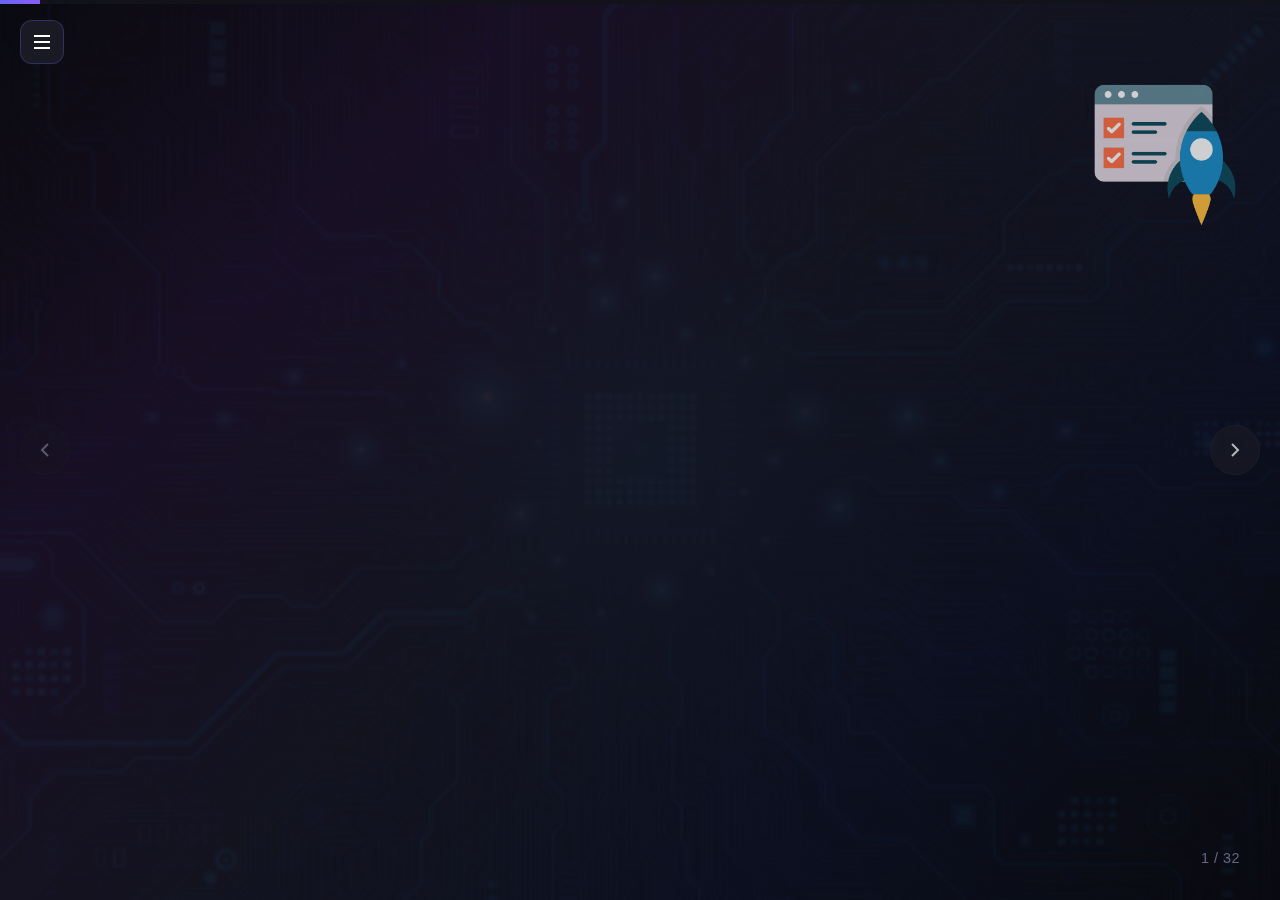
<file: index.html>
<!DOCTYPE html>
<html lang="en">
<head>










































































































































<!-- Happy downloading! 🎉---4. **Test after adding** - Open the presentation and navigate through slides to verify3. **Compress images** - Use TinyPNG.com to reduce file size for faster loading2. **Fallback enabled** - If an image fails to load, the original emoji will show instead1. **PNG format recommended** - Use PNG with transparent backgrounds for best results## 💡 Notes---```└── bg-section.png        [ ] Downloaded (optional)├── phone-frame.png       [ ] Downloaded (optional)├── confetti.png          [ ] Downloaded (optional)├── avatar-user.png       [ ] Downloaded├── icon-brain.png        [ ] Downloaded├── icon-robot.png        [ ] Downloaded├── illustration-success.png  [ ] Downloaded├── illustration-rocket.png   [ ] Downloaded├── logo.png              [ ] Downloaded├── bg-title.png          [ ] Downloadedimages/```## ✅ Quick Checklist---**Tip for Undraw.co:** You can change the illustration color to `#6366f1` before downloading!- **Text Light:** #ffffff- **Background Dark:** #0a0a0f- **Secondary Purple:** #8b5cf6- **Primary Purple:** #6366f1When downloading, try to find images with these colors:## 🎯 Color Palette for Matching---| **Icons8** | Icons & Illustrations | https://icons8.com || **Freepik** | Vectors/Illustrations | https://www.freepik.com || **Pexels** | Photos/Backgrounds | https://www.pexels.com || **Unsplash** | Photos/Backgrounds | https://unsplash.com || **Flaticon** | Icons | https://www.flaticon.com || **Undraw** | Illustrations (customizable colors) | https://undraw.co/illustrations ||--------|----------|-----|| Source | Best For | URL |## 🎨 Recommended Sources (Free)---- **Used on:** Section intro slides (optional)- **Style:** Subtle geometric or abstract pattern- **Size:** 1920x1080 px- **Type:** Section background### 10. `bg-section.png`- **Used on:** Wireframe slides (optional enhancement)- **Style:** Modern smartphone frame (iPhone/Android style)- **Size:** 300x600 px (transparent background)- **Type:** Device mockup### 9. `phone-frame.png`- **Used on:** Thank You slide background- **Opacity:** Will be displayed at 10% opacity- **Style:** Confetti celebration pattern (colorful)- **Size:** 1920x1080 px- **Type:** Background pattern### 8. `confetti.png`## 🟢 PRIORITY 3 - Optional Enhancements---- **Replaces:** 👩 emoji- **Used on:** Slide 8 (Who Is the User?)- **Style:** Friendly person illustration or professional avatar- **Size:** 120x120 px (transparent or circular)- **Type:** Avatar/Person illustration### 7. `avatar-user.png`- **Replaces:** 🧠 emoji- **Used on:** Slide 3 (Think Before You Build - YOU side)- **Style:** Brain or thinking icon (purple/blue accent)- **Size:** 80x80 px (transparent background)- **Type:** Icon/Illustration### 6. `icon-brain.png`- **Replaces:** 🤖 emoji- **Used on:** Slide 3 (Think Before You Build - AI side)- **Style:** Friendly AI robot icon- **Size:** 80x80 px (transparent background)- **Type:** Icon/Illustration### 5. `icon-robot.png`## 🟡 PRIORITY 2 - Icon Replacements---- **Download from:** Undraw.co (search "celebration" or "success")- **Used on:** Thank You slide (Slide 25)- **Style:** Success, celebration, achievement illustration- **Size:** 400x300 px (transparent background)- **Type:** Celebration illustration### 4. `illustration-success.png`- **Download from:** Undraw.co (search "startup" or "launch")- **Used on:** Title slide (floating decoration)- **Style:** Rocket launch, startup growth illustration- **Size:** 300x300 px (transparent background)- **Type:** Decorative illustration### 3. `illustration-rocket.png`- **Used on:** Title slide (Slide 1)- **Style:** Your accelerator or workshop logo- **Size:** 200x200 px (square, transparent background)- **Type:** Logo/Brand image### 2. `logo.png`- **Download from:** Unsplash, Pexels (search "dark abstract tech")- **Used on:** Title slide (Slide 1)- **Opacity:** Will be displayed at 15% opacity- **Style:** Dark abstract, tech pattern, or gradient (purple/blue tones)- **Size:** 1920x1080 px (or larger)- **Type:** Background image### 1. `bg-title.png`## 🔴 PRIORITY 1 - Most Impact (Download These First)---    <meta charset="UTF-8"> -->
    <meta name="viewport" content="width=device-width, initial-scale=1.0">
    <title>From Idea to Lovable Blueprint</title>
    <link rel="stylesheet" href="styles.css">
</head>
<body>
    <!-- Progress Bar -->
    <div class="progress-bar">
        <div class="progress-fill" id="progressFill"></div>
    </div>

    <!-- Slide Counter -->
    <div class="slide-counter" id="slideCounter">1 / 25</div>

    <!-- Navigation Arrows -->
    <button class="nav-arrow nav-prev" id="prevBtn" aria-label="Previous slide">
        <svg viewBox="0 0 24 24" fill="none" stroke="currentColor" stroke-width="2">
            <path d="M15 18l-6-6 6-6"/>
        </svg>
    </button>
    <button class="nav-arrow nav-next" id="nextBtn" aria-label="Next slide">
        <svg viewBox="0 0 24 24" fill="none" stroke="currentColor" stroke-width="2">
            <path d="M9 18l6-6-6-6"/>
        </svg>
    </button>

    <!-- Slide Navigation Menu Toggle -->
    <button class="menu-toggle" id="menuToggle" aria-label="Open slide menu">
        <svg viewBox="0 0 24 24" fill="none" stroke="currentColor" stroke-width="2">
            <path d="M4 6h16M4 12h16M4 18h16"/>
        </svg>
    </button>

    <!-- Slide Navigation Menu -->
    <nav class="slide-menu" id="slideMenu">
        <div class="slide-menu-header">
            <h3>📑 Slides</h3>
            <button class="menu-close" id="menuClose">✕</button>
        </div>
        <div class="slide-menu-content">
            <div class="menu-section">
                <h4>Section 1 – Introduction</h4>
                <ul>
                    <li><a href="#" data-goto="1">1. Workshop Title</a></li>
                    <li><a href="#" data-goto="2">2. Why This Workshop Matters</a></li>
                    <li><a href="#" data-goto="3">3. Think Before You Build</a></li>
                </ul>
            </div>
            <div class="menu-section">
                <h4>Section 2 – See Your App First</h4>
                <ul>
                    <li><a href="#" data-goto="4">4. Understand Your App First</a></li>
                    <li><a href="#" data-goto="5">5. See Your App in Your Head</a></li>
                    <li><a href="#" data-goto="6">6. Quick Sketching</a></li>
                </ul>
            </div>
            <div class="menu-section">
                <h4>Section 3 – The User</h4>
                <ul>
                    <li><a href="#" data-goto="7">7. The App Is Not For You</a></li>
                    <li><a href="#" data-goto="8">8. Who Is the User?</a></li>
                    <li><a href="#" data-goto="9">9. User Goal</a></li>
                </ul>
            </div>
            <div class="menu-section">
                <h4>Section 4 – User Actions</h4>
                <ul>
                    <li><a href="#" data-goto="10">10. Focus on What User Can Do</a></li>
                    <li><a href="#" data-goto="11">11. Writing User Actions</a></li>
                    <li><a href="#" data-goto="12">12. Example: Grocery App</a></li>
                    <li><a href="#" data-goto="12b">12b. Example: Fitness App</a></li>
                    <li><a href="#" data-goto="12c">12c. Example: Food Delivery</a></li>
                    <li><a href="#" data-goto="12d">12d. Example: Hotel Booking</a></li>
                </ul>
            </div>
            <div class="menu-section">
                <h4>Section 5 – User Flow</h4>
                <ul>
                    <li><a href="#" data-goto="13">13. What Is User Flow?</a></li>
                    <li><a href="#" data-goto="14">14. Simple User Flow</a></li>
                    <li><a href="#" data-goto="15">15. Writing User Flow</a></li>
                    <li><a href="#" data-goto="16">16. Example Flow</a></li>
                </ul>
            </div>
            <div class="menu-section">
                <h4>Section 6 – Sketching Screens</h4>
                <ul>
                    <li><a href="#" data-goto="17">17. Draw What You See</a></li>
                    <li><a href="#" data-goto="18">18. Wireframes</a></li>
                    <li><a href="#" data-goto="18b">18b. More Wireframe Examples</a></li>
                    <li><a href="#" data-goto="18c">18c. Admin Wireframes</a></li>
                </ul>
            </div>
            <div class="menu-section">
                <h4>Section 7 – The Prompt</h4>
                <ul>
                    <li><a href="#" data-goto="19">19. Putting It All Together</a></li>
                    <li><a href="#" data-goto="20">20. Prompt Structure</a></li>
                    <li><a href="#" data-goto="21">21. Full Prompt Example</a></li>
                    <li><a href="#" data-goto="21b">21b. More Prompt Tips</a></li>
                    <li><a href="#" data-goto="21c">21c. Practice Writing</a></li>
                </ul>
            </div>
            <div class="menu-section">
                <h4>Section 8 – Next Steps</h4>
                <ul>
                    <li><a href="#" data-goto="22">22. Recap</a></li>
                    <li><a href="#" data-goto="23">23. Before Next Workshop</a></li>
                    <li><a href="#" data-goto="24">24. Key Takeaway</a></li>
                    <li><a href="#" data-goto="25">25. Thank You</a></li>
                </ul>
            </div>
            <div class="menu-section menu-section-guides">
                <h4>📖 Detailed Guides</h4>
                <ul>
                    <li><a href="pages/understanding-app.html" target="_blank">Understanding Your App</a></li>
                    <li><a href="pages/defining-users.html" target="_blank">Defining Users</a></li>
                    <li><a href="pages/user-goals.html" target="_blank">User Goals</a></li>
                    <li><a href="pages/user-actions.html" target="_blank">User Actions</a></li>
                    <li><a href="pages/user-flow.html" target="_blank">User Flow</a></li>
                    <li><a href="pages/sketching-screens.html" target="_blank">Sketching Screens</a></li>
                    <li><a href="pages/writing-prompts.html" target="_blank">Writing Prompts</a></li>
                </ul>
            </div>
        </div>
    </nav>

    <!-- Presentation Container -->
    <div class="presentation" id="presentation">

        <!-- ========== SECTION 1: INTRODUCTION & MINDSET ========== -->

        <!-- Slide 1: Title -->
        <section class="slide active has-bg-image" data-slide="1">
            <!-- Floating illustration (optional) -->
            <img src="images/illustration-rocket.png" alt="" class="floating-illustration top-right animate-fade-in delay-5">
            <div class="slide-content">
                <div class="section-label animate-fade-in">Section 1 – Introduction</div>
                <!-- Optional: Logo image -->
                <img src="images/logo.png" alt="Workshop Logo" class="slide-image small animate-fade-in" style="margin-bottom: 1rem;">
                <h1 class="title-large animate-slide-up">From Idea to Lovable Blueprint</h1>
                <h2 class="subtitle animate-slide-up delay-1">Prepare Your App<br>Before Writing AI Prompts</h2>
                <div class="divider animate-scale-in delay-2"></div>
                <p class="tagline animate-fade-in delay-3">Think first. Build smarter.</p>
            </div>

        </section>

        <!-- Slide 2: Why This Workshop Matters -->
        <section class="slide" data-slide="2">
            <div class="slide-content">
                <div class="section-label animate-fade-in">Introduction</div>
                <h2 class="title animate-slide-up">Why This Workshop Matters</h2>
                <div class="content-grid">
                    <div class="card animate-fade-in delay-1">
                        <div class="card-icon">🚀</div>
                        <h3>Startups Move Fast</h3>
                        <p>You want to build quickly.<br>That's good.</p>
                    </div>
                    <div class="card animate-fade-in delay-2">
                        <div class="card-icon">🤖</div>
                        <h3>AI Is Powerful</h3>
                        <p>AI can build apps in hours.<br>Not weeks.</p>
                    </div>
                    <div class="card animate-fade-in delay-3">
                        <div class="card-icon">⚠️</div>
                        <h3>Bad Thinking = Bad Product</h3>
                        <p>If you don't think clearly,<br>AI builds the wrong thing.</p>
                    </div>
                </div>
            </div>
        </section>

        <!-- Slide 3: Think Before You Build -->
        <section class="slide" data-slide="3">
            <div class="slide-content">
                <div class="section-label animate-fade-in">Introduction</div>
                <h2 class="title animate-slide-up">Think Before You Build</h2>
                <div class="two-column animate-fade-in delay-1">
                    <div class="column">
                        <div class="role-card">
                            <!-- Replace emoji with image: images/icon-robot.png -->
                            <img src="images/icon-robot.png" alt="AI Robot" class="icon-image large" onerror="this.style.display='none';this.nextElementSibling.style.display='block';">
                            <div class="role-icon" style="display:none;">🤖</div>
                            <h3>AI</h3>
                            <p class="role-description">The Fast Builder</p>
                            <p>AI writes code quickly.<br>AI follows your instructions.</p>
                        </div>
                    </div>
                    <div class="column">
                        <div class="role-card highlight">
                            <!-- Replace emoji with image: images/icon-brain.png -->
                            <img src="images/icon-brain.png" alt="Your Brain" class="icon-image large" onerror="this.style.display='none';this.nextElementSibling.style.display='block';">
                            <div class="role-icon" style="display:none;">🧠</div>
                            <h3>YOU</h3>
                            <p class="role-description">The Architect</p>
                            <p>You decide what to build.<br>You give clear instructions.</p>
                        </div>
                    </div>
                </div>
                <div class="key-message animate-slide-up delay-2">
                    <p>"AI builds exactly what you explain.<br>So first, you must understand your app clearly."</p>
                </div>
            </div>
        </section>

        <!-- ========== SECTION 2: SEE YOUR APP FIRST ========== -->

        <!-- Slide 4: You Must Understand Your App First -->
        <section class="slide" data-slide="4">
            <div class="slide-content">
                <div class="section-label animate-fade-in">Section 2 – See Your App First</div>
                <h2 class="title animate-slide-up">You Must Understand Your App First</h2>
                <div class="comparison animate-fade-in delay-1">
                    <div class="comparison-item wrong">
                        <div class="icon">❌</div>
                        <h3>Don't Start Here</h3>
                        <p>"Hey AI, build me an app..."</p>
                    </div>
                    <div class="arrow">→</div>
                    <div class="comparison-item right">
                        <div class="icon">✅</div>
                        <h3>Start Here</h3>
                        <p>"I understand my app. Now I can explain it."</p>
                    </div>
                </div>
                <div class="principle-box animate-slide-up delay-2">
                    <h3>The Rule</h3>
                    <p>Do not start with prompts.<br><strong>Start with clarity.</strong></p>
                </div>
                <a href="pages/understanding-app.html" target="_blank" class="slide-detail-link animate-fade-in delay-3">
                    <svg viewBox="0 0 24 24" fill="none" stroke="currentColor" stroke-width="2"><path d="M12 6.253v13m0-13C10.832 5.477 9.246 5 7.5 5S4.168 5.477 3 6.253v13C4.168 18.477 5.754 18 7.5 18s3.332.477 4.5 1.253m0-13C13.168 5.477 14.754 5 16.5 5c1.747 0 3.332.477 4.5 1.253v13C19.832 18.477 18.247 18 16.5 18c-1.746 0-3.332.477-4.5 1.253"/></svg>
                    Learn More: Understanding Your App
                </a>
            </div>
        </section>

        <!-- Slide 5: See Your App in Your Head -->
        <section class="slide" data-slide="5">
            <div class="slide-content">
                <div class="section-label animate-fade-in">See Your App First</div>
                <h2 class="title animate-slide-up">See Your App in Your Head</h2>
                <div class="visualization animate-fade-in delay-1">
                    <div class="brain-icon">🧠</div>
                    <div class="thought-bubble">
                        <div class="screen-mockup">
                            <div class="mockup-header"></div>
                            <div class="mockup-content">
                                <div class="mockup-box"></div>
                                <div class="mockup-box"></div>
                            </div>
                        </div>
                    </div>
                </div>
                <div class="instruction-list animate-slide-up delay-2">
                    <div class="instruction-item">
                        <span class="number">1</span>
                        <p>Close your eyes</p>
                    </div>
                    <div class="instruction-item">
                        <span class="number">2</span>
                        <p>Imagine the screens</p>
                    </div>
                    <div class="instruction-item">
                        <span class="number">3</span>
                        <p>Imagine the clicks</p>
                    </div>
                    <div class="instruction-item">
                        <span class="number">4</span>
                        <p>Imagine what happens next</p>
                    </div>
                </div>
            </div>
        </section>

        <!-- Slide 6: Quick Sketching -->
        <section class="slide" data-slide="6">
            <div class="slide-content">
                <div class="section-label animate-fade-in">See Your App First</div>
                <h2 class="title animate-slide-up">Quick Sketching</h2>
                <p class="subtitle-text animate-fade-in delay-1">Optional but Powerful</p>
                <div class="sketch-demo animate-fade-in delay-2">
                    <div class="paper-sketch">
                        <div class="sketch-box">
                            <span>Logo</span>
                        </div>
                        <div class="sketch-box wide">
                            <span>Search Box</span>
                        </div>
                        <div class="sketch-grid">
                            <div class="sketch-box small"><span>Item</span></div>
                            <div class="sketch-box small"><span>Item</span></div>
                            <div class="sketch-box small"><span>Item</span></div>
                        </div>
                        <div class="sketch-box">
                            <span>Button: Buy</span>
                        </div>
                    </div>
                </div>
                <div class="tips-row animate-slide-up delay-3">
                    <div class="tip">
                        <span class="tip-icon">📝</span>
                        <p>Paper is enough</p>
                    </div>
                    <div class="tip">
                        <span class="tip-icon">⬜</span>
                        <p>Boxes and words</p>
                    </div>
                    <div class="tip">
                        <span class="tip-icon">🎨</span>
                        <p>Not about design</p>
                    </div>
                </div>
            </div>
        </section>

        <!-- ========== SECTION 3: THE USER ========== -->

        <!-- Slide 7: The App Is Not For You -->
        <section class="slide" data-slide="7">
            <div class="slide-content">
                <div class="section-label animate-fade-in">Section 3 – The User</div>
                <h2 class="title animate-slide-up">The App Is Not For You</h2>
                <div class="contrast-visual animate-fade-in delay-1">
                    <div class="person you">
                        <div class="person-icon">👤</div>
                        <p>You</p>
                        <span class="label">Builder</span>
                    </div>
                    <div class="arrow-visual">≠</div>
                    <div class="person user">
                        <div class="person-icon">👥</div>
                        <p>The User</p>
                        <span class="label">Who uses the app</span>
                    </div>
                </div>
                <div class="key-points animate-slide-up delay-2">
                    <div class="key-point">
                        <span class="bullet">•</span>
                        <p>The app is for the user</p>
                    </div>
                    <div class="key-point">
                        <span class="bullet">•</span>
                        <p>Think about <strong>one user</strong> only</p>
                    </div>
                    <div class="key-point">
                        <span class="bullet">•</span>
                        <p>Understand their life</p>
                    </div>
                </div>
                <a href="pages/defining-users.html" target="_blank" class="slide-detail-link animate-fade-in delay-3">
                    <svg viewBox="0 0 24 24" fill="none" stroke="currentColor" stroke-width="2"><path d="M12 6.253v13m0-13C10.832 5.477 9.246 5 7.5 5S4.168 5.477 3 6.253v13C4.168 18.477 5.754 18 7.5 18s3.332.477 4.5 1.253m0-13C13.168 5.477 14.754 5 16.5 5c1.747 0 3.332.477 4.5 1.253v13C19.832 18.477 18.247 18 16.5 18c-1.746 0-3.332.477-4.5 1.253"/></svg>
                    Learn More: Defining Users
                </a>
            </div>
        </section>

        <!-- Slide 8: Who Is the User? -->
        <section class="slide" data-slide="8">
            <div class="slide-content">
                <div class="section-label animate-fade-in">The User</div>
                <h2 class="title animate-slide-up">Who Is the User?</h2>
                <div class="user-definition animate-fade-in delay-1">
                    <div class="user-card">
                        <!-- Replace emoji with image: images/avatar-user.png -->
                        <img src="images/avatar-user.png" alt="User Avatar" class="avatar-image large" onerror="this.style.display='none';this.nextElementSibling.style.display='flex';">
                        <div class="user-avatar" style="display:none;">👩</div>
                        <div class="user-details">
                            <h3>A Real Person</h3>
                            <ul>
                                <li>Name: Mohamed</li>
                                <li>Age: 28</li>
                                <li>Job: Office worker</li>
                                <li>Life: Busy, tired after work</li>
                            </ul>
                        </div>
                    </div>
                </div>
                <div class="problem-box animate-slide-up delay-2">
                    <h3>A Real Problem</h3>
                    <p>"Mohamed wants to buy groceries but has no time to go to the store."</p>
                </div>
                <div class="reminder animate-fade-in delay-3">
                    <p>Real person + Real problem = Good start</p>
                </div>
            </div>
        </section>

        <!-- Slide 9: User Goal -->
        <section class="slide" data-slide="9">
            <div class="slide-content">
                <div class="section-label animate-fade-in">The User</div>
                <h2 class="title animate-slide-up">User Goal</h2>
                <p class="subtitle-text animate-fade-in delay-1">One clear sentence</p>
                <div class="goal-template animate-fade-in delay-2">
                    <div class="template-box">
                        <p class="template-text">"The user wants to <span class="highlight-text">[do something]</span>"</p>
                    </div>
                </div>
                <div class="examples-list animate-slide-up delay-3">
                    <h3>Examples:</h3>
                    <div class="example-item">
                        <span class="app-type">🛒 E-commerce:</span>
                        <p>"The user wants to buy products from home."</p>
                    </div>
                    <div class="example-item">
                        <span class="app-type">📝 Tasks app:</span>
                        <p>"The user wants to remember things to do."</p>
                    </div>
                    <div class="example-item">
                        <span class="app-type">📅 Booking app:</span>
                        <p>"The user wants to book appointments easily."</p>
                    </div>
                </div>
                <div class="question-box animate-fade-in delay-4">
                    <p><strong>Ask yourself:</strong> Why does the user open this app?</p>
                </div>
                <a href="pages/user-goals.html" target="_blank" class="slide-detail-link animate-fade-in delay-5">
                    <svg viewBox="0 0 24 24" fill="none" stroke="currentColor" stroke-width="2"><path d="M12 6.253v13m0-13C10.832 5.477 9.246 5 7.5 5S4.168 5.477 3 6.253v13C4.168 18.477 5.754 18 7.5 18s3.332.477 4.5 1.253m0-13C13.168 5.477 14.754 5 16.5 5c1.747 0 3.332.477 4.5 1.253v13C19.832 18.477 18.247 18 16.5 18c-1.746 0-3.332.477-4.5 1.253"/></svg>
                    Learn More: User Goals
                </a>
            </div>
        </section>

        <!-- ========== SECTION 4: USER ACTIONS ========== -->

        <!-- Slide 10: Focus on What the User Can Do -->
        <section class="slide" data-slide="10">
            <div class="slide-content">
                <div class="section-label animate-fade-in">Section 4 – User Actions</div>
                <h2 class="title animate-slide-up">Focus on What the User Can Do</h2>
                <div class="central-message animate-fade-in delay-1">
                    <div class="message-box">
                        <p class="big-text">Actions explain the app</p>
                    </div>
                </div>
                <div class="action-preview animate-slide-up delay-2">
                    <div class="action-item">
                        <span class="action-icon">👆</span>
                        <p>User can <strong>click</strong></p>
                    </div>
                    <div class="action-item">
                        <span class="action-icon">👀</span>
                        <p>User can <strong>see</strong></p>
                    </div>
                    <div class="action-item">
                        <span class="action-icon">➕</span>
                        <p>User can <strong>add</strong></p>
                    </div>
                    <div class="action-item">
                        <span class="action-icon">🛒</span>
                        <p>User can <strong>buy</strong></p>
                    </div>
                </div>
                <div class="principle animate-fade-in delay-3">
                    <p>If you can list the actions, you understand the app.</p>
                </div>
                <a href="pages/user-actions.html" target="_blank" class="slide-detail-link animate-fade-in delay-4">
                    <svg viewBox="0 0 24 24" fill="none" stroke="currentColor" stroke-width="2"><path d="M12 6.253v13m0-13C10.832 5.477 9.246 5 7.5 5S4.168 5.477 3 6.253v13C4.168 18.477 5.754 18 7.5 18s3.332.477 4.5 1.253m0-13C13.168 5.477 14.754 5 16.5 5c1.747 0 3.332.477 4.5 1.253v13C19.832 18.477 18.247 18 16.5 18c-1.746 0-3.332.477-4.5 1.253"/></svg>
                    Learn More: User Actions
                </a>
            </div>
        </section>

        <!-- Slide 11: User Actions Explained -->
        <section class="slide" data-slide="11">
            <div class="slide-content">
                <div class="section-label animate-fade-in">User Actions</div>
                <h2 class="title animate-slide-up">User Actions Explained</h2>
                <div class="formula animate-fade-in delay-1">
                    <div class="formula-box">
                        <span class="formula-part">"User can</span>
                        <span class="formula-part highlight">[action]</span>
                        <span class="formula-part">"</span>
                    </div>
                </div>
                <div class="action-examples animate-slide-up delay-2">
                    <div class="action-row">
                        <span class="check">✓</span>
                        <p>User can <strong>see</strong> products</p>
                    </div>
                    <div class="action-row">
                        <span class="check">✓</span>
                        <p>User can <strong>search</strong> for items</p>
                    </div>
                    <div class="action-row">
                        <span class="check">✓</span>
                        <p>User can <strong>add</strong> item to cart</p>
                    </div>
                    <div class="action-row">
                        <span class="check">✓</span>
                        <p>User can <strong>remove</strong> item from cart</p>
                    </div>
                    <div class="action-row">
                        <span class="check">✓</span>
                        <p>User can <strong>buy</strong> items</p>
                    </div>
                    <div class="action-row">
                        <span class="check">✓</span>
                        <p>User can <strong>see</strong> order history</p>
                    </div>
                </div>
                <div class="tip-box animate-fade-in delay-3">
                    <p>💡 Each action = one thing the user can do</p>
                </div>
            </div>
        </section>

        <!-- Slide 12: Example – User Actions -->
        <section class="slide" data-slide="12">
            <div class="slide-content">
                <div class="section-label animate-fade-in">User Actions</div>
                <h2 class="title animate-slide-up">Example – User Actions</h2>
                <div class="example-tabs animate-fade-in delay-1">
                    <div class="tab active" data-tab="ecommerce">🛒 E-commerce App</div>
                    <div class="tab" data-tab="tasks">📝 Tasks App</div>
                </div>
                <div class="tab-content active" id="ecommerce">
                    <div class="action-list animate-slide-up delay-2">
                        <div class="action-card">User can see all products</div>
                        <div class="action-card">User can search for a product</div>
                        <div class="action-card">User can see product details</div>
                        <div class="action-card">User can add product to cart</div>
                        <div class="action-card">User can see cart</div>
                        <div class="action-card">User can buy products</div>
                        <div class="action-card">User can see order history</div>
                    </div>
                </div>
                <div class="tab-content" id="tasks">
                    <div class="action-list">
                        <div class="action-card">User can see all tasks</div>
                        <div class="action-card">User can add a new task</div>
                        <div class="action-card">User can mark task as done</div>
                        <div class="action-card">User can delete a task</div>
                        <div class="action-card">User can edit a task</div>
                        <div class="action-card">User can filter tasks</div>
                    </div>
                </div>
            </div>
        </section>

        <!-- Slide 12B: More App Examples - Booking App -->
        <section class="slide" data-slide="12b">
            <div class="slide-content">
                <div class="section-label animate-fade-in">User Actions – More Examples</div>
                <h2 class="title animate-slide-up">Example: Hotel Booking App</h2>
                <div class="app-example-card animate-fade-in delay-1">
                    <div class="app-header">
                        <span class="app-icon">🏨</span>
                        <h3>Hotel Booking App</h3>
                    </div>
                    <div class="app-details">
                        <div class="detail-row">
                            <span class="detail-label">👤 User:</span>
                            <span class="detail-value">Traveler looking for a place to stay</span>
                        </div>
                        <div class="detail-row">
                            <span class="detail-label">🎯 Goal:</span>
                            <span class="detail-value">Find and book a hotel room quickly</span>
                        </div>
                    </div>
                    <div class="actions-grid-compact">
                        <div class="action-chip">🔍 Search hotels by city</div>
                        <div class="action-chip">📅 Pick check-in date</div>
                        <div class="action-chip">📅 Pick check-out date</div>
                        <div class="action-chip">👀 View hotel details</div>
                        <div class="action-chip">📸 See hotel photos</div>
                        <div class="action-chip">💳 Book room</div>
                        <div class="action-chip">📧 Get confirmation</div>
                    </div>
                </div>
            </div>
        </section>

        <!-- Slide 12C: More App Examples - Fitness App -->
        <section class="slide" data-slide="12c">
            <div class="slide-content">
                <div class="section-label animate-fade-in">User Actions – More Examples</div>
                <h2 class="title animate-slide-up">Example: Fitness App</h2>
                <div class="app-example-card animate-fade-in delay-1">
                    <div class="app-header">
                        <span class="app-icon">💪</span>
                        <h3>Home Workout App</h3>
                    </div>
                    <div class="app-details">
                        <div class="detail-row">
                            <span class="detail-label">👤 User:</span>
                            <span class="detail-value">Person who wants to exercise at home</span>
                        </div>
                        <div class="detail-row">
                            <span class="detail-label">🎯 Goal:</span>
                            <span class="detail-value">Follow workout videos and track progress</span>
                        </div>
                    </div>
                    <div class="actions-grid-compact">
                        <div class="action-chip">📋 Choose workout type</div>
                        <div class="action-chip">⏱️ Set workout time</div>
                        <div class="action-chip">▶️ Start workout video</div>
                        <div class="action-chip">⏸️ Pause workout</div>
                        <div class="action-chip">✅ Mark workout done</div>
                        <div class="action-chip">📊 See progress chart</div>
                        <div class="action-chip">🏆 Earn badges</div>
                    </div>
                </div>
            </div>
        </section>

        <!-- Slide 12D: More App Examples - Learning App -->
        <section class="slide" data-slide="12d">
            <div class="slide-content">
                <div class="section-label animate-fade-in">User Actions – More Examples</div>
                <h2 class="title animate-slide-up">Example: Learning App</h2>
                <div class="app-example-card animate-fade-in delay-1">
                    <div class="app-header">
                        <span class="app-icon">📚</span>
                        <h3>Language Learning App</h3>
                    </div>
                    <div class="app-details">
                        <div class="detail-row">
                            <span class="detail-label">👤 User:</span>
                            <span class="detail-value">Student who wants to learn new language</span>
                        </div>
                        <div class="detail-row">
                            <span class="detail-label">🎯 Goal:</span>
                            <span class="detail-value">Practice vocabulary and grammar daily</span>
                        </div>
                    </div>
                    <div class="actions-grid-compact">
                        <div class="action-chip">🌍 Choose language</div>
                        <div class="action-chip">📖 Start lesson</div>
                        <div class="action-chip">🎯 Answer quiz</div>
                        <div class="action-chip">🔊 Listen to word</div>
                        <div class="action-chip">🎤 Speak answer</div>
                        <div class="action-chip">📈 See daily streak</div>
                        <div class="action-chip">🎁 Unlock rewards</div>
                    </div>
                </div>
                <div class="pattern-note animate-slide-up delay-2">
                    <p>💡 <strong>Pattern:</strong> Every app has User + Goal + 5-7 Actions</p>
                </div>
            </div>
        </section>

        <!-- ========== SECTION 5: USER FLOW ========== -->

        <!-- Slide 13: How the User Moves Inside the App -->
        <section class="slide" data-slide="13">
            <div class="slide-content">
                <div class="section-label animate-fade-in">Section 5 – User Flow</div>
                <h2 class="title animate-slide-up">How the User Moves Inside the App</h2>
                <div class="flow-visual animate-fade-in delay-1">
                    <div class="flow-step">
                        <div class="step-circle">1</div>
                        <p>Open app</p>
                    </div>
                    <div class="flow-arrow">→</div>
                    <div class="flow-step">
                        <div class="step-circle">2</div>
                        <p>See screen</p>
                    </div>
                    <div class="flow-arrow">→</div>
                    <div class="flow-step">
                        <div class="step-circle">3</div>
                        <p>Click button</p>
                    </div>
                    <div class="flow-arrow">→</div>
                    <div class="flow-step">
                        <div class="step-circle">4</div>
                        <p>Next screen</p>
                    </div>
                    <div class="flow-arrow">→</div>
                    <div class="flow-step">
                        <div class="step-circle">5</div>
                        <p>Done!</p>
                    </div>
                </div>
                <div class="concept-box animate-slide-up delay-2">
                    <h3>User Flow = The Path</h3>
                    <p>Step by step, from start to finish.</p>
                </div>
                <a href="pages/user-flow.html" target="_blank" class="slide-detail-link animate-fade-in delay-3">
                    <svg viewBox="0 0 24 24" fill="none" stroke="currentColor" stroke-width="2"><path d="M12 6.253v13m0-13C10.832 5.477 9.246 5 7.5 5S4.168 5.477 3 6.253v13C4.168 18.477 5.754 18 7.5 18s3.332.477 4.5 1.253m0-13C13.168 5.477 14.754 5 16.5 5c1.747 0 3.332.477 4.5 1.253v13C19.832 18.477 18.247 18 16.5 18c-1.746 0-3.332.477-4.5 1.253"/></svg>
                    Learn More: User Flow
                </a>
            </div>
        </section>

        <!-- Slide 14: Simple User Flow Template -->
        <section class="slide" data-slide="14">
            <div class="slide-content">
                <div class="section-label animate-fade-in">User Flow</div>
                <h2 class="title animate-slide-up">Simple User Flow Template</h2>
                <p class="subtitle-text animate-fade-in delay-1">4–5 steps is enough</p>
                <div class="template-flow animate-fade-in delay-2">
                    <div class="flow-template-step">
                        <span class="step-num">Step 1:</span>
                        <div class="step-blank">User opens the app</div>
                    </div>
                    <div class="flow-template-step">
                        <span class="step-num">Step 2:</span>
                        <div class="step-blank">User sees [something]</div>
                    </div>
                    <div class="flow-template-step">
                        <span class="step-num">Step 3:</span>
                        <div class="step-blank">User clicks [something]</div>
                    </div>
                    <div class="flow-template-step">
                        <span class="step-num">Step 4:</span>
                        <div class="step-blank">User does [action]</div>
                    </div>
                    <div class="flow-template-step">
                        <span class="step-num">Step 5:</span>
                        <div class="step-blank">User achieves goal ✓</div>
                    </div>
                </div>
                <div class="tip-box animate-slide-up delay-3">
                    <p>💡 Focus on the main path. Not every possible click.</p>
                </div>
            </div>
        </section>

        <!-- Slide 15: Example – User Flow -->
        <section class="slide" data-slide="15">
            <div class="slide-content">
                <div class="section-label animate-fade-in">User Flow</div>
                <h2 class="title animate-slide-up">Example – User Flow</h2>
                <p class="subtitle-text animate-fade-in delay-1">🛒 E-commerce App: Buying a Product</p>
                <div class="flow-example animate-fade-in delay-2">
                    <div class="flow-example-step">
                        <div class="flow-num">1</div>
                        <div class="flow-desc">
                            <strong>User opens the app</strong>
                            <span>→ Sees home screen with products</span>
                        </div>
                    </div>
                    <div class="flow-example-step">
                        <div class="flow-num">2</div>
                        <div class="flow-desc">
                            <strong>User clicks on a product</strong>
                            <span>→ Sees product details</span>
                        </div>
                    </div>
                    <div class="flow-example-step">
                        <div class="flow-num">3</div>
                        <div class="flow-desc">
                            <strong>User clicks "Add to Cart"</strong>
                            <span>→ Product goes to cart</span>
                        </div>
                    </div>
                    <div class="flow-example-step">
                        <div class="flow-num">4</div>
                        <div class="flow-desc">
                            <strong>User clicks "Cart"</strong>
                            <span>→ Sees all items in cart</span>
                        </div>
                    </div>
                    <div class="flow-example-step">
                        <div class="flow-num">5</div>
                        <div class="flow-desc">
                            <strong>User clicks "Buy"</strong>
                            <span>→ Order is complete ✓</span>
                        </div>
                    </div>
                </div>
            </div>
        </section>

        <!-- ========== SECTION 6: SCREENS (TEXT WIREFRAMES) ========== -->

        <!-- Slide 16: Screens Have a Purpose -->
        <section class="slide" data-slide="16">
            <div class="slide-content">
                <div class="section-label animate-fade-in">Section 6 – Screens</div>
                <h2 class="title animate-slide-up">Screens Have a Purpose</h2>
                <div class="screens-concept animate-fade-in delay-1">
                    <div class="screen-card">
                        <div class="screen-preview">
                            <div class="screen-icon">🏠</div>
                        </div>
                        <h3>Home Screen</h3>
                        <p>Shows products</p>
                    </div>
                    <div class="screen-card">
                        <div class="screen-preview">
                            <div class="screen-icon">📦</div>
                        </div>
                        <h3>Product Screen</h3>
                        <p>Shows details</p>
                    </div>
                    <div class="screen-card">
                        <div class="screen-preview">
                            <div class="screen-icon">🛒</div>
                        </div>
                        <h3>Cart Screen</h3>
                        <p>Shows items to buy</p>
                    </div>
                </div>
                <div class="principle-box animate-slide-up delay-2">
                    <h3>The Rule</h3>
                    <p>Each screen helps the user do <strong>one thing</strong>.</p>
                </div>
                <a href="pages/sketching-screens.html" target="_blank" class="slide-detail-link animate-fade-in delay-3">
                    <svg viewBox="0 0 24 24" fill="none" stroke="currentColor" stroke-width="2"><path d="M12 6.253v13m0-13C10.832 5.477 9.246 5 7.5 5S4.168 5.477 3 6.253v13C4.168 18.477 5.754 18 7.5 18s3.332.477 4.5 1.253m0-13C13.168 5.477 14.754 5 16.5 5c1.747 0 3.332.477 4.5 1.253v13C19.832 18.477 18.247 18 16.5 18c-1.746 0-3.332.477-4.5 1.253"/></svg>
                    Learn More: Sketching Screens
                </a>
            </div>
        </section>

        <!-- Slide 17: Text Wireframes -->
        <section class="slide" data-slide="17">
            <div class="slide-content">
                <div class="section-label animate-fade-in">Screens</div>
                <h2 class="title animate-slide-up">Text Wireframes</h2>
                <p class="subtitle-text animate-fade-in delay-1">No design tools needed. Just text.</p>
                <div class="wireframe-demo animate-fade-in delay-2">
                    <div class="text-wireframe">
                        <div class="wireframe-title">📱 Home Screen</div>
                        <div class="wireframe-content">
                            <p>- Logo at top</p>
                            <p>- Search bar</p>
                            <p>- List of products (image, name, price)</p>
                            <p>- Button: "Add to Cart" on each product</p>
                            <p>- Cart icon at top right</p>
                        </div>
                    </div>
                </div>
                <div class="benefits animate-slide-up delay-3">
                    <div class="benefit">
                        <span>✓</span>
                        <p>Fast to write</p>
                    </div>
                    <div class="benefit">
                        <span>✓</span>
                        <p>Easy to change</p>
                    </div>
                    <div class="benefit">
                        <span>✓</span>
                        <p>AI understands it</p>
                    </div>
                </div>
            </div>
        </section>

        <!-- Slide 18: Example – Text Wireframe -->
        <section class="slide" data-slide="18">
            <div class="slide-content">
                <div class="section-label animate-fade-in">Screens</div>
                <h2 class="title animate-slide-up">Example – Text Wireframe</h2>
                <div class="wireframe-examples animate-fade-in delay-1">
                    <div class="wireframe-card">
                        <div class="wireframe-header">📱 Product Details Screen</div>
                        <div class="wireframe-body">
                            <p>- Back button (top left)</p>
                            <p>- Product image (large)</p>
                            <p>- Product name</p>
                            <p>- Product price</p>
                            <p>- Product description</p>
                            <p>- Quantity selector (+/-)</p>
                            <p>- Button: "Add to Cart"</p>
                        </div>
                    </div>
                    <div class="wireframe-card">
                        <div class="wireframe-header">📱 Cart Screen</div>
                        <div class="wireframe-body">
                            <p>- Title: "Your Cart"</p>
                            <p>- List of cart items</p>
                            <p>&nbsp;&nbsp;- Item image (small)</p>
                            <p>&nbsp;&nbsp;- Item name</p>
                            <p>&nbsp;&nbsp;- Item price</p>
                            <p>&nbsp;&nbsp;- Remove button</p>
                            <p>- Total price</p>
                            <p>- Button: "Buy Now"</p>
                        </div>
                    </div>
                </div>
            </div>
        </section>

        <!-- Slide 18B: More Wireframe Examples -->
        <section class="slide" data-slide="18b">
            <div class="slide-content">
                <div class="section-label animate-fade-in">Screens – More Examples</div>
                <h2 class="title animate-slide-up">More Wireframe Examples</h2>
                <div class="wireframe-examples animate-fade-in delay-1">
                    <div class="wireframe-card">
                        <div class="wireframe-header">📱 Login Screen</div>
                        <div class="wireframe-body">
                            <p>- App logo (center)</p>
                            <p>- Text: "Welcome Back"</p>
                            <p>- Email input field</p>
                            <p>- Password input field</p>
                            <p>- "Forgot password?" link</p>
                            <p>- Button: "Login"</p>
                            <p>- Text: "Don't have account?"</p>
                            <p>- Link: "Sign Up"</p>
                        </div>
                    </div>
                    <div class="wireframe-card">
                        <div class="wireframe-header">📱 Profile Screen</div>
                        <div class="wireframe-body">
                            <p>- Profile photo (circle)</p>
                            <p>- User name</p>
                            <p>- User email</p>
                            <p>- Button: "Edit Profile"</p>
                            <p>- Menu: "My Orders"</p>
                            <p>- Menu: "Settings"</p>
                            <p>- Menu: "Help"</p>
                            <p>- Button: "Logout"</p>
                        </div>
                    </div>
                </div>
            </div>
        </section>

        <!-- Slide 18C: Wireframe for Different App Types -->
        <section class="slide" data-slide="18c">
            <div class="slide-content">
                <div class="section-label animate-fade-in">Screens – Different Apps</div>
                <h2 class="title animate-slide-up">Wireframes for Different Apps</h2>
                <div class="wireframe-examples animate-fade-in delay-1">
                    <div class="wireframe-card">
                        <div class="wireframe-header">🏨 Hotel Booking - Search Screen</div>
                        <div class="wireframe-body">
                            <p>- Title: "Find Hotels"</p>
                            <p>- Input: "City or Location"</p>
                            <p>- Date picker: Check-in</p>
                            <p>- Date picker: Check-out</p>
                            <p>- Guests selector (1, 2, 3...)</p>
                            <p>- Button: "Search Hotels"</p>
                        </div>
                    </div>
                    <div class="wireframe-card">
                        <div class="wireframe-header">💪 Fitness - Workout Screen</div>
                        <div class="wireframe-body">
                            <p>- Title: "Today's Workout"</p>
                            <p>- Video player (large)</p>
                            <p>- Timer: "03:45"</p>
                            <p>- Progress bar</p>
                            <p>- Button: "Pause"</p>
                            <p>- Button: "Skip Exercise"</p>
                        </div>
                    </div>
                </div>
                <div class="tip-box animate-slide-up delay-2">
                    <p>💡 <strong>Tip:</strong> Copy this format for YOUR app screens!</p>
                </div>
            </div>
        </section>

        <!-- ========== SECTION 7: FROM THINKING TO AI PROMPT ========== -->

        <!-- Slide 19: From Thinking to Prompt -->
        <section class="slide" data-slide="19">
            <div class="slide-content">
                <div class="section-label animate-fade-in">Section 7 – From Thinking to AI Prompt</div>
                <h2 class="title animate-slide-up">From Thinking to Prompt</h2>
                <div class="transformation animate-fade-in delay-1">
                    <div class="transform-item">
                        <div class="transform-icon">🧠</div>
                        <h3>Your Thinking</h3>
                        <p>User, Goal, Actions, Flow, Screens</p>
                    </div>
                    <div class="transform-arrow">→</div>
                    <div class="transform-item highlight">
                        <div class="transform-icon">📝</div>
                        <h3>Your Prompt</h3>
                        <p>Clear instructions for AI</p>
                    </div>
                </div>
                <div class="key-message animate-slide-up delay-2">
                    <p><strong>Prompt = Structured Thinking</strong></p>
                    <p>You already did the hard work. Now just organize it.</p>
                </div>
                <a href="pages/writing-prompts.html" target="_blank" class="slide-detail-link animate-fade-in delay-3">
                    <svg viewBox="0 0 24 24" fill="none" stroke="currentColor" stroke-width="2"><path d="M12 6.253v13m0-13C10.832 5.477 9.246 5 7.5 5S4.168 5.477 3 6.253v13C4.168 18.477 5.754 18 7.5 18s3.332.477 4.5 1.253m0-13C13.168 5.477 14.754 5 16.5 5c1.747 0 3.332.477 4.5 1.253v13C19.832 18.477 18.247 18 16.5 18c-1.746 0-3.332.477-4.5 1.253"/></svg>
                    Learn More: Writing Prompts
                </a>
            </div>
        </section>

        <!-- Slide 20: Prompt Structure Explained -->
        <section class="slide" data-slide="20">
            <div class="slide-content">
                <div class="section-label animate-fade-in">From Thinking to AI Prompt</div>
                <h2 class="title animate-slide-up">Prompt Structure Explained</h2>
                <div class="prompt-structure animate-fade-in delay-1">
                    <div class="structure-item">
                        <div class="structure-num">1</div>
                        <div class="structure-content">
                            <h3>User</h3>
                            <p>Who uses the app?</p>
                        </div>
                    </div>
                    <div class="structure-item">
                        <div class="structure-num">2</div>
                        <div class="structure-content">
                            <h3>Goal</h3>
                            <p>What does the user want?</p>
                        </div>
                    </div>
                    <div class="structure-item">
                        <div class="structure-num">3</div>
                        <div class="structure-content">
                            <h3>Actions</h3>
                            <p>What can the user do?</p>
                        </div>
                    </div>
                    <div class="structure-item">
                        <div class="structure-num">4</div>
                        <div class="structure-content">
                            <h3>Flow</h3>
                            <p>How does the user move?</p>
                        </div>
                    </div>
                    <div class="structure-item">
                        <div class="structure-num">5</div>
                        <div class="structure-content">
                            <h3>Screens</h3>
                            <p>What does each screen show?</p>
                        </div>
                    </div>
                </div>
            </div>
        </section>

        <!-- Slide 21: Full Prompt Example - E-commerce with 2 Users -->
        <section class="slide" data-slide="21">
            <div class="slide-content">
                <div class="section-label animate-fade-in">From Thinking to AI Prompt</div>
                <h2 class="title animate-slide-up">Full Prompt Example: E-commerce App</h2>
                <div class="dual-user-prompt animate-fade-in delay-1">
                    <div class="user-prompt-card">
                        <div class="user-type-header customer">
                            <span class="user-icon">🛒</span>
                            <h3>Customer (Regular User)</h3>
                        </div>
                        <div class="prompt-details">
                            <div class="prompt-row"><span class="label">GOAL:</span> Buy products from home easily</div>
                            <div class="prompt-row"><span class="label">ACTIONS:</span></div>
                            <ul class="action-list-mini">
                                <li>Browse products</li>
                                <li>Search products</li>
                                <li>View product details</li>
                                <li>Add to cart</li>
                                <li>Checkout & pay</li>
                                <li>Track order</li>
                                <li>Write reviews</li>
                            </ul>
                        </div>
                    </div>
                    <div class="user-prompt-card">
                        <div class="user-type-header admin">
                            <span class="user-icon">⚙️</span>
                            <h3>Admin (Store Owner)</h3>
                        </div>
                        <div class="prompt-details">
                            <div class="prompt-row"><span class="label">GOAL:</span> Manage store and fulfill orders</div>
                            <div class="prompt-row"><span class="label">ACTIONS:</span></div>
                            <ul class="action-list-mini">
                                <li>Add new products</li>
                                <li>Edit product info</li>
                                <li>Set prices & discounts</li>
                                <li>View all orders</li>
                                <li>Update order status</li>
                                <li>See sales reports</li>
                                <li>Manage customers</li>
                            </ul>
                        </div>
                    </div>
                </div>
                <div class="multi-user-note animate-slide-up delay-2">
                    <p>💡 <strong>Multi-user apps:</strong> Define each user type separately!</p>
                </div>
            </div>
        </section>

        <!-- Slide 21B: Another Prompt Example -->
        <section class="slide" data-slide="21b">
            <div class="slide-content">
                <div class="section-label animate-fade-in">From Thinking to AI Prompt</div>
                <h2 class="title animate-slide-up">Another Example: Fitness App</h2>
                <div class="prompt-example animate-fade-in delay-1">
                    <div class="prompt-box">
                        <div class="prompt-section">
                            <span class="label">USER:</span>
                            <p>Busy parent who wants to exercise at home with no gym.</p>
                        </div>
                        <div class="prompt-section">
                            <span class="label">GOAL:</span>
                            <p>Follow short workout videos and track daily progress.</p>
                        </div>
                        <div class="prompt-section">
                            <span class="label">ACTIONS:</span>
                            <p>User can choose workout type. User can start video. User can pause. User can mark done. User can see progress chart.</p>
                        </div>
                        <div class="prompt-section">
                            <span class="label">FLOW:</span>
                            <p>Open app → Choose workout → Watch video → Mark done → See progress.</p>
                        </div>
                        <div class="prompt-section">
                            <span class="label">SCREENS:</span>
                            <p>Home, Workout List, Video Player, Progress, Profile.</p>
                        </div>
                    </div>
                </div>
            </div>
        </section>

        <!-- Slide 21C: Practice Exercise -->
        <section class="slide" data-slide="21c">
            <div class="slide-content">
                <div class="section-label animate-fade-in">🎯 Your Turn!</div>
                <h2 class="title animate-slide-up">Practice: Build Your Prompt</h2>
                <div class="exercise-card animate-fade-in delay-1">
                    <div class="exercise-header">
                        <span class="exercise-icon">✏️</span>
                        <h3>Pick ONE App Type:</h3>
                    </div>
                    <div class="exercise-options">
                        <div class="option-chip">🍕 Food Delivery</div>
                        <div class="option-chip">📅 Event Booking</div>
                        <div class="option-chip">🚗 Ride Sharing</div>
                        <div class="option-chip">📝 Note Taking</div>
                    </div>
                    <div class="exercise-steps">
                        <p><strong>Now write on paper:</strong></p>
                        <div class="step-mini">1️⃣ Who is your user?</div>
                        <div class="step-mini">2️⃣ What is their goal?</div>
                        <div class="step-mini">3️⃣ List 5-7 actions</div>
                        <div class="step-mini">4️⃣ Write 4-5 flow steps</div>
                        <div class="step-mini">5️⃣ Name 4-6 screens</div>
                    </div>
                </div>
                <div class="time-box animate-slide-up delay-2">
                    <span class="time-icon">⏱️</span>
                    <span>5 minutes to complete</span>
                </div>
            </div>
        </section>

        <!-- ========== SECTION 8: WRAP UP ========== -->

        <!-- Slide 22: Common Mistakes -->
        <section class="slide" data-slide="22">
            <div class="slide-content">
                <div class="section-label animate-fade-in">Section 8 – Wrap Up</div>
                <h2 class="title animate-slide-up">Common Mistakes</h2>
                <div class="mistakes-list animate-fade-in delay-1">
                    <div class="mistake-item">
                        <div class="mistake-icon">❌</div>
                        <div class="mistake-content">
                            <h3>Too Many Features</h3>
                            <p>"I want the app to do everything!"</p>
                            <p class="fix">✅ Fix: Start with 5-7 actions only.</p>
                        </div>
                    </div>
                    <div class="mistake-item">
                        <div class="mistake-icon">❌</div>
                        <div class="mistake-content">
                            <h3>Vague Words</h3>
                            <p>"I want it to be user-friendly."</p>
                            <p class="fix">✅ Fix: Be specific. What can user DO?</p>
                        </div>
                    </div>
                    <div class="mistake-item">
                        <div class="mistake-icon">❌</div>
                        <div class="mistake-content">
                            <h3>No Flow</h3>
                            <p>"Just make it work somehow."</p>
                            <p class="fix">✅ Fix: Write the steps. 1, 2, 3, 4, 5.</p>
                        </div>
                    </div>
                </div>
            </div>
        </section>

        <!-- Slide 23: What You Have Now -->
        <section class="slide" data-slide="23">
            <div class="slide-content">
                <div class="section-label animate-fade-in">Wrap Up</div>
                <h2 class="title animate-slide-up">What You Have Now</h2>
                <div class="checklist animate-fade-in delay-1">
                    <div class="check-item">
                        <div class="check-box">✓</div>
                        <p>Clear app thinking</p>
                    </div>
                    <div class="check-item">
                        <div class="check-box">✓</div>
                        <p>Defined user</p>
                    </div>
                    <div class="check-item">
                        <div class="check-box">✓</div>
                        <p>Clear goal</p>
                    </div>
                    <div class="check-item">
                        <div class="check-box">✓</div>
                        <p>List of user actions</p>
                    </div>
                    <div class="check-item">
                        <div class="check-box">✓</div>
                        <p>User flow (steps)</p>
                    </div>
                    <div class="check-item">
                        <div class="check-box">✓</div>
                        <p>Screen descriptions</p>
                    </div>
                    <div class="check-item highlight">
                        <div class="check-box">✓</div>
                        <p>Ready-to-use AI prompt</p>
                    </div>
                </div>
                <div class="success-message animate-slide-up delay-2">
                    <p>🎉 You are ready to talk to AI!</p>
                </div>
            </div>
        </section>

        <!-- Slide 24: Homework -->
        <section class="slide" data-slide="24">
            <div class="slide-content">
                <div class="section-label animate-fade-in">Wrap Up</div>
                <h2 class="title animate-slide-up">Homework</h2>
                <div class="homework-list animate-fade-in delay-1">
                    <div class="homework-item">
                        <div class="hw-number">1</div>
                        <div class="hw-content">
                            <h3>Choose Your App Idea</h3>
                            <p>Pick one simple app you want to build.</p>
                        </div>
                    </div>
                    <div class="homework-item">
                        <div class="hw-number">2</div>
                        <div class="hw-content">
                            <h3>Write Your Thinking</h3>
                            <p>User + Goal + Actions + Flow + Screens</p>
                        </div>
                    </div>
                    <div class="homework-item">
                        <div class="hw-number">3</div>
                        <div class="hw-content">
                            <h3>Create Your Prompt</h3>
                            <p>Put it all together. Clear and simple.</p>
                        </div>
                    </div>
                </div>
                <div class="next-workshop animate-slide-up delay-2">
                    <h3>Workshop 2 Preview:</h3>
                    <p>Using AI to Build Your First Screens</p>
                </div>
            </div>
        </section>

        <!-- Slide 25: Thank You -->
        <section class="slide" data-slide="25">
            <div class="slide-content center">
                <div class="thank-you-content animate-fade-in">
                    <h1 class="title-large">🎉 Thank You!</h1>
                    <div class="divider animate-scale-in delay-1"></div>
                    <p class="tagline animate-fade-in delay-2">Remember: Think first. Build smarter.</p>
                </div>
                <div class="resource-link animate-slide-up delay-3">
                    <a href="/pages/understanding-app.html" class="details-btn">📖 View Detailed Guide with Examples</a>
                </div>
                <div class="next-session animate-slide-up delay-4">
                    <div class="session-info">
                        <h3>Next Workshop</h3>
                        <p>Workshop 2: Using AI to Build Your First Screens</p>
                        <p class="date">Coming Soon</p>
                    </div>
                </div>
                <div class="contact-info animate-fade-in delay-5">
                    <p>Questions? Reach out to your program coordinator.</p>
                </div>
             
            </div>
        </section>

    </div>

    <!-- Menu Overlay -->
    <div class="menu-overlay" id="menuOverlay"></div>

    <script src="script.js"></script>
</body>
</html>
</file>
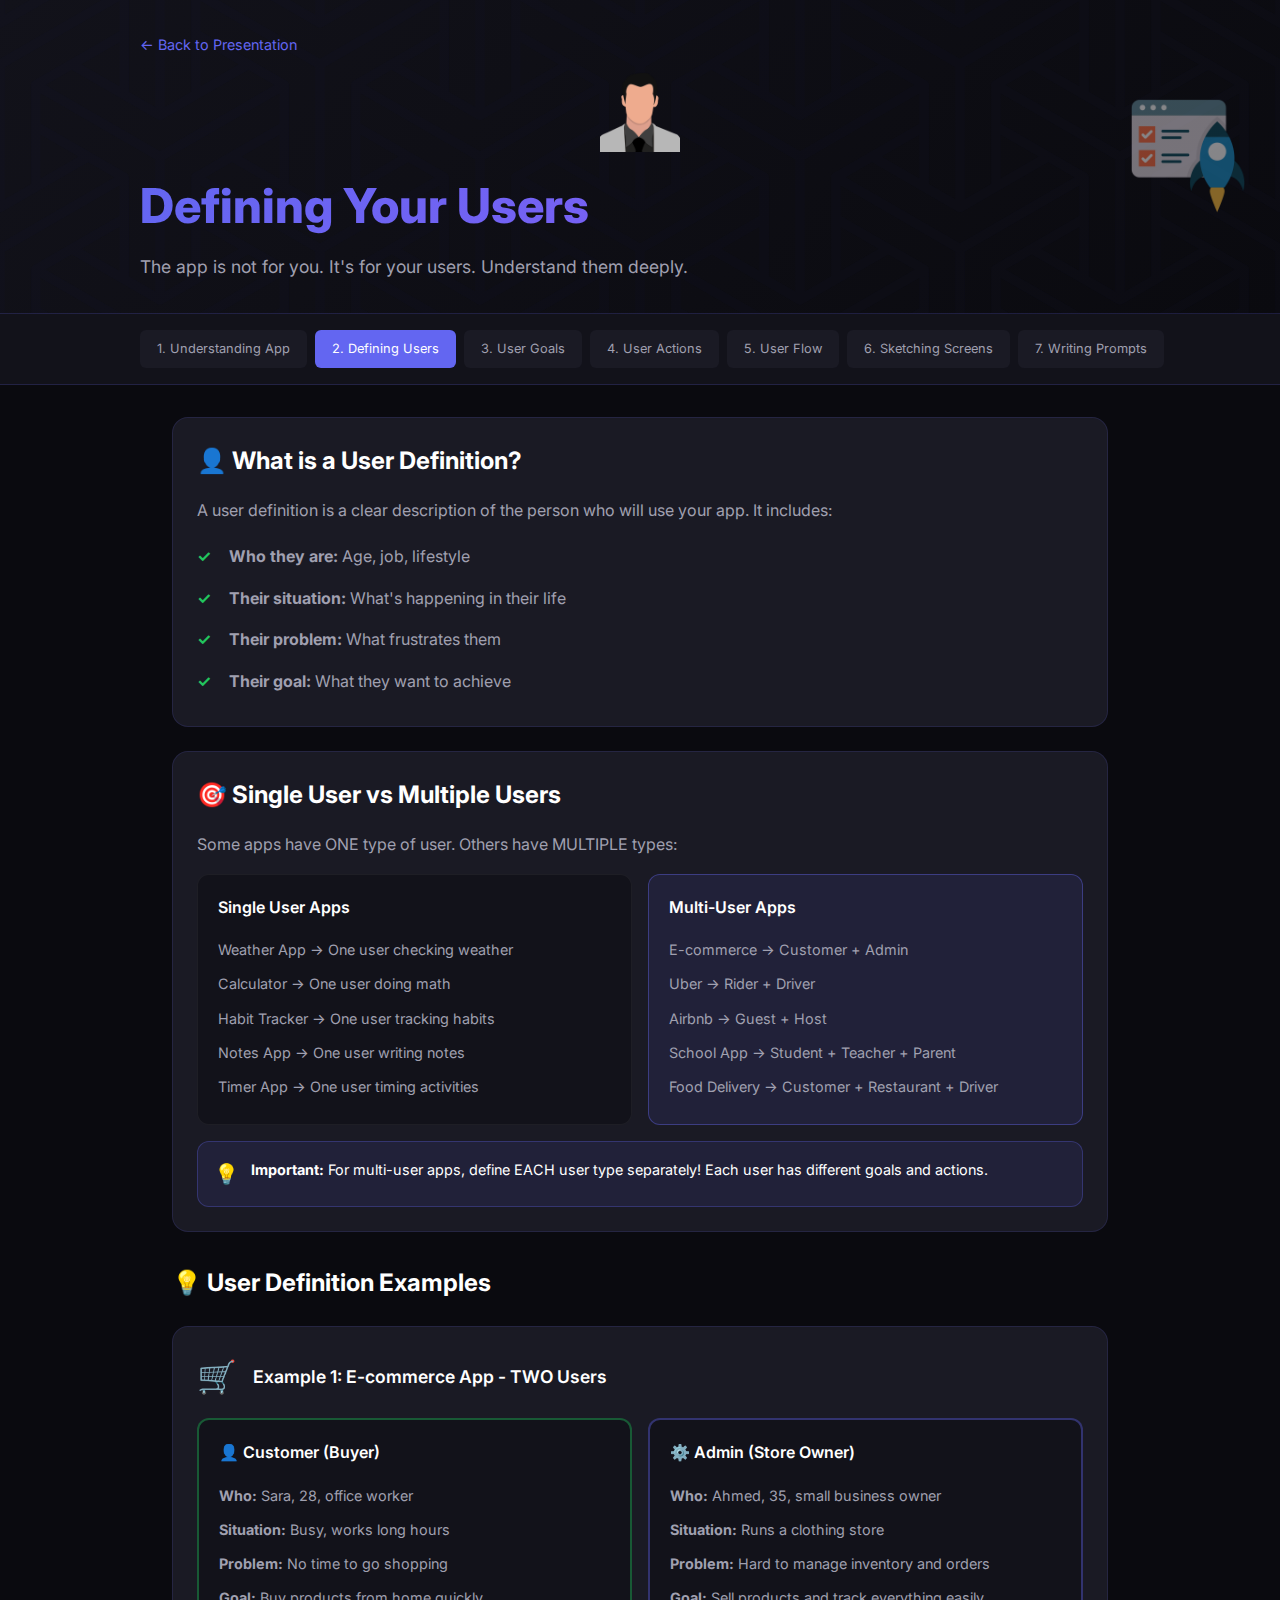
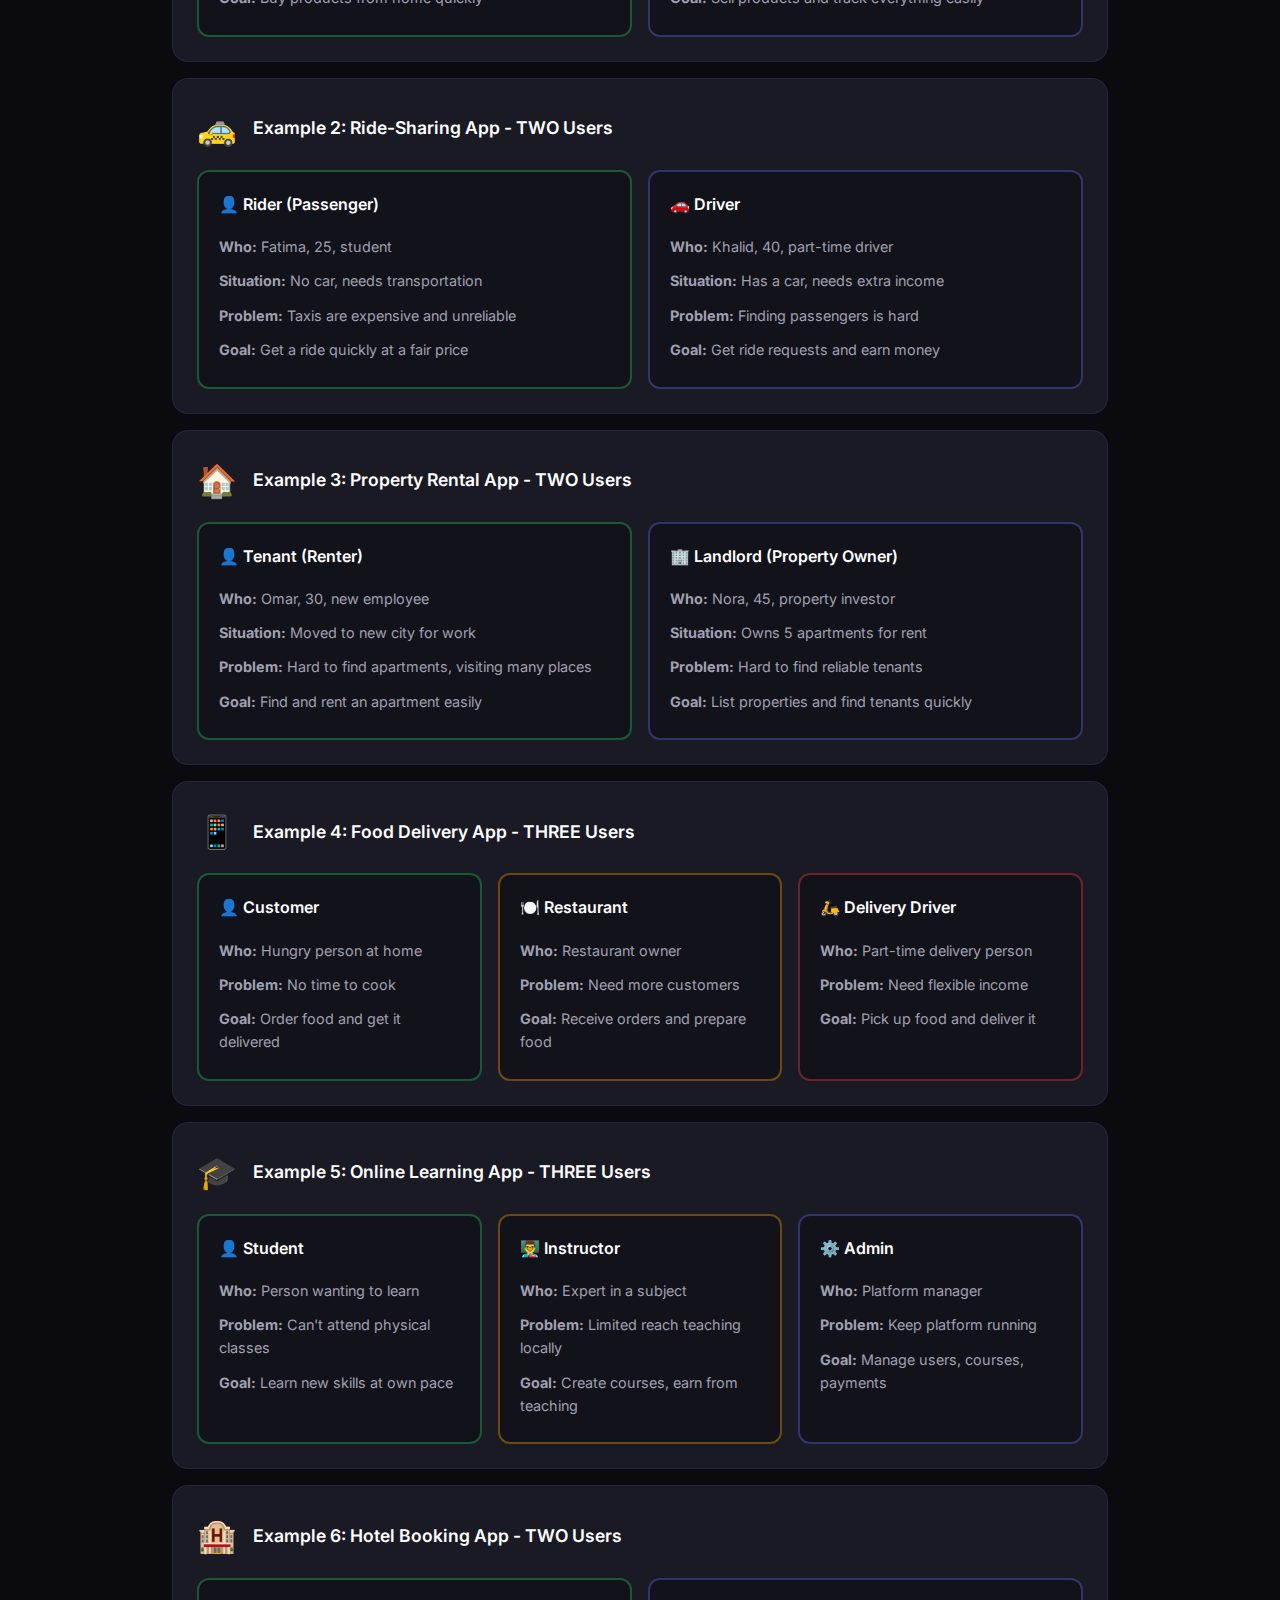
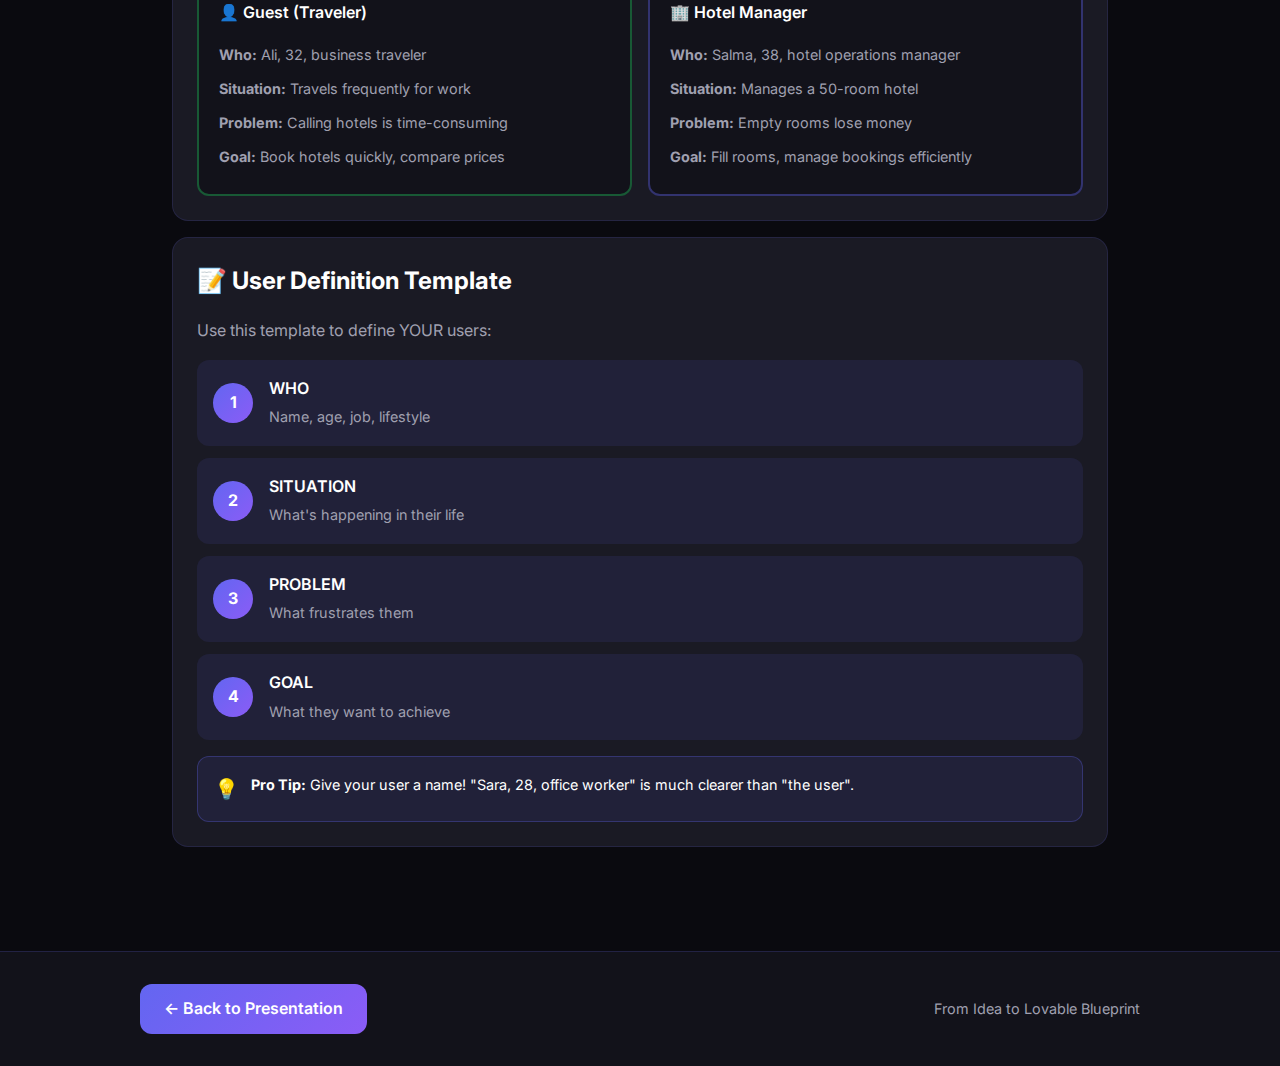
<file: pages/defining-users.html>
<!DOCTYPE html>
<html lang="en">
<head>
    <meta charset="UTF-8">
    <meta name="viewport" content="width=device-width, initial-scale=1.0">
    <title>Defining Your Users – From Idea to Lovable Blueprint</title>
    <link rel="stylesheet" href="page-styles.css">
</head>
<body>
    
    <!-- Header -->
    <header class="page-header">
        <div class="header-content">
            <a href="../index.html" class="back-link">← Back to Presentation</a>
            <img src="../images/avatar-user.png" alt="" class="header-icon">
            <h1>Defining Your Users</h1>
            <p class="header-subtitle">The app is not for you. It's for your users. Understand them deeply.</p>
        </div>
        <img src="../images/illustration-rocket.png" alt="" class="header-illustration">
    </header>

    <!-- Topic Navigation -->
    <nav class="topics-nav">
        <div class="topics-nav-content">
            <a href="understanding-app.html" class="topic-link">1. Understanding App</a>
            <a href="defining-users.html" class="topic-link active">2. Defining Users</a>
            <a href="user-goals.html" class="topic-link">3. User Goals</a>
            <a href="user-actions.html" class="topic-link">4. User Actions</a>
            <a href="user-flow.html" class="topic-link">5. User Flow</a>
            <a href="sketching-screens.html" class="topic-link">6. Sketching Screens</a>
            <a href="writing-prompts.html" class="topic-link">7. Writing Prompts</a>
        </div>
    </nav>

    <!-- Main Content -->
    <main class="page-main">

        <div class="concept-block">
            <h2>👤 What is a User Definition?</h2>
            <p>A user definition is a clear description of the person who will use your app. It includes:</p>
            <ul class="check-list">
                <li><strong>Who they are:</strong> Age, job, lifestyle</li>
                <li><strong>Their situation:</strong> What's happening in their life</li>
                <li><strong>Their problem:</strong> What frustrates them</li>
                <li><strong>Their goal:</strong> What they want to achieve</li>
            </ul>
        </div>

        <div class="concept-block">
            <h2>🎯 Single User vs Multiple Users</h2>
            <p>Some apps have ONE type of user. Others have MULTIPLE types:</p>
            
            <div class="comparison-grid">
                <div class="compare-card">
                    <h4>Single User Apps</h4>
                    <ul>
                        <li>Weather App → One user checking weather</li>
                        <li>Calculator → One user doing math</li>
                        <li>Habit Tracker → One user tracking habits</li>
                        <li>Notes App → One user writing notes</li>
                        <li>Timer App → One user timing activities</li>
                    </ul>
                </div>
                <div class="compare-card highlight">
                    <h4>Multi-User Apps</h4>
                    <ul>
                        <li>E-commerce → Customer + Admin</li>
                        <li>Uber → Rider + Driver</li>
                        <li>Airbnb → Guest + Host</li>
                        <li>School App → Student + Teacher + Parent</li>
                        <li>Food Delivery → Customer + Restaurant + Driver</li>
                    </ul>
                </div>
            </div>
            
            <div class="tip-box">
                <span class="icon">💡</span>
                <p><strong>Important:</strong> For multi-user apps, define EACH user type separately! Each user has different goals and actions.</p>
            </div>
        </div>

        <div class="examples-block">
            <h2>💡 User Definition Examples</h2>
            
            <div class="example-card">
                <div class="example-header">
                    <span class="example-icon">🛒</span>
                    <h4>Example 1: E-commerce App - TWO Users</h4>
                </div>
                <div class="dual-example">
                    <div class="user-box customer">
                        <h5>👤 Customer (Buyer)</h5>
                        <ul>
                            <li><strong>Who:</strong> Sara, 28, office worker</li>
                            <li><strong>Situation:</strong> Busy, works long hours</li>
                            <li><strong>Problem:</strong> No time to go shopping</li>
                            <li><strong>Goal:</strong> Buy products from home quickly</li>
                        </ul>
                    </div>
                    <div class="user-box admin">
                        <h5>⚙️ Admin (Store Owner)</h5>
                        <ul>
                            <li><strong>Who:</strong> Ahmed, 35, small business owner</li>
                            <li><strong>Situation:</strong> Runs a clothing store</li>
                            <li><strong>Problem:</strong> Hard to manage inventory and orders</li>
                            <li><strong>Goal:</strong> Sell products and track everything easily</li>
                        </ul>
                    </div>
                </div>
            </div>

            <div class="example-card">
                <div class="example-header">
                    <span class="example-icon">🚕</span>
                    <h4>Example 2: Ride-Sharing App - TWO Users</h4>
                </div>
                <div class="dual-example">
                    <div class="user-box customer">
                        <h5>👤 Rider (Passenger)</h5>
                        <ul>
                            <li><strong>Who:</strong> Fatima, 25, student</li>
                            <li><strong>Situation:</strong> No car, needs transportation</li>
                            <li><strong>Problem:</strong> Taxis are expensive and unreliable</li>
                            <li><strong>Goal:</strong> Get a ride quickly at a fair price</li>
                        </ul>
                    </div>
                    <div class="user-box admin">
                        <h5>🚗 Driver</h5>
                        <ul>
                            <li><strong>Who:</strong> Khalid, 40, part-time driver</li>
                            <li><strong>Situation:</strong> Has a car, needs extra income</li>
                            <li><strong>Problem:</strong> Finding passengers is hard</li>
                            <li><strong>Goal:</strong> Get ride requests and earn money</li>
                        </ul>
                    </div>
                </div>
            </div>

            <div class="example-card">
                <div class="example-header">
                    <span class="example-icon">🏠</span>
                    <h4>Example 3: Property Rental App - TWO Users</h4>
                </div>
                <div class="dual-example">
                    <div class="user-box customer">
                        <h5>👤 Tenant (Renter)</h5>
                        <ul>
                            <li><strong>Who:</strong> Omar, 30, new employee</li>
                            <li><strong>Situation:</strong> Moved to new city for work</li>
                            <li><strong>Problem:</strong> Hard to find apartments, visiting many places</li>
                            <li><strong>Goal:</strong> Find and rent an apartment easily</li>
                        </ul>
                    </div>
                    <div class="user-box admin">
                        <h5>🏢 Landlord (Property Owner)</h5>
                        <ul>
                            <li><strong>Who:</strong> Nora, 45, property investor</li>
                            <li><strong>Situation:</strong> Owns 5 apartments for rent</li>
                            <li><strong>Problem:</strong> Hard to find reliable tenants</li>
                            <li><strong>Goal:</strong> List properties and find tenants quickly</li>
                        </ul>
                    </div>
                </div>
            </div>

            <div class="example-card">
                <div class="example-header">
                    <span class="example-icon">📱</span>
                    <h4>Example 4: Food Delivery App - THREE Users</h4>
                </div>
                <div class="triple-example">
                    <div class="user-box customer">
                        <h5>👤 Customer</h5>
                        <ul>
                            <li><strong>Who:</strong> Hungry person at home</li>
                            <li><strong>Problem:</strong> No time to cook</li>
                            <li><strong>Goal:</strong> Order food and get it delivered</li>
                        </ul>
                    </div>
                    <div class="user-box restaurant">
                        <h5>🍽️ Restaurant</h5>
                        <ul>
                            <li><strong>Who:</strong> Restaurant owner</li>
                            <li><strong>Problem:</strong> Need more customers</li>
                            <li><strong>Goal:</strong> Receive orders and prepare food</li>
                        </ul>
                    </div>
                    <div class="user-box driver">
                        <h5>🛵 Delivery Driver</h5>
                        <ul>
                            <li><strong>Who:</strong> Part-time delivery person</li>
                            <li><strong>Problem:</strong> Need flexible income</li>
                            <li><strong>Goal:</strong> Pick up food and deliver it</li>
                        </ul>
                    </div>
                </div>
            </div>

            <div class="example-card">
                <div class="example-header">
                    <span class="example-icon">🎓</span>
                    <h4>Example 5: Online Learning App - THREE Users</h4>
                </div>
                <div class="triple-example">
                    <div class="user-box customer">
                        <h5>👤 Student</h5>
                        <ul>
                            <li><strong>Who:</strong> Person wanting to learn</li>
                            <li><strong>Problem:</strong> Can't attend physical classes</li>
                            <li><strong>Goal:</strong> Learn new skills at own pace</li>
                        </ul>
                    </div>
                    <div class="user-box restaurant">
                        <h5>👨‍🏫 Instructor</h5>
                        <ul>
                            <li><strong>Who:</strong> Expert in a subject</li>
                            <li><strong>Problem:</strong> Limited reach teaching locally</li>
                            <li><strong>Goal:</strong> Create courses, earn from teaching</li>
                        </ul>
                    </div>
                    <div class="user-box admin">
                        <h5>⚙️ Admin</h5>
                        <ul>
                            <li><strong>Who:</strong> Platform manager</li>
                            <li><strong>Problem:</strong> Keep platform running</li>
                            <li><strong>Goal:</strong> Manage users, courses, payments</li>
                        </ul>
                    </div>
                </div>
            </div>

            <div class="example-card">
                <div class="example-header">
                    <span class="example-icon">🏨</span>
                    <h4>Example 6: Hotel Booking App - TWO Users</h4>
                </div>
                <div class="dual-example">
                    <div class="user-box customer">
                        <h5>👤 Guest (Traveler)</h5>
                        <ul>
                            <li><strong>Who:</strong> Ali, 32, business traveler</li>
                            <li><strong>Situation:</strong> Travels frequently for work</li>
                            <li><strong>Problem:</strong> Calling hotels is time-consuming</li>
                            <li><strong>Goal:</strong> Book hotels quickly, compare prices</li>
                        </ul>
                    </div>
                    <div class="user-box admin">
                        <h5>🏢 Hotel Manager</h5>
                        <ul>
                            <li><strong>Who:</strong> Salma, 38, hotel operations manager</li>
                            <li><strong>Situation:</strong> Manages a 50-room hotel</li>
                            <li><strong>Problem:</strong> Empty rooms lose money</li>
                            <li><strong>Goal:</strong> Fill rooms, manage bookings efficiently</li>
                        </ul>
                    </div>
                </div>
            </div>
        </div>

        <div class="concept-block">
            <h2>📝 User Definition Template</h2>
            <p>Use this template to define YOUR users:</p>
            <div class="framework-box">
                <div class="framework-item">
                    <span class="fw-number">1</span>
                    <div class="fw-content">
                        <h4>WHO</h4>
                        <p>Name, age, job, lifestyle</p>
                    </div>
                </div>
                <div class="framework-item">
                    <span class="fw-number">2</span>
                    <div class="fw-content">
                        <h4>SITUATION</h4>
                        <p>What's happening in their life</p>
                    </div>
                </div>
                <div class="framework-item">
                    <span class="fw-number">3</span>
                    <div class="fw-content">
                        <h4>PROBLEM</h4>
                        <p>What frustrates them</p>
                    </div>
                </div>
                <div class="framework-item">
                    <span class="fw-number">4</span>
                    <div class="fw-content">
                        <h4>GOAL</h4>
                        <p>What they want to achieve</p>
                    </div>
                </div>
            </div>
            <div class="tip-box">
                <span class="icon">💡</span>
                <p><strong>Pro Tip:</strong> Give your user a name! "Sara, 28, office worker" is much clearer than "the user".</p>
            </div>
        </div>

    </main>

    <!-- Footer -->
    <footer class="page-footer">
        <div class="footer-content">
            <a href="../index.html" class="back-btn">← Back to Presentation</a>
            <div>
                <p>From Idea to Lovable Blueprint</p>
            </div>
        </div>
    </footer>

</body>
</html>
</file>
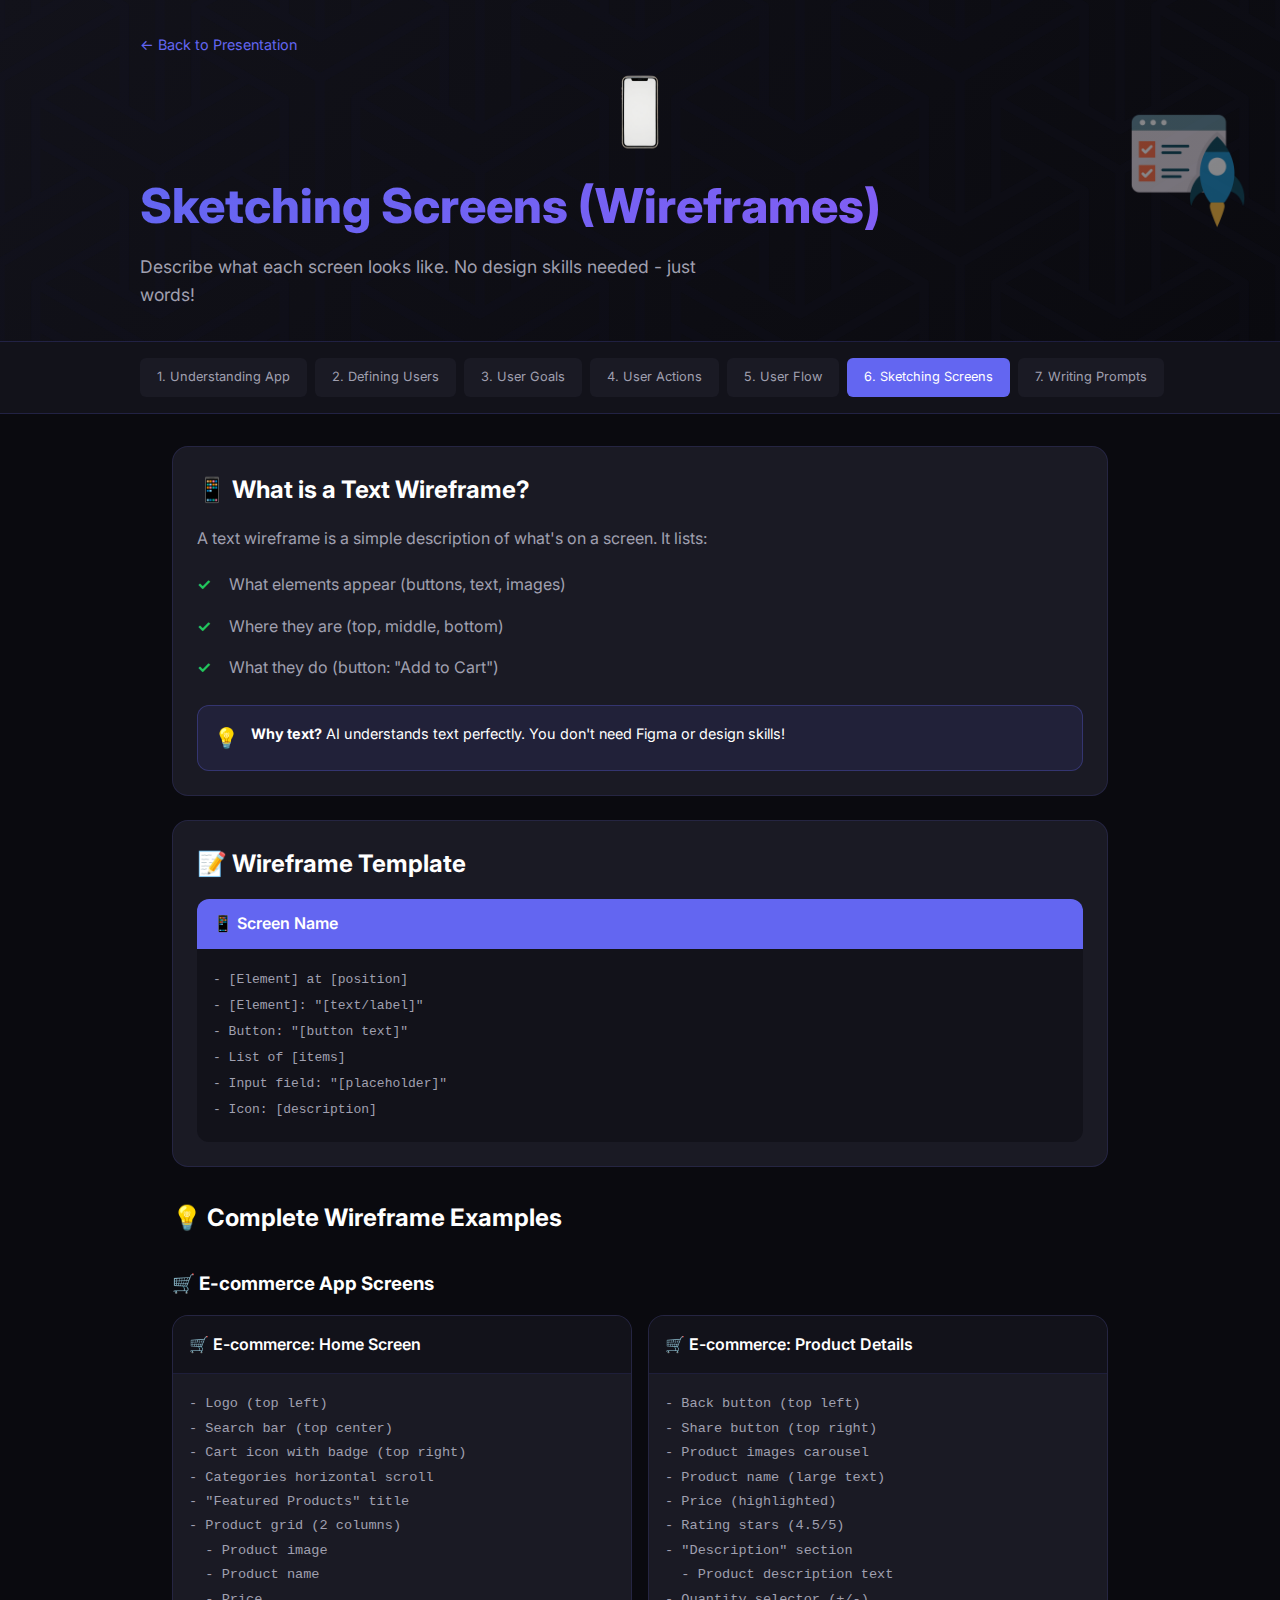
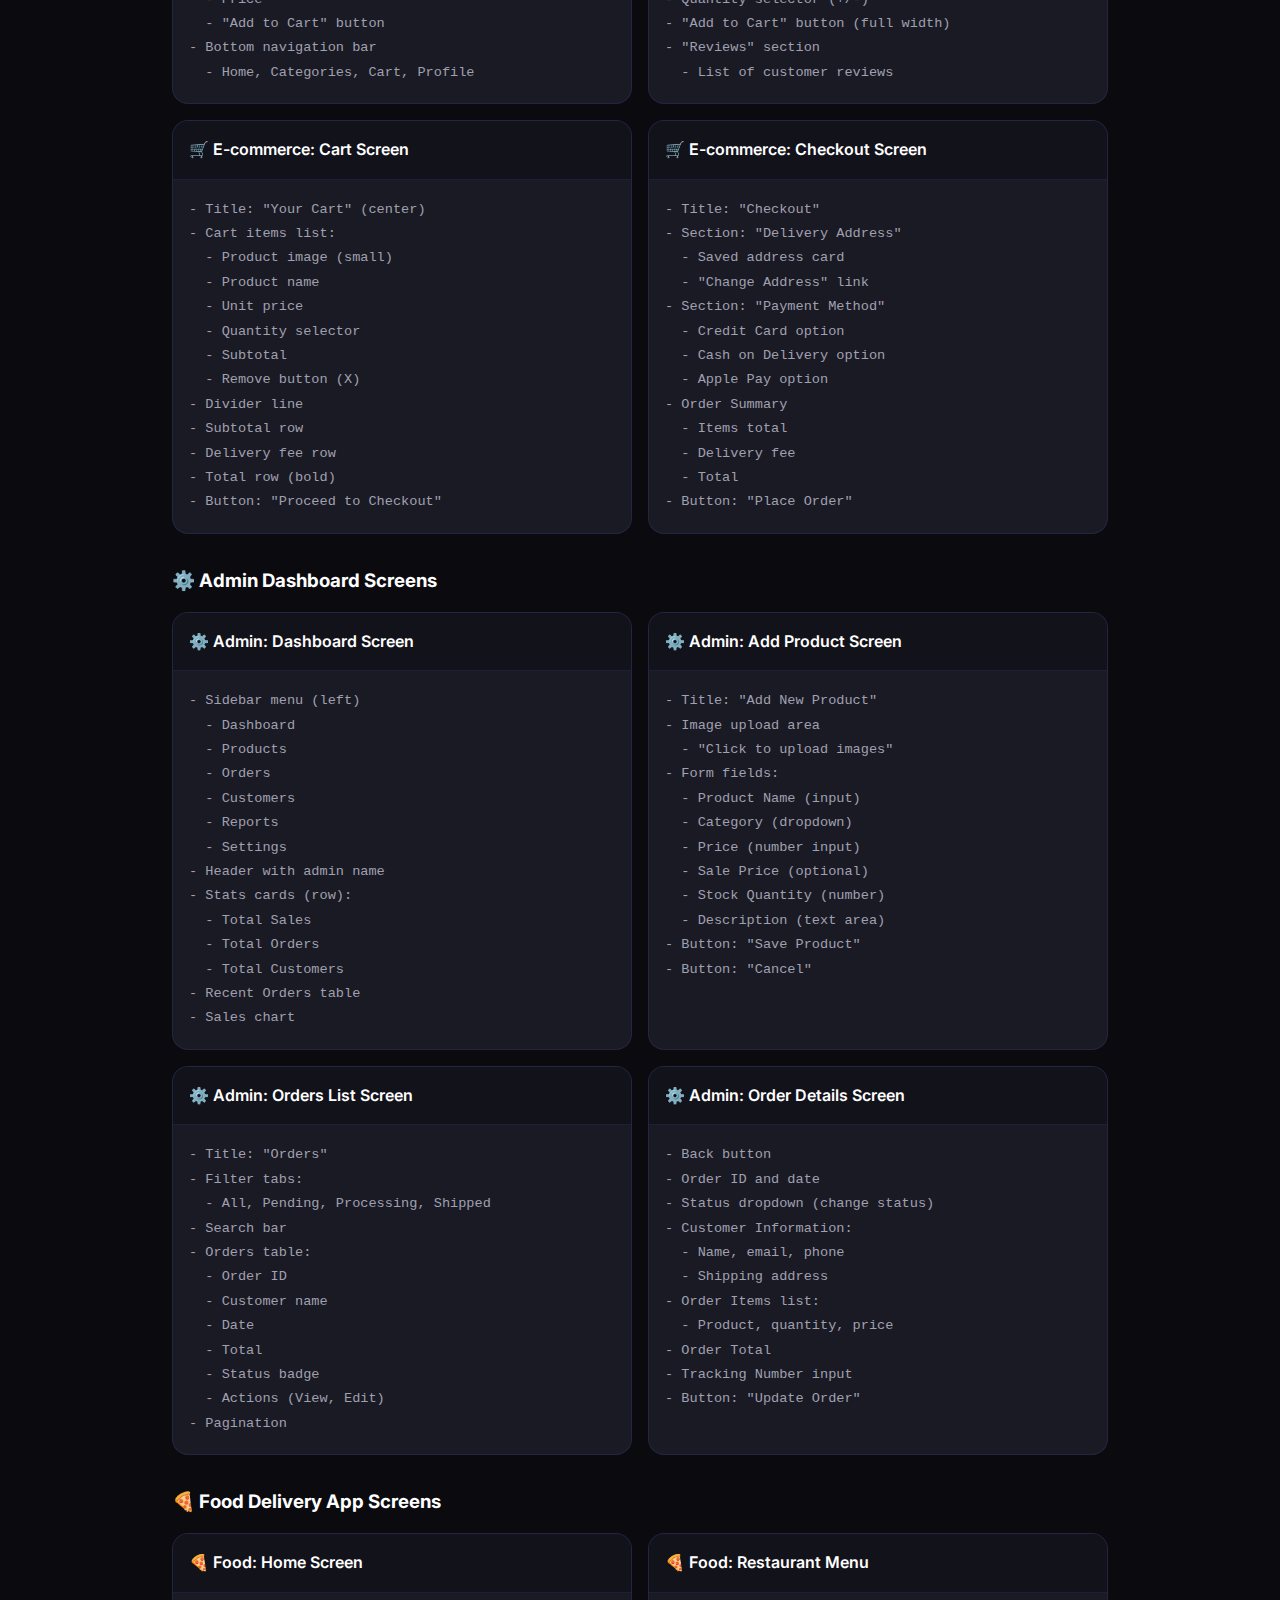
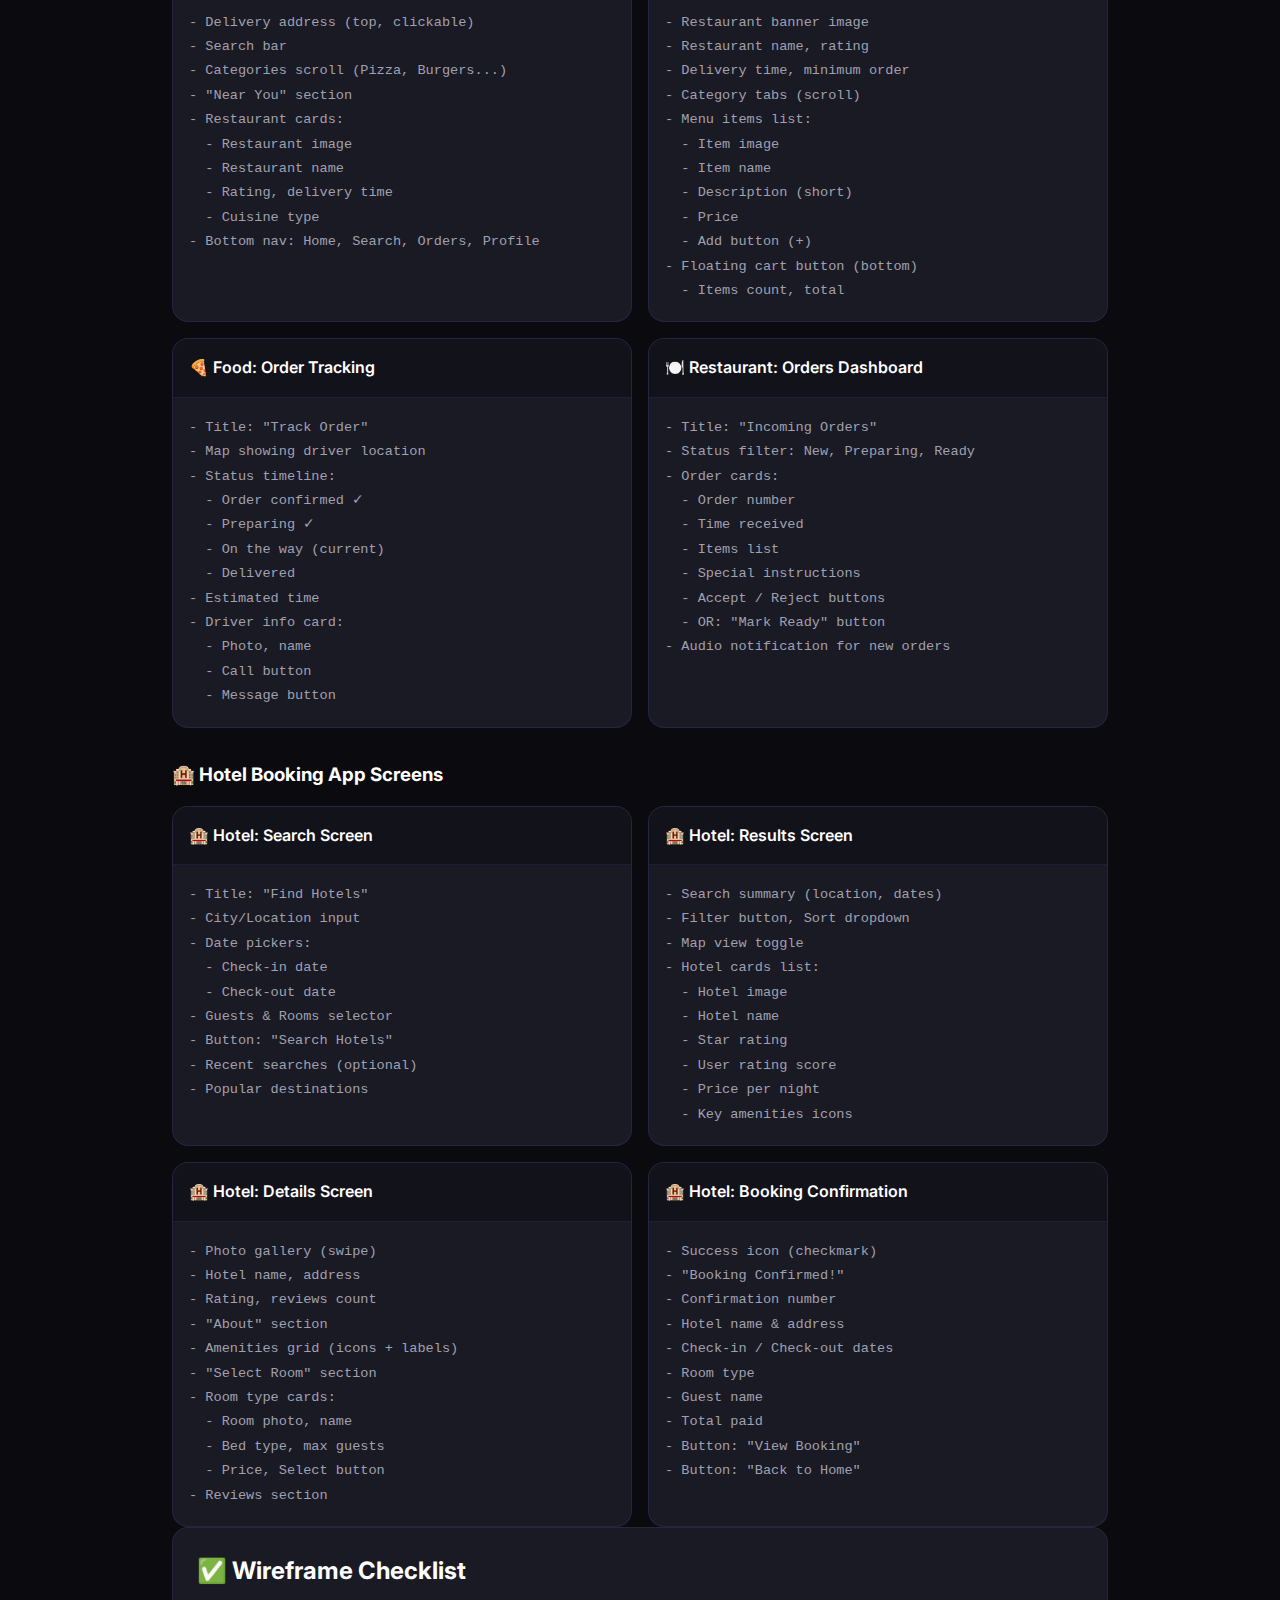
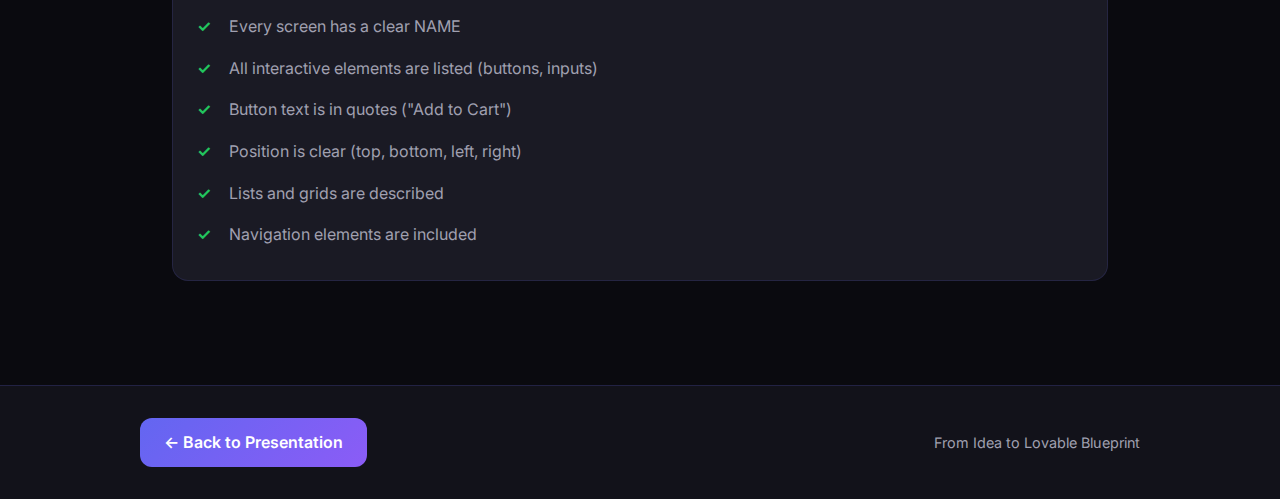
<file: pages/sketching-screens.html>
<!DOCTYPE html>
<html lang="en">
<head>
    <meta charset="UTF-8">
    <meta name="viewport" content="width=device-width, initial-scale=1.0">
    <title>Sketching Screens (Wireframes) – From Idea to Lovable Blueprint</title>
    <link rel="stylesheet" href="page-styles.css">
</head>
<body>
    
    <!-- Header -->
    <header class="page-header">
        <div class="header-content">
            <a href="../index.html" class="back-link">← Back to Presentation</a>
            <img src="../images/phone-frame.png" alt="" class="header-icon">
            <h1>Sketching Screens (Wireframes)</h1>
            <p class="header-subtitle">Describe what each screen looks like. No design skills needed - just words!</p>
        </div>
        <img src="../images/illustration-rocket.png" alt="" class="header-illustration">
    </header>

    <!-- Topic Navigation -->
    <nav class="topics-nav">
        <div class="topics-nav-content">
            <a href="understanding-app.html" class="topic-link">1. Understanding App</a>
            <a href="defining-users.html" class="topic-link">2. Defining Users</a>
            <a href="user-goals.html" class="topic-link">3. User Goals</a>
            <a href="user-actions.html" class="topic-link">4. User Actions</a>
            <a href="user-flow.html" class="topic-link">5. User Flow</a>
            <a href="sketching-screens.html" class="topic-link active">6. Sketching Screens</a>
            <a href="writing-prompts.html" class="topic-link">7. Writing Prompts</a>
        </div>
    </nav>

    <!-- Main Content -->
    <main class="page-main">

        <div class="concept-block">
            <h2>📱 What is a Text Wireframe?</h2>
            <p>A text wireframe is a simple description of what's on a screen. It lists:</p>
            <ul class="check-list">
                <li>What elements appear (buttons, text, images)</li>
                <li>Where they are (top, middle, bottom)</li>
                <li>What they do (button: "Add to Cart")</li>
            </ul>
            
            <div class="tip-box">
                <span class="icon">💡</span>
                <p><strong>Why text?</strong> AI understands text perfectly. You don't need Figma or design skills!</p>
            </div>
        </div>

        <div class="concept-block">
            <h2>📝 Wireframe Template</h2>
            <div class="wireframe-template">
                <div class="wireframe-title">📱 Screen Name</div>
                <div class="wireframe-content">
                    <p>- [Element] at [position]</p>
                    <p>- [Element]: "[text/label]"</p>
                    <p>- Button: "[button text]"</p>
                    <p>- List of [items]</p>
                    <p>- Input field: "[placeholder]"</p>
                    <p>- Icon: [description]</p>
                </div>
            </div>
        </div>

        <div class="examples-block">
            <h2>💡 Complete Wireframe Examples</h2>

            <h3 style="color: var(--text-primary); margin: 2rem 0 1rem;">🛒 E-commerce App Screens</h3>
            
            <div class="wireframe-grid">
                <div class="wireframe-card-detail">
                    <h4>🛒 E-commerce: Home Screen</h4>
                    <div class="wireframe-body">
                        <p>- Logo (top left)</p>
                        <p>- Search bar (top center)</p>
                        <p>- Cart icon with badge (top right)</p>
                        <p>- Categories horizontal scroll</p>
                        <p>- "Featured Products" title</p>
                        <p>- Product grid (2 columns)</p>
                        <p>&nbsp;&nbsp;- Product image</p>
                        <p>&nbsp;&nbsp;- Product name</p>
                        <p>&nbsp;&nbsp;- Price</p>
                        <p>&nbsp;&nbsp;- "Add to Cart" button</p>
                        <p>- Bottom navigation bar</p>
                        <p>&nbsp;&nbsp;- Home, Categories, Cart, Profile</p>
                    </div>
                </div>

                <div class="wireframe-card-detail">
                    <h4>🛒 E-commerce: Product Details</h4>
                    <div class="wireframe-body">
                        <p>- Back button (top left)</p>
                        <p>- Share button (top right)</p>
                        <p>- Product images carousel</p>
                        <p>- Product name (large text)</p>
                        <p>- Price (highlighted)</p>
                        <p>- Rating stars (4.5/5)</p>
                        <p>- "Description" section</p>
                        <p>&nbsp;&nbsp;- Product description text</p>
                        <p>- Quantity selector (+/-)</p>
                        <p>- "Add to Cart" button (full width)</p>
                        <p>- "Reviews" section</p>
                        <p>&nbsp;&nbsp;- List of customer reviews</p>
                    </div>
                </div>

                <div class="wireframe-card-detail">
                    <h4>🛒 E-commerce: Cart Screen</h4>
                    <div class="wireframe-body">
                        <p>- Title: "Your Cart" (center)</p>
                        <p>- Cart items list:</p>
                        <p>&nbsp;&nbsp;- Product image (small)</p>
                        <p>&nbsp;&nbsp;- Product name</p>
                        <p>&nbsp;&nbsp;- Unit price</p>
                        <p>&nbsp;&nbsp;- Quantity selector</p>
                        <p>&nbsp;&nbsp;- Subtotal</p>
                        <p>&nbsp;&nbsp;- Remove button (X)</p>
                        <p>- Divider line</p>
                        <p>- Subtotal row</p>
                        <p>- Delivery fee row</p>
                        <p>- Total row (bold)</p>
                        <p>- Button: "Proceed to Checkout"</p>
                    </div>
                </div>

                <div class="wireframe-card-detail">
                    <h4>🛒 E-commerce: Checkout Screen</h4>
                    <div class="wireframe-body">
                        <p>- Title: "Checkout"</p>
                        <p>- Section: "Delivery Address"</p>
                        <p>&nbsp;&nbsp;- Saved address card</p>
                        <p>&nbsp;&nbsp;- "Change Address" link</p>
                        <p>- Section: "Payment Method"</p>
                        <p>&nbsp;&nbsp;- Credit Card option</p>
                        <p>&nbsp;&nbsp;- Cash on Delivery option</p>
                        <p>&nbsp;&nbsp;- Apple Pay option</p>
                        <p>- Order Summary</p>
                        <p>&nbsp;&nbsp;- Items total</p>
                        <p>&nbsp;&nbsp;- Delivery fee</p>
                        <p>&nbsp;&nbsp;- Total</p>
                        <p>- Button: "Place Order"</p>
                    </div>
                </div>
            </div>

            <h3 style="color: var(--text-primary); margin: 2rem 0 1rem;">⚙️ Admin Dashboard Screens</h3>

            <div class="wireframe-grid">
                <div class="wireframe-card-detail">
                    <h4>⚙️ Admin: Dashboard Screen</h4>
                    <div class="wireframe-body">
                        <p>- Sidebar menu (left)</p>
                        <p>&nbsp;&nbsp;- Dashboard</p>
                        <p>&nbsp;&nbsp;- Products</p>
                        <p>&nbsp;&nbsp;- Orders</p>
                        <p>&nbsp;&nbsp;- Customers</p>
                        <p>&nbsp;&nbsp;- Reports</p>
                        <p>&nbsp;&nbsp;- Settings</p>
                        <p>- Header with admin name</p>
                        <p>- Stats cards (row):</p>
                        <p>&nbsp;&nbsp;- Total Sales</p>
                        <p>&nbsp;&nbsp;- Total Orders</p>
                        <p>&nbsp;&nbsp;- Total Customers</p>
                        <p>- Recent Orders table</p>
                        <p>- Sales chart</p>
                    </div>
                </div>

                <div class="wireframe-card-detail">
                    <h4>⚙️ Admin: Add Product Screen</h4>
                    <div class="wireframe-body">
                        <p>- Title: "Add New Product"</p>
                        <p>- Image upload area</p>
                        <p>&nbsp;&nbsp;- "Click to upload images"</p>
                        <p>- Form fields:</p>
                        <p>&nbsp;&nbsp;- Product Name (input)</p>
                        <p>&nbsp;&nbsp;- Category (dropdown)</p>
                        <p>&nbsp;&nbsp;- Price (number input)</p>
                        <p>&nbsp;&nbsp;- Sale Price (optional)</p>
                        <p>&nbsp;&nbsp;- Stock Quantity (number)</p>
                        <p>&nbsp;&nbsp;- Description (text area)</p>
                        <p>- Button: "Save Product"</p>
                        <p>- Button: "Cancel"</p>
                    </div>
                </div>

                <div class="wireframe-card-detail">
                    <h4>⚙️ Admin: Orders List Screen</h4>
                    <div class="wireframe-body">
                        <p>- Title: "Orders"</p>
                        <p>- Filter tabs:</p>
                        <p>&nbsp;&nbsp;- All, Pending, Processing, Shipped</p>
                        <p>- Search bar</p>
                        <p>- Orders table:</p>
                        <p>&nbsp;&nbsp;- Order ID</p>
                        <p>&nbsp;&nbsp;- Customer name</p>
                        <p>&nbsp;&nbsp;- Date</p>
                        <p>&nbsp;&nbsp;- Total</p>
                        <p>&nbsp;&nbsp;- Status badge</p>
                        <p>&nbsp;&nbsp;- Actions (View, Edit)</p>
                        <p>- Pagination</p>
                    </div>
                </div>

                <div class="wireframe-card-detail">
                    <h4>⚙️ Admin: Order Details Screen</h4>
                    <div class="wireframe-body">
                        <p>- Back button</p>
                        <p>- Order ID and date</p>
                        <p>- Status dropdown (change status)</p>
                        <p>- Customer Information:</p>
                        <p>&nbsp;&nbsp;- Name, email, phone</p>
                        <p>&nbsp;&nbsp;- Shipping address</p>
                        <p>- Order Items list:</p>
                        <p>&nbsp;&nbsp;- Product, quantity, price</p>
                        <p>- Order Total</p>
                        <p>- Tracking Number input</p>
                        <p>- Button: "Update Order"</p>
                    </div>
                </div>
            </div>

            <h3 style="color: var(--text-primary); margin: 2rem 0 1rem;">🍕 Food Delivery App Screens</h3>

            <div class="wireframe-grid">
                <div class="wireframe-card-detail">
                    <h4>🍕 Food: Home Screen</h4>
                    <div class="wireframe-body">
                        <p>- Delivery address (top, clickable)</p>
                        <p>- Search bar</p>
                        <p>- Categories scroll (Pizza, Burgers...)</p>
                        <p>- "Near You" section</p>
                        <p>- Restaurant cards:</p>
                        <p>&nbsp;&nbsp;- Restaurant image</p>
                        <p>&nbsp;&nbsp;- Restaurant name</p>
                        <p>&nbsp;&nbsp;- Rating, delivery time</p>
                        <p>&nbsp;&nbsp;- Cuisine type</p>
                        <p>- Bottom nav: Home, Search, Orders, Profile</p>
                    </div>
                </div>

                <div class="wireframe-card-detail">
                    <h4>🍕 Food: Restaurant Menu</h4>
                    <div class="wireframe-body">
                        <p>- Restaurant banner image</p>
                        <p>- Restaurant name, rating</p>
                        <p>- Delivery time, minimum order</p>
                        <p>- Category tabs (scroll)</p>
                        <p>- Menu items list:</p>
                        <p>&nbsp;&nbsp;- Item image</p>
                        <p>&nbsp;&nbsp;- Item name</p>
                        <p>&nbsp;&nbsp;- Description (short)</p>
                        <p>&nbsp;&nbsp;- Price</p>
                        <p>&nbsp;&nbsp;- Add button (+)</p>
                        <p>- Floating cart button (bottom)</p>
                        <p>&nbsp;&nbsp;- Items count, total</p>
                    </div>
                </div>

                <div class="wireframe-card-detail">
                    <h4>🍕 Food: Order Tracking</h4>
                    <div class="wireframe-body">
                        <p>- Title: "Track Order"</p>
                        <p>- Map showing driver location</p>
                        <p>- Status timeline:</p>
                        <p>&nbsp;&nbsp;- Order confirmed ✓</p>
                        <p>&nbsp;&nbsp;- Preparing ✓</p>
                        <p>&nbsp;&nbsp;- On the way (current)</p>
                        <p>&nbsp;&nbsp;- Delivered</p>
                        <p>- Estimated time</p>
                        <p>- Driver info card:</p>
                        <p>&nbsp;&nbsp;- Photo, name</p>
                        <p>&nbsp;&nbsp;- Call button</p>
                        <p>&nbsp;&nbsp;- Message button</p>
                    </div>
                </div>

                <div class="wireframe-card-detail">
                    <h4>🍽️ Restaurant: Orders Dashboard</h4>
                    <div class="wireframe-body">
                        <p>- Title: "Incoming Orders"</p>
                        <p>- Status filter: New, Preparing, Ready</p>
                        <p>- Order cards:</p>
                        <p>&nbsp;&nbsp;- Order number</p>
                        <p>&nbsp;&nbsp;- Time received</p>
                        <p>&nbsp;&nbsp;- Items list</p>
                        <p>&nbsp;&nbsp;- Special instructions</p>
                        <p>&nbsp;&nbsp;- Accept / Reject buttons</p>
                        <p>&nbsp;&nbsp;- OR: "Mark Ready" button</p>
                        <p>- Audio notification for new orders</p>
                    </div>
                </div>
            </div>

            <h3 style="color: var(--text-primary); margin: 2rem 0 1rem;">🏨 Hotel Booking App Screens</h3>

            <div class="wireframe-grid">
                <div class="wireframe-card-detail">
                    <h4>🏨 Hotel: Search Screen</h4>
                    <div class="wireframe-body">
                        <p>- Title: "Find Hotels"</p>
                        <p>- City/Location input</p>
                        <p>- Date pickers:</p>
                        <p>&nbsp;&nbsp;- Check-in date</p>
                        <p>&nbsp;&nbsp;- Check-out date</p>
                        <p>- Guests & Rooms selector</p>
                        <p>- Button: "Search Hotels"</p>
                        <p>- Recent searches (optional)</p>
                        <p>- Popular destinations</p>
                    </div>
                </div>

                <div class="wireframe-card-detail">
                    <h4>🏨 Hotel: Results Screen</h4>
                    <div class="wireframe-body">
                        <p>- Search summary (location, dates)</p>
                        <p>- Filter button, Sort dropdown</p>
                        <p>- Map view toggle</p>
                        <p>- Hotel cards list:</p>
                        <p>&nbsp;&nbsp;- Hotel image</p>
                        <p>&nbsp;&nbsp;- Hotel name</p>
                        <p>&nbsp;&nbsp;- Star rating</p>
                        <p>&nbsp;&nbsp;- User rating score</p>
                        <p>&nbsp;&nbsp;- Price per night</p>
                        <p>&nbsp;&nbsp;- Key amenities icons</p>
                    </div>
                </div>

                <div class="wireframe-card-detail">
                    <h4>🏨 Hotel: Details Screen</h4>
                    <div class="wireframe-body">
                        <p>- Photo gallery (swipe)</p>
                        <p>- Hotel name, address</p>
                        <p>- Rating, reviews count</p>
                        <p>- "About" section</p>
                        <p>- Amenities grid (icons + labels)</p>
                        <p>- "Select Room" section</p>
                        <p>- Room type cards:</p>
                        <p>&nbsp;&nbsp;- Room photo, name</p>
                        <p>&nbsp;&nbsp;- Bed type, max guests</p>
                        <p>&nbsp;&nbsp;- Price, Select button</p>
                        <p>- Reviews section</p>
                    </div>
                </div>

                <div class="wireframe-card-detail">
                    <h4>🏨 Hotel: Booking Confirmation</h4>
                    <div class="wireframe-body">
                        <p>- Success icon (checkmark)</p>
                        <p>- "Booking Confirmed!"</p>
                        <p>- Confirmation number</p>
                        <p>- Hotel name & address</p>
                        <p>- Check-in / Check-out dates</p>
                        <p>- Room type</p>
                        <p>- Guest name</p>
                        <p>- Total paid</p>
                        <p>- Button: "View Booking"</p>
                        <p>- Button: "Back to Home"</p>
                    </div>
                </div>
            </div>
        </div>

        <div class="concept-block">
            <h2>✅ Wireframe Checklist</h2>
            <ul class="check-list">
                <li>Every screen has a clear NAME</li>
                <li>All interactive elements are listed (buttons, inputs)</li>
                <li>Button text is in quotes ("Add to Cart")</li>
                <li>Position is clear (top, bottom, left, right)</li>
                <li>Lists and grids are described</li>
                <li>Navigation elements are included</li>
            </ul>
        </div>

    </main>

    <!-- Footer -->
    <footer class="page-footer">
        <div class="footer-content">
            <a href="../index.html" class="back-btn">← Back to Presentation</a>
            <div>
                <p>From Idea to Lovable Blueprint</p>
            </div>
        </div>
    </footer>

</body>
</html>
</file>
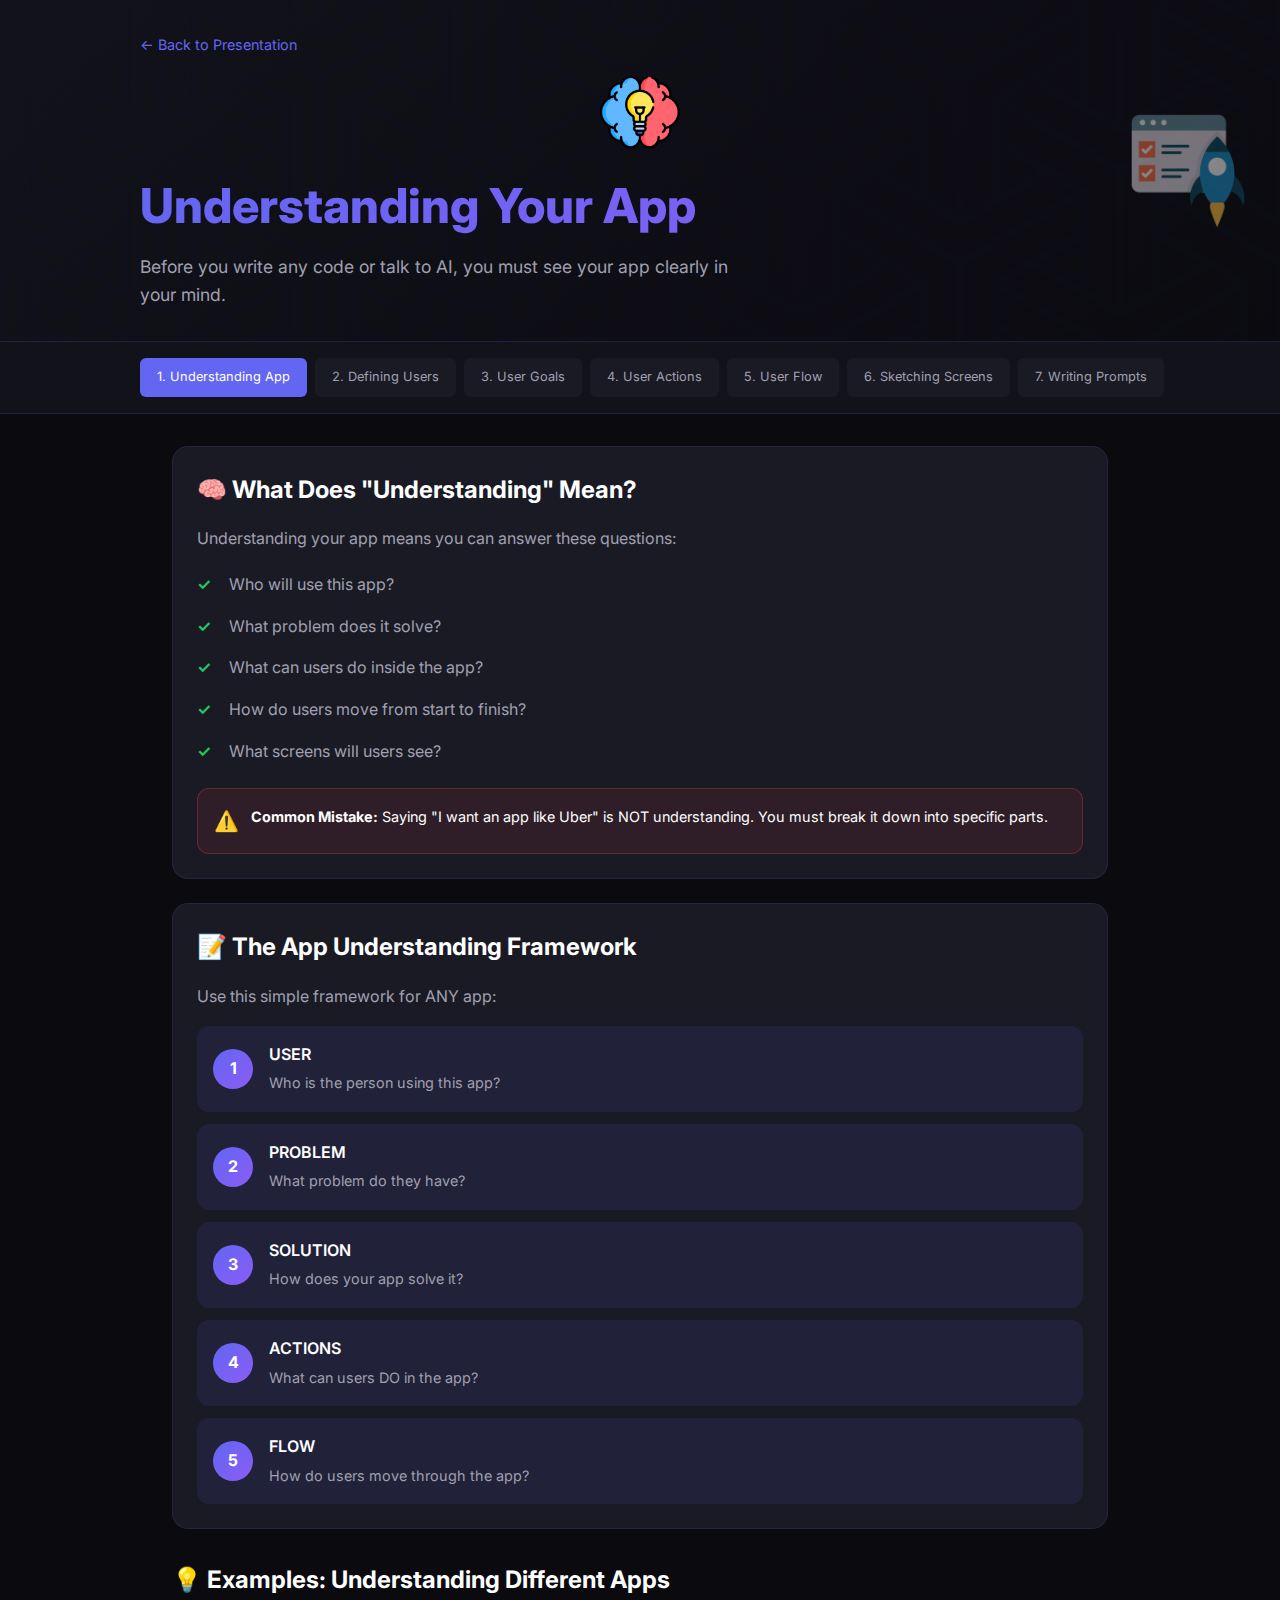
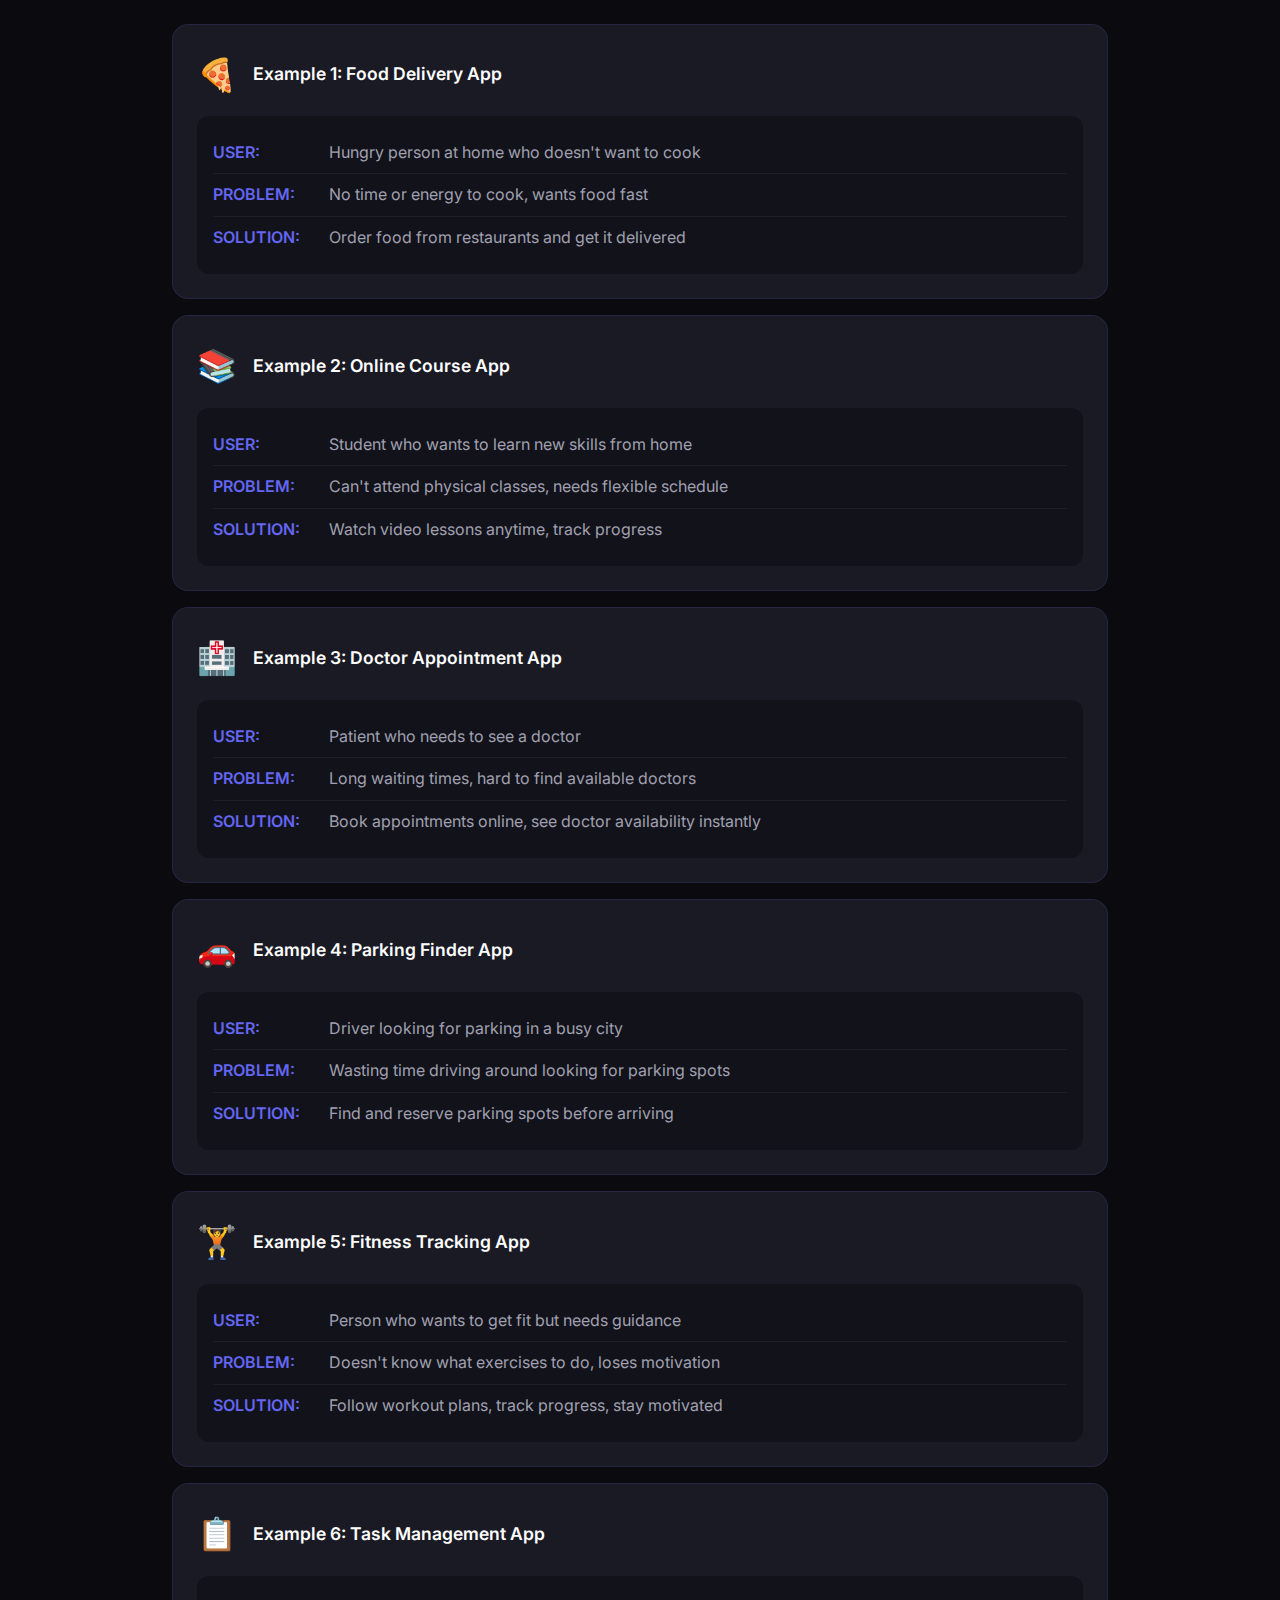
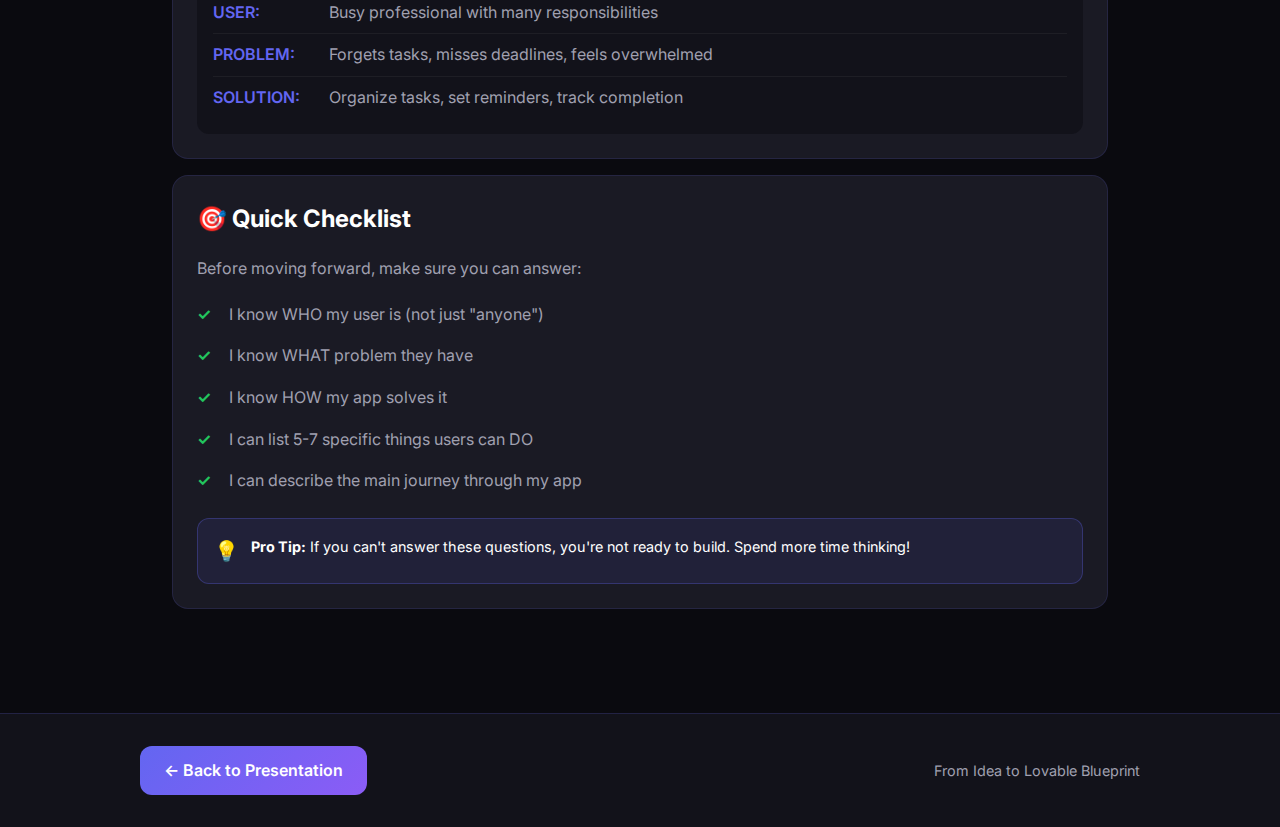
<file: pages/understanding-app.html>
<!DOCTYPE html>
<html lang="en">
<head>
    <meta charset="UTF-8">
    <meta name="viewport" content="width=device-width, initial-scale=1.0">
    <title>Understanding Your App – From Idea to Lovable Blueprint</title>
    <link rel="stylesheet" href="page-styles.css">
</head>
<body>
    
    <!-- Header -->
    <header class="page-header">
        <div class="header-content">
            <a href="../index.html" class="back-link">← Back to Presentation</a>
            <img src="../images/icon-brain.png" alt="" class="header-icon">
            <h1>Understanding Your App</h1>
            <p class="header-subtitle">Before you write any code or talk to AI, you must see your app clearly in your mind.</p>
        </div>
        <img src="../images/illustration-rocket.png" alt="" class="header-illustration">
    </header>

    <!-- Topic Navigation -->
    <nav class="topics-nav">
        <div class="topics-nav-content">
            <a href="understanding-app.html" class="topic-link active">1. Understanding App</a>
            <a href="defining-users.html" class="topic-link">2. Defining Users</a>
            <a href="user-goals.html" class="topic-link">3. User Goals</a>
            <a href="user-actions.html" class="topic-link">4. User Actions</a>
            <a href="user-flow.html" class="topic-link">5. User Flow</a>
            <a href="sketching-screens.html" class="topic-link">6. Sketching Screens</a>
            <a href="writing-prompts.html" class="topic-link">7. Writing Prompts</a>
        </div>
    </nav>

    <!-- Main Content -->
    <main class="page-main">

        <div class="concept-block">
            <h2>🧠 What Does "Understanding" Mean?</h2>
            <p>Understanding your app means you can answer these questions:</p>
            <ul class="check-list">
                <li>Who will use this app?</li>
                <li>What problem does it solve?</li>
                <li>What can users do inside the app?</li>
                <li>How do users move from start to finish?</li>
                <li>What screens will users see?</li>
            </ul>
            <div class="warning-box">
                <span class="icon">⚠️</span>
                <p><strong>Common Mistake:</strong> Saying "I want an app like Uber" is NOT understanding. You must break it down into specific parts.</p>
            </div>
        </div>

        <div class="concept-block">
            <h2>📝 The App Understanding Framework</h2>
            <p>Use this simple framework for ANY app:</p>
            <div class="framework-box">
                <div class="framework-item">
                    <span class="fw-number">1</span>
                    <div class="fw-content">
                        <h4>USER</h4>
                        <p>Who is the person using this app?</p>
                    </div>
                </div>
                <div class="framework-item">
                    <span class="fw-number">2</span>
                    <div class="fw-content">
                        <h4>PROBLEM</h4>
                        <p>What problem do they have?</p>
                    </div>
                </div>
                <div class="framework-item">
                    <span class="fw-number">3</span>
                    <div class="fw-content">
                        <h4>SOLUTION</h4>
                        <p>How does your app solve it?</p>
                    </div>
                </div>
                <div class="framework-item">
                    <span class="fw-number">4</span>
                    <div class="fw-content">
                        <h4>ACTIONS</h4>
                        <p>What can users DO in the app?</p>
                    </div>
                </div>
                <div class="framework-item">
                    <span class="fw-number">5</span>
                    <div class="fw-content">
                        <h4>FLOW</h4>
                        <p>How do users move through the app?</p>
                    </div>
                </div>
            </div>
        </div>

        <div class="examples-block">
            <h2>💡 Examples: Understanding Different Apps</h2>
            
            <div class="example-card">
                <div class="example-header">
                    <span class="example-icon">🍕</span>
                    <h4>Example 1: Food Delivery App</h4>
                </div>
                <div class="example-content">
                    <div class="example-row">
                        <span class="label">USER:</span>
                        <span>Hungry person at home who doesn't want to cook</span>
                    </div>
                    <div class="example-row">
                        <span class="label">PROBLEM:</span>
                        <span>No time or energy to cook, wants food fast</span>
                    </div>
                    <div class="example-row">
                        <span class="label">SOLUTION:</span>
                        <span>Order food from restaurants and get it delivered</span>
                    </div>
                </div>
            </div>

            <div class="example-card">
                <div class="example-header">
                    <span class="example-icon">📚</span>
                    <h4>Example 2: Online Course App</h4>
                </div>
                <div class="example-content">
                    <div class="example-row">
                        <span class="label">USER:</span>
                        <span>Student who wants to learn new skills from home</span>
                    </div>
                    <div class="example-row">
                        <span class="label">PROBLEM:</span>
                        <span>Can't attend physical classes, needs flexible schedule</span>
                    </div>
                    <div class="example-row">
                        <span class="label">SOLUTION:</span>
                        <span>Watch video lessons anytime, track progress</span>
                    </div>
                </div>
            </div>

            <div class="example-card">
                <div class="example-header">
                    <span class="example-icon">🏥</span>
                    <h4>Example 3: Doctor Appointment App</h4>
                </div>
                <div class="example-content">
                    <div class="example-row">
                        <span class="label">USER:</span>
                        <span>Patient who needs to see a doctor</span>
                    </div>
                    <div class="example-row">
                        <span class="label">PROBLEM:</span>
                        <span>Long waiting times, hard to find available doctors</span>
                    </div>
                    <div class="example-row">
                        <span class="label">SOLUTION:</span>
                        <span>Book appointments online, see doctor availability instantly</span>
                    </div>
                </div>
            </div>

            <div class="example-card">
                <div class="example-header">
                    <span class="example-icon">🚗</span>
                    <h4>Example 4: Parking Finder App</h4>
                </div>
                <div class="example-content">
                    <div class="example-row">
                        <span class="label">USER:</span>
                        <span>Driver looking for parking in a busy city</span>
                    </div>
                    <div class="example-row">
                        <span class="label">PROBLEM:</span>
                        <span>Wasting time driving around looking for parking spots</span>
                    </div>
                    <div class="example-row">
                        <span class="label">SOLUTION:</span>
                        <span>Find and reserve parking spots before arriving</span>
                    </div>
                </div>
            </div>

            <div class="example-card">
                <div class="example-header">
                    <span class="example-icon">🏋️</span>
                    <h4>Example 5: Fitness Tracking App</h4>
                </div>
                <div class="example-content">
                    <div class="example-row">
                        <span class="label">USER:</span>
                        <span>Person who wants to get fit but needs guidance</span>
                    </div>
                    <div class="example-row">
                        <span class="label">PROBLEM:</span>
                        <span>Doesn't know what exercises to do, loses motivation</span>
                    </div>
                    <div class="example-row">
                        <span class="label">SOLUTION:</span>
                        <span>Follow workout plans, track progress, stay motivated</span>
                    </div>
                </div>
            </div>

            <div class="example-card">
                <div class="example-header">
                    <span class="example-icon">📋</span>
                    <h4>Example 6: Task Management App</h4>
                </div>
                <div class="example-content">
                    <div class="example-row">
                        <span class="label">USER:</span>
                        <span>Busy professional with many responsibilities</span>
                    </div>
                    <div class="example-row">
                        <span class="label">PROBLEM:</span>
                        <span>Forgets tasks, misses deadlines, feels overwhelmed</span>
                    </div>
                    <div class="example-row">
                        <span class="label">SOLUTION:</span>
                        <span>Organize tasks, set reminders, track completion</span>
                    </div>
                </div>
            </div>
        </div>

        <div class="concept-block">
            <h2>🎯 Quick Checklist</h2>
            <p>Before moving forward, make sure you can answer:</p>
            <ul class="check-list">
                <li>I know WHO my user is (not just "anyone")</li>
                <li>I know WHAT problem they have</li>
                <li>I know HOW my app solves it</li>
                <li>I can list 5-7 specific things users can DO</li>
                <li>I can describe the main journey through my app</li>
            </ul>
            <div class="tip-box">
                <span class="icon">💡</span>
                <p><strong>Pro Tip:</strong> If you can't answer these questions, you're not ready to build. Spend more time thinking!</p>
            </div>
        </div>

    </main>

    <!-- Footer -->
    <footer class="page-footer">
        <div class="footer-content">
            <a href="../index.html" class="back-btn">← Back to Presentation</a>
            <div>
                <p>From Idea to Lovable Blueprint</p>
            </div>
        </div>
    </footer>

</body>
</html>
</file>
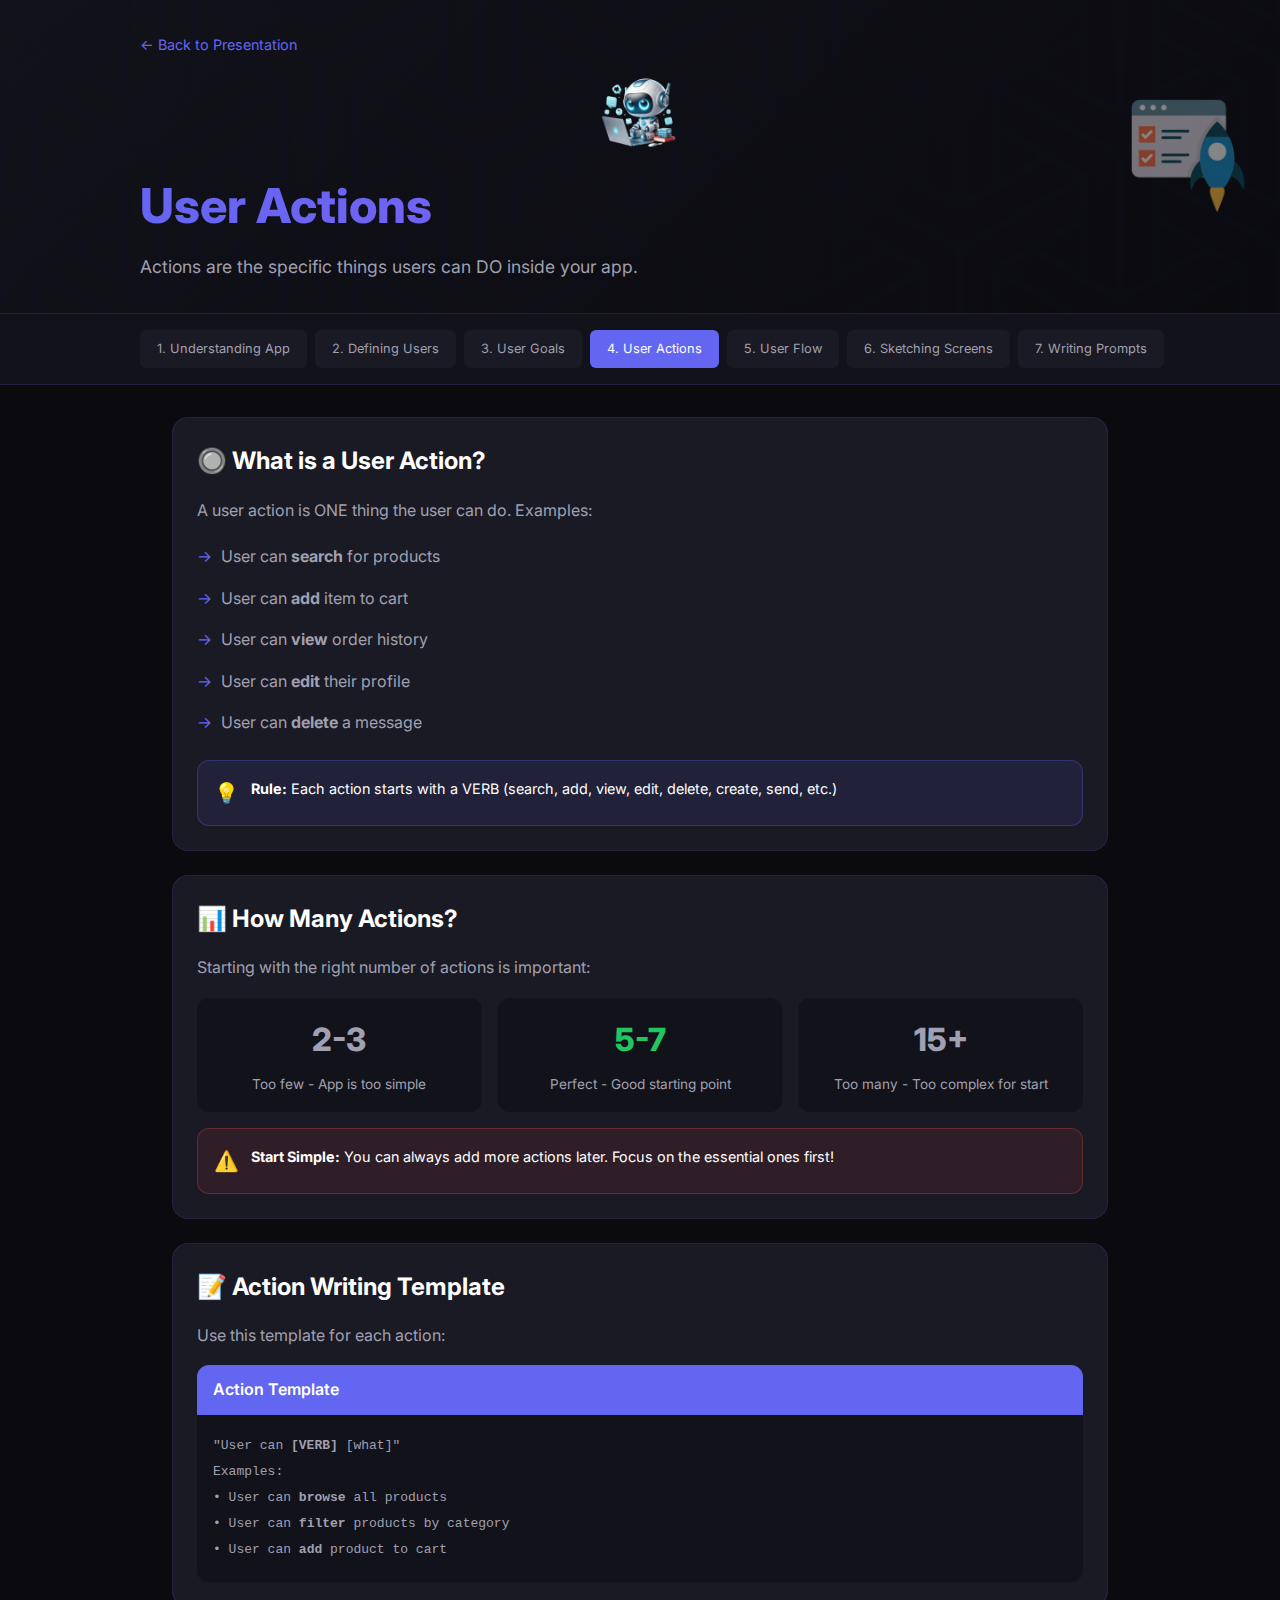
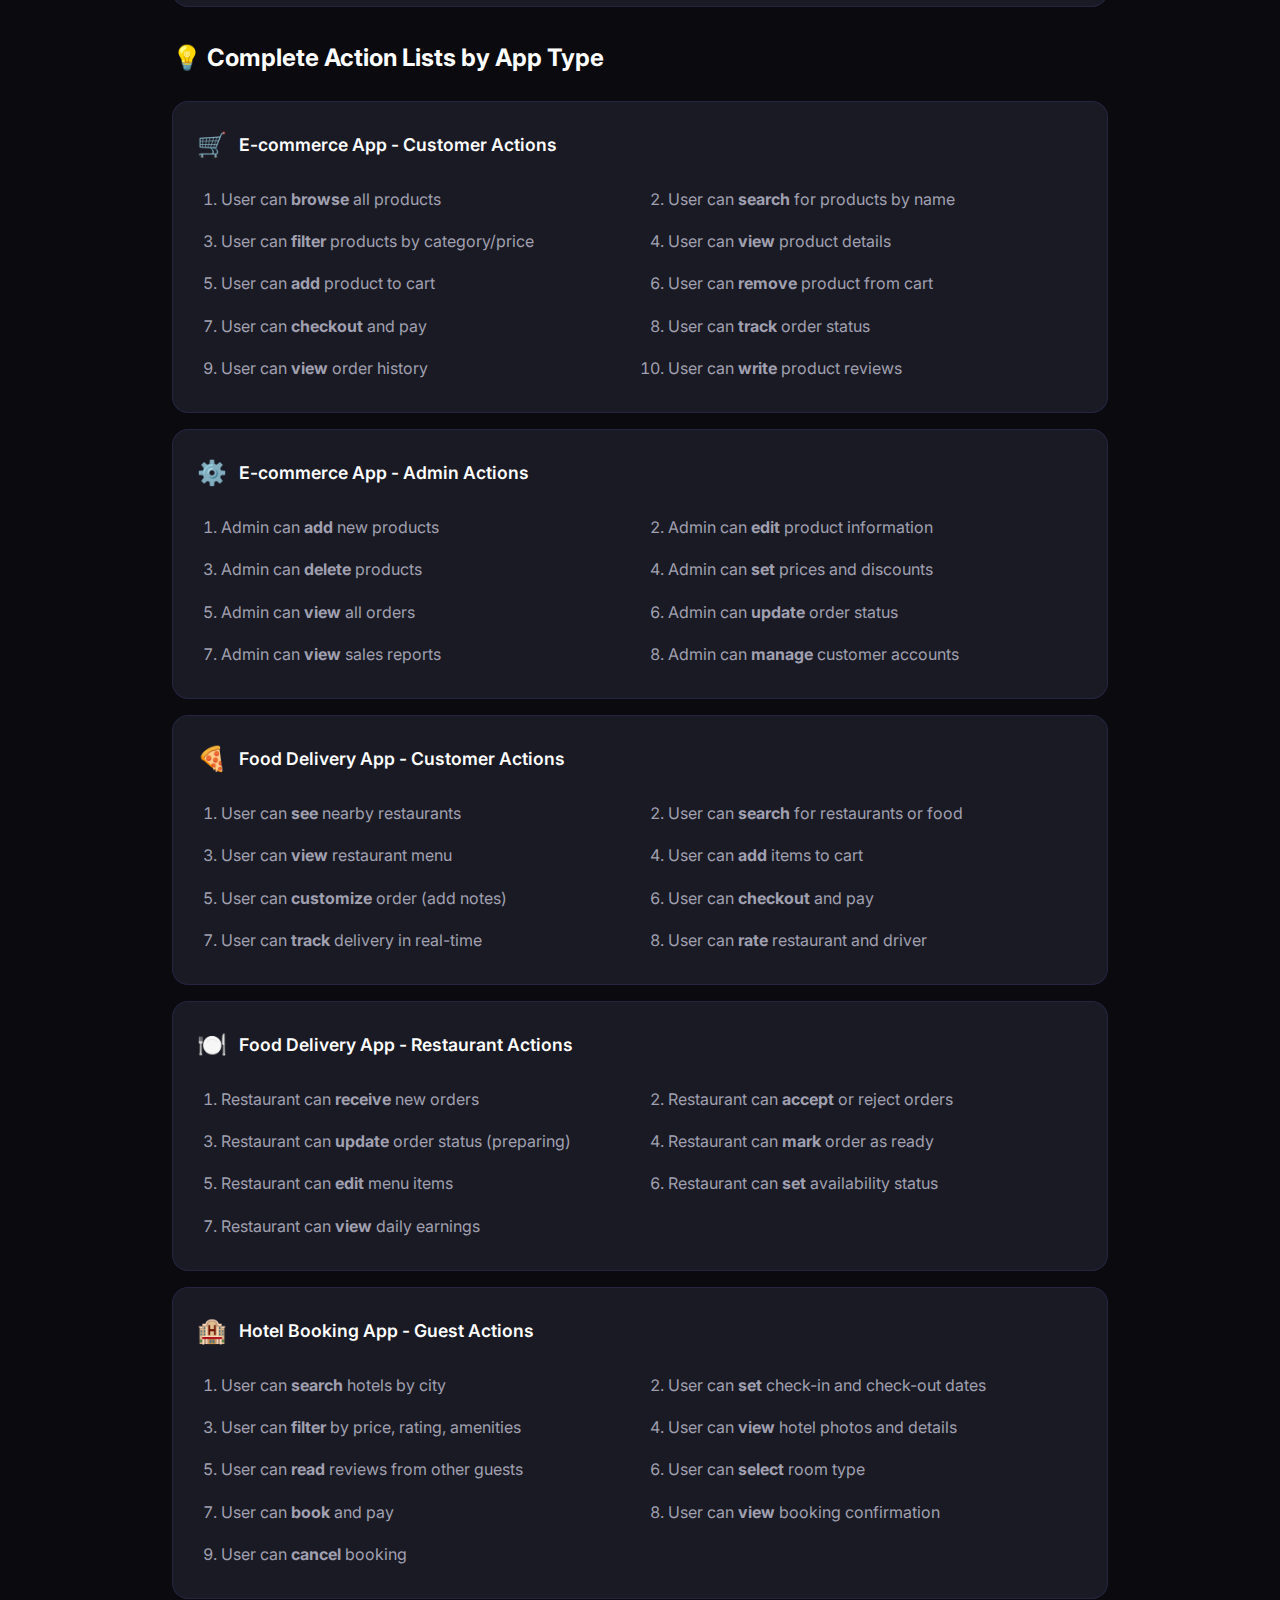
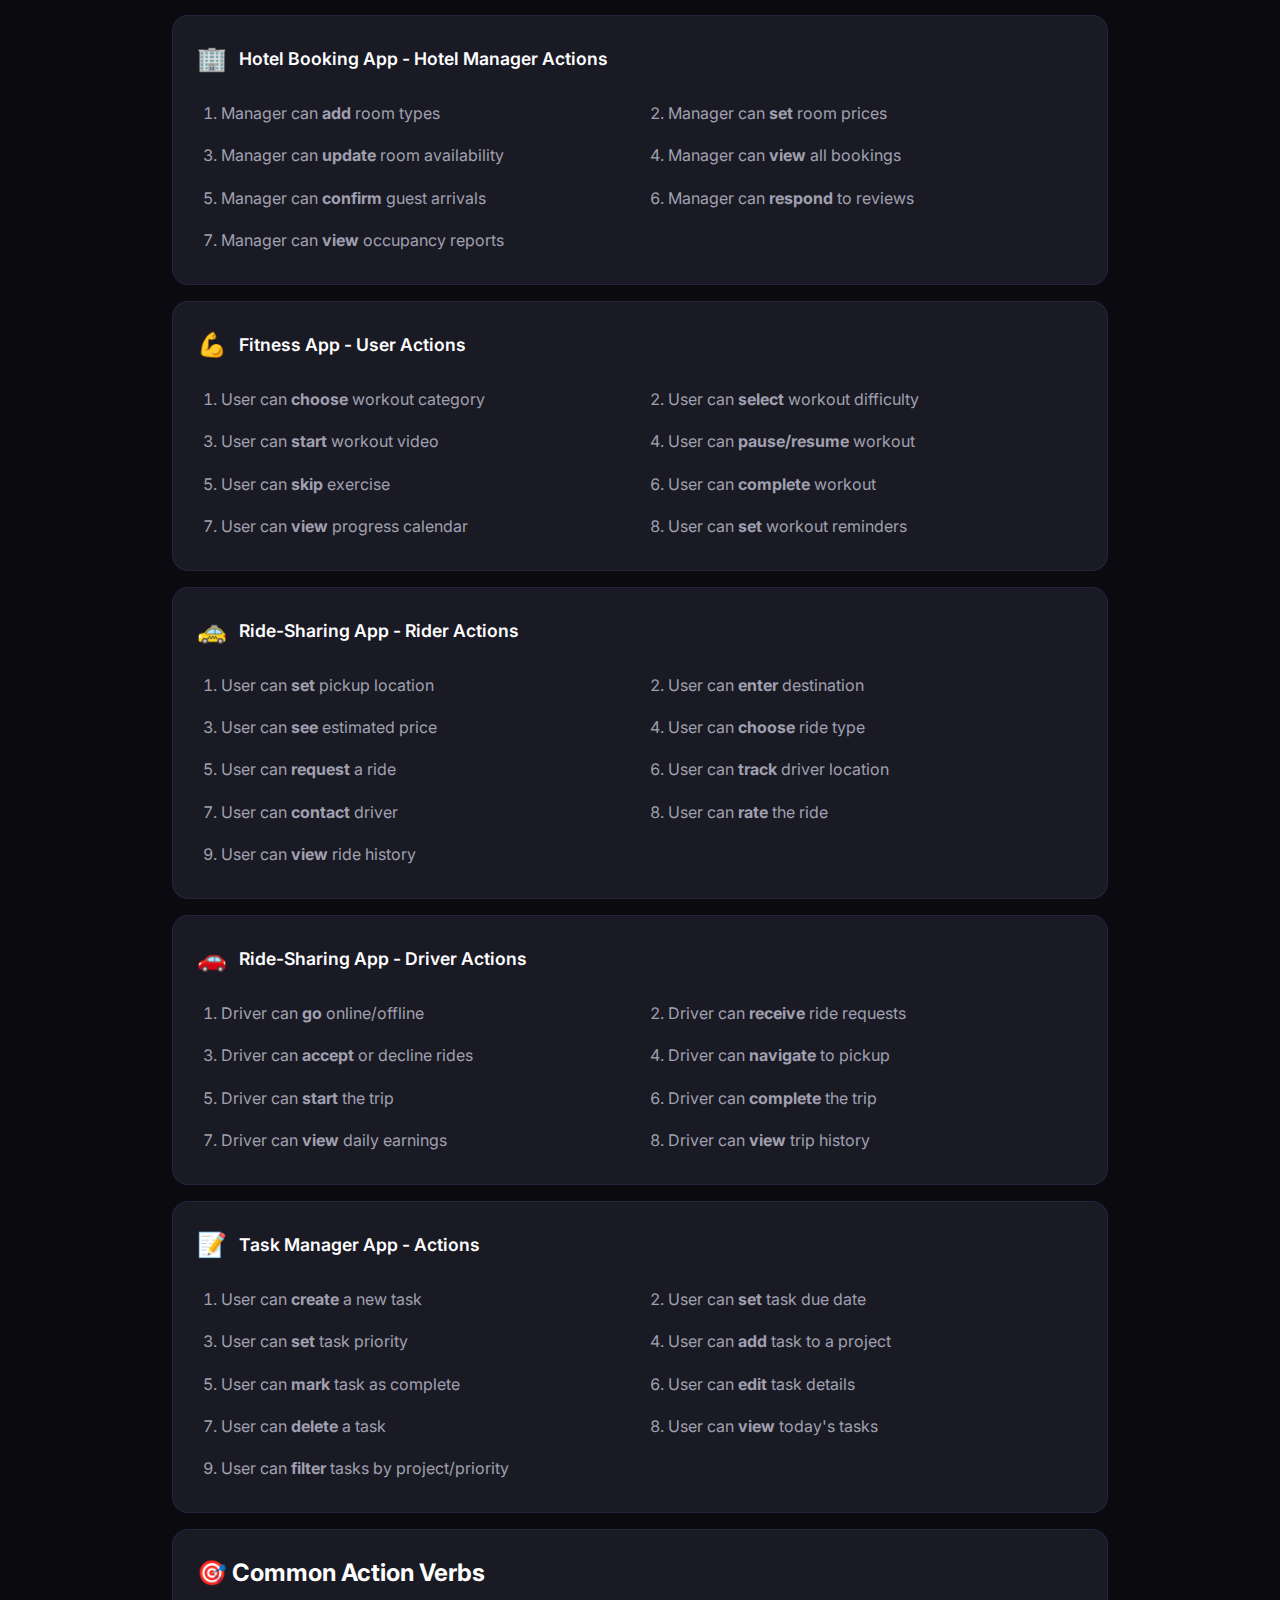
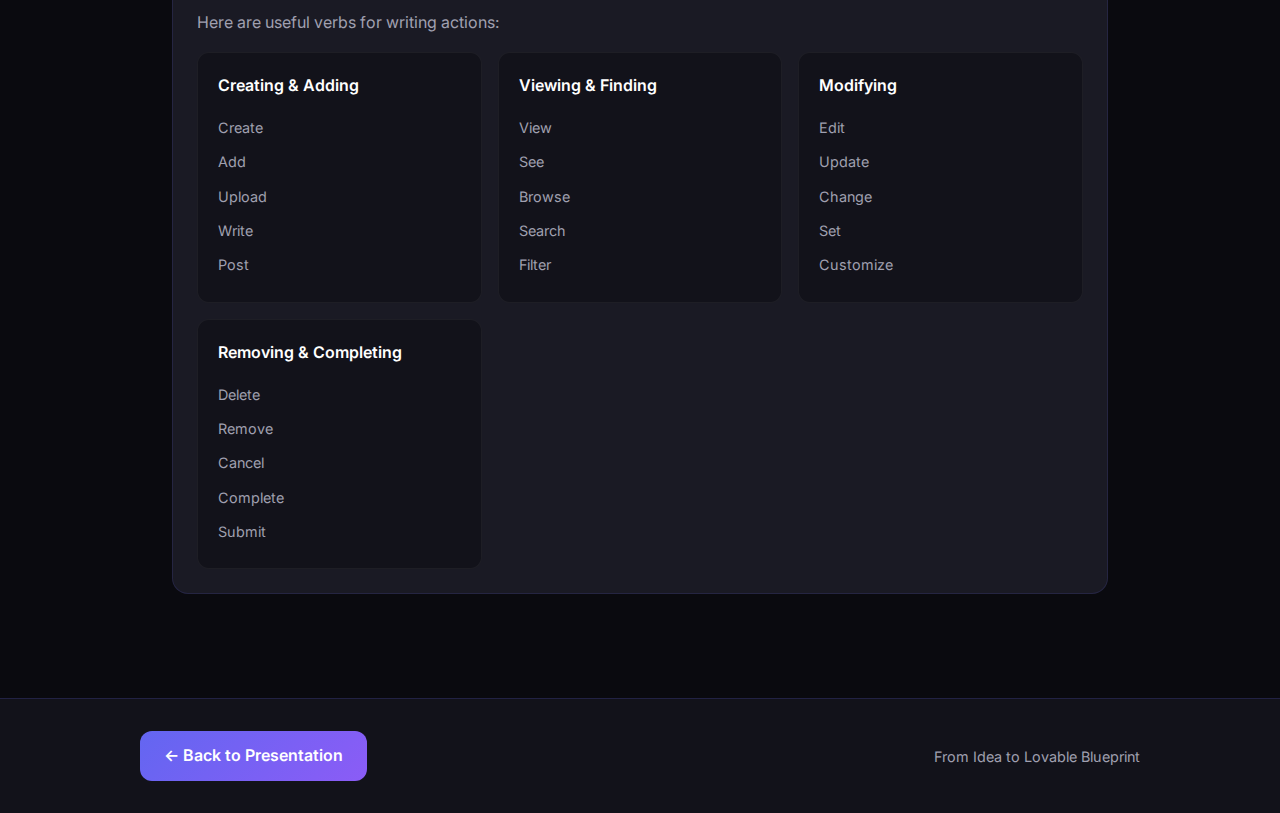
<file: pages/user-actions.html>
<!DOCTYPE html>
<html lang="en">
<head>
    <meta charset="UTF-8">
    <meta name="viewport" content="width=device-width, initial-scale=1.0">
    <title>User Actions – From Idea to Lovable Blueprint</title>
    <link rel="stylesheet" href="page-styles.css">
</head>
<body>
    
    <!-- Header -->
    <header class="page-header">
        <div class="header-content">
            <a href="../index.html" class="back-link">← Back to Presentation</a>
            <img src="../images/icon-robot.png" alt="" class="header-icon">
            <h1>User Actions</h1>
            <p class="header-subtitle">Actions are the specific things users can DO inside your app.</p>
        </div>
        <img src="../images/illustration-rocket.png" alt="" class="header-illustration">
    </header>

    <!-- Topic Navigation -->
    <nav class="topics-nav">
        <div class="topics-nav-content">
            <a href="understanding-app.html" class="topic-link">1. Understanding App</a>
            <a href="defining-users.html" class="topic-link">2. Defining Users</a>
            <a href="user-goals.html" class="topic-link">3. User Goals</a>
            <a href="user-actions.html" class="topic-link active">4. User Actions</a>
            <a href="user-flow.html" class="topic-link">5. User Flow</a>
            <a href="sketching-screens.html" class="topic-link">6. Sketching Screens</a>
            <a href="writing-prompts.html" class="topic-link">7. Writing Prompts</a>
        </div>
    </nav>

    <!-- Main Content -->
    <main class="page-main">

        <div class="concept-block">
            <h2>🔘 What is a User Action?</h2>
            <p>A user action is ONE thing the user can do. Examples:</p>
            <ul class="action-examples">
                <li>User can <strong>search</strong> for products</li>
                <li>User can <strong>add</strong> item to cart</li>
                <li>User can <strong>view</strong> order history</li>
                <li>User can <strong>edit</strong> their profile</li>
                <li>User can <strong>delete</strong> a message</li>
            </ul>
            
            <div class="tip-box">
                <span class="icon">💡</span>
                <p><strong>Rule:</strong> Each action starts with a VERB (search, add, view, edit, delete, create, send, etc.)</p>
            </div>
        </div>

        <div class="concept-block">
            <h2>📊 How Many Actions?</h2>
            <p>Starting with the right number of actions is important:</p>
            <div class="action-count">
                <div class="count-item bad">
                    <span class="count">2-3</span>
                    <p>Too few - App is too simple</p>
                </div>
                <div class="count-item good">
                    <span class="count">5-7</span>
                    <p>Perfect - Good starting point</p>
                </div>
                <div class="count-item bad">
                    <span class="count">15+</span>
                    <p>Too many - Too complex for start</p>
                </div>
            </div>
            <div class="warning-box">
                <span class="icon">⚠️</span>
                <p><strong>Start Simple:</strong> You can always add more actions later. Focus on the essential ones first!</p>
            </div>
        </div>

        <div class="concept-block">
            <h2>📝 Action Writing Template</h2>
            <p>Use this template for each action:</p>
            <div class="wireframe-template">
                <div class="wireframe-title">Action Template</div>
                <div class="wireframe-content">
                    <p>"User can <strong>[VERB]</strong> [what]"</p>
                    <p>Examples:</p>
                    <p>• User can <strong>browse</strong> all products</p>
                    <p>• User can <strong>filter</strong> products by category</p>
                    <p>• User can <strong>add</strong> product to cart</p>
                </div>
            </div>
        </div>

        <div class="examples-block">
            <h2>💡 Complete Action Lists by App Type</h2>
            
            <div class="action-example-card">
                <div class="action-header">
                    <span class="icon">🛒</span>
                    <h4>E-commerce App - Customer Actions</h4>
                </div>
                <ol class="action-list">
                    <li>User can <strong>browse</strong> all products</li>
                    <li>User can <strong>search</strong> for products by name</li>
                    <li>User can <strong>filter</strong> products by category/price</li>
                    <li>User can <strong>view</strong> product details</li>
                    <li>User can <strong>add</strong> product to cart</li>
                    <li>User can <strong>remove</strong> product from cart</li>
                    <li>User can <strong>checkout</strong> and pay</li>
                    <li>User can <strong>track</strong> order status</li>
                    <li>User can <strong>view</strong> order history</li>
                    <li>User can <strong>write</strong> product reviews</li>
                </ol>
            </div>

            <div class="action-example-card">
                <div class="action-header">
                    <span class="icon">⚙️</span>
                    <h4>E-commerce App - Admin Actions</h4>
                </div>
                <ol class="action-list">
                    <li>Admin can <strong>add</strong> new products</li>
                    <li>Admin can <strong>edit</strong> product information</li>
                    <li>Admin can <strong>delete</strong> products</li>
                    <li>Admin can <strong>set</strong> prices and discounts</li>
                    <li>Admin can <strong>view</strong> all orders</li>
                    <li>Admin can <strong>update</strong> order status</li>
                    <li>Admin can <strong>view</strong> sales reports</li>
                    <li>Admin can <strong>manage</strong> customer accounts</li>
                </ol>
            </div>

            <div class="action-example-card">
                <div class="action-header">
                    <span class="icon">🍕</span>
                    <h4>Food Delivery App - Customer Actions</h4>
                </div>
                <ol class="action-list">
                    <li>User can <strong>see</strong> nearby restaurants</li>
                    <li>User can <strong>search</strong> for restaurants or food</li>
                    <li>User can <strong>view</strong> restaurant menu</li>
                    <li>User can <strong>add</strong> items to cart</li>
                    <li>User can <strong>customize</strong> order (add notes)</li>
                    <li>User can <strong>checkout</strong> and pay</li>
                    <li>User can <strong>track</strong> delivery in real-time</li>
                    <li>User can <strong>rate</strong> restaurant and driver</li>
                </ol>
            </div>

            <div class="action-example-card">
                <div class="action-header">
                    <span class="icon">🍽️</span>
                    <h4>Food Delivery App - Restaurant Actions</h4>
                </div>
                <ol class="action-list">
                    <li>Restaurant can <strong>receive</strong> new orders</li>
                    <li>Restaurant can <strong>accept</strong> or reject orders</li>
                    <li>Restaurant can <strong>update</strong> order status (preparing)</li>
                    <li>Restaurant can <strong>mark</strong> order as ready</li>
                    <li>Restaurant can <strong>edit</strong> menu items</li>
                    <li>Restaurant can <strong>set</strong> availability status</li>
                    <li>Restaurant can <strong>view</strong> daily earnings</li>
                </ol>
            </div>

            <div class="action-example-card">
                <div class="action-header">
                    <span class="icon">🏨</span>
                    <h4>Hotel Booking App - Guest Actions</h4>
                </div>
                <ol class="action-list">
                    <li>User can <strong>search</strong> hotels by city</li>
                    <li>User can <strong>set</strong> check-in and check-out dates</li>
                    <li>User can <strong>filter</strong> by price, rating, amenities</li>
                    <li>User can <strong>view</strong> hotel photos and details</li>
                    <li>User can <strong>read</strong> reviews from other guests</li>
                    <li>User can <strong>select</strong> room type</li>
                    <li>User can <strong>book</strong> and pay</li>
                    <li>User can <strong>view</strong> booking confirmation</li>
                    <li>User can <strong>cancel</strong> booking</li>
                </ol>
            </div>

            <div class="action-example-card">
                <div class="action-header">
                    <span class="icon">🏢</span>
                    <h4>Hotel Booking App - Hotel Manager Actions</h4>
                </div>
                <ol class="action-list">
                    <li>Manager can <strong>add</strong> room types</li>
                    <li>Manager can <strong>set</strong> room prices</li>
                    <li>Manager can <strong>update</strong> room availability</li>
                    <li>Manager can <strong>view</strong> all bookings</li>
                    <li>Manager can <strong>confirm</strong> guest arrivals</li>
                    <li>Manager can <strong>respond</strong> to reviews</li>
                    <li>Manager can <strong>view</strong> occupancy reports</li>
                </ol>
            </div>

            <div class="action-example-card">
                <div class="action-header">
                    <span class="icon">💪</span>
                    <h4>Fitness App - User Actions</h4>
                </div>
                <ol class="action-list">
                    <li>User can <strong>choose</strong> workout category</li>
                    <li>User can <strong>select</strong> workout difficulty</li>
                    <li>User can <strong>start</strong> workout video</li>
                    <li>User can <strong>pause/resume</strong> workout</li>
                    <li>User can <strong>skip</strong> exercise</li>
                    <li>User can <strong>complete</strong> workout</li>
                    <li>User can <strong>view</strong> progress calendar</li>
                    <li>User can <strong>set</strong> workout reminders</li>
                </ol>
            </div>

            <div class="action-example-card">
                <div class="action-header">
                    <span class="icon">🚕</span>
                    <h4>Ride-Sharing App - Rider Actions</h4>
                </div>
                <ol class="action-list">
                    <li>User can <strong>set</strong> pickup location</li>
                    <li>User can <strong>enter</strong> destination</li>
                    <li>User can <strong>see</strong> estimated price</li>
                    <li>User can <strong>choose</strong> ride type</li>
                    <li>User can <strong>request</strong> a ride</li>
                    <li>User can <strong>track</strong> driver location</li>
                    <li>User can <strong>contact</strong> driver</li>
                    <li>User can <strong>rate</strong> the ride</li>
                    <li>User can <strong>view</strong> ride history</li>
                </ol>
            </div>

            <div class="action-example-card">
                <div class="action-header">
                    <span class="icon">🚗</span>
                    <h4>Ride-Sharing App - Driver Actions</h4>
                </div>
                <ol class="action-list">
                    <li>Driver can <strong>go</strong> online/offline</li>
                    <li>Driver can <strong>receive</strong> ride requests</li>
                    <li>Driver can <strong>accept</strong> or decline rides</li>
                    <li>Driver can <strong>navigate</strong> to pickup</li>
                    <li>Driver can <strong>start</strong> the trip</li>
                    <li>Driver can <strong>complete</strong> the trip</li>
                    <li>Driver can <strong>view</strong> daily earnings</li>
                    <li>Driver can <strong>view</strong> trip history</li>
                </ol>
            </div>

            <div class="action-example-card">
                <div class="action-header">
                    <span class="icon">📝</span>
                    <h4>Task Manager App - Actions</h4>
                </div>
                <ol class="action-list">
                    <li>User can <strong>create</strong> a new task</li>
                    <li>User can <strong>set</strong> task due date</li>
                    <li>User can <strong>set</strong> task priority</li>
                    <li>User can <strong>add</strong> task to a project</li>
                    <li>User can <strong>mark</strong> task as complete</li>
                    <li>User can <strong>edit</strong> task details</li>
                    <li>User can <strong>delete</strong> a task</li>
                    <li>User can <strong>view</strong> today's tasks</li>
                    <li>User can <strong>filter</strong> tasks by project/priority</li>
                </ol>
            </div>
        </div>

        <div class="concept-block">
            <h2>🎯 Common Action Verbs</h2>
            <p>Here are useful verbs for writing actions:</p>
            <div class="comparison-grid">
                <div class="compare-card">
                    <h4>Creating & Adding</h4>
                    <ul>
                        <li>Create</li>
                        <li>Add</li>
                        <li>Upload</li>
                        <li>Write</li>
                        <li>Post</li>
                    </ul>
                </div>
                <div class="compare-card">
                    <h4>Viewing & Finding</h4>
                    <ul>
                        <li>View</li>
                        <li>See</li>
                        <li>Browse</li>
                        <li>Search</li>
                        <li>Filter</li>
                    </ul>
                </div>
                <div class="compare-card">
                    <h4>Modifying</h4>
                    <ul>
                        <li>Edit</li>
                        <li>Update</li>
                        <li>Change</li>
                        <li>Set</li>
                        <li>Customize</li>
                    </ul>
                </div>
                <div class="compare-card">
                    <h4>Removing & Completing</h4>
                    <ul>
                        <li>Delete</li>
                        <li>Remove</li>
                        <li>Cancel</li>
                        <li>Complete</li>
                        <li>Submit</li>
                    </ul>
                </div>
            </div>
        </div>

    </main>

    <!-- Footer -->
    <footer class="page-footer">
        <div class="footer-content">
            <a href="../index.html" class="back-btn">← Back to Presentation</a>
            <div>
                <p>From Idea to Lovable Blueprint</p>
            </div>
        </div>
    </footer>

</body>
</html>
</file>
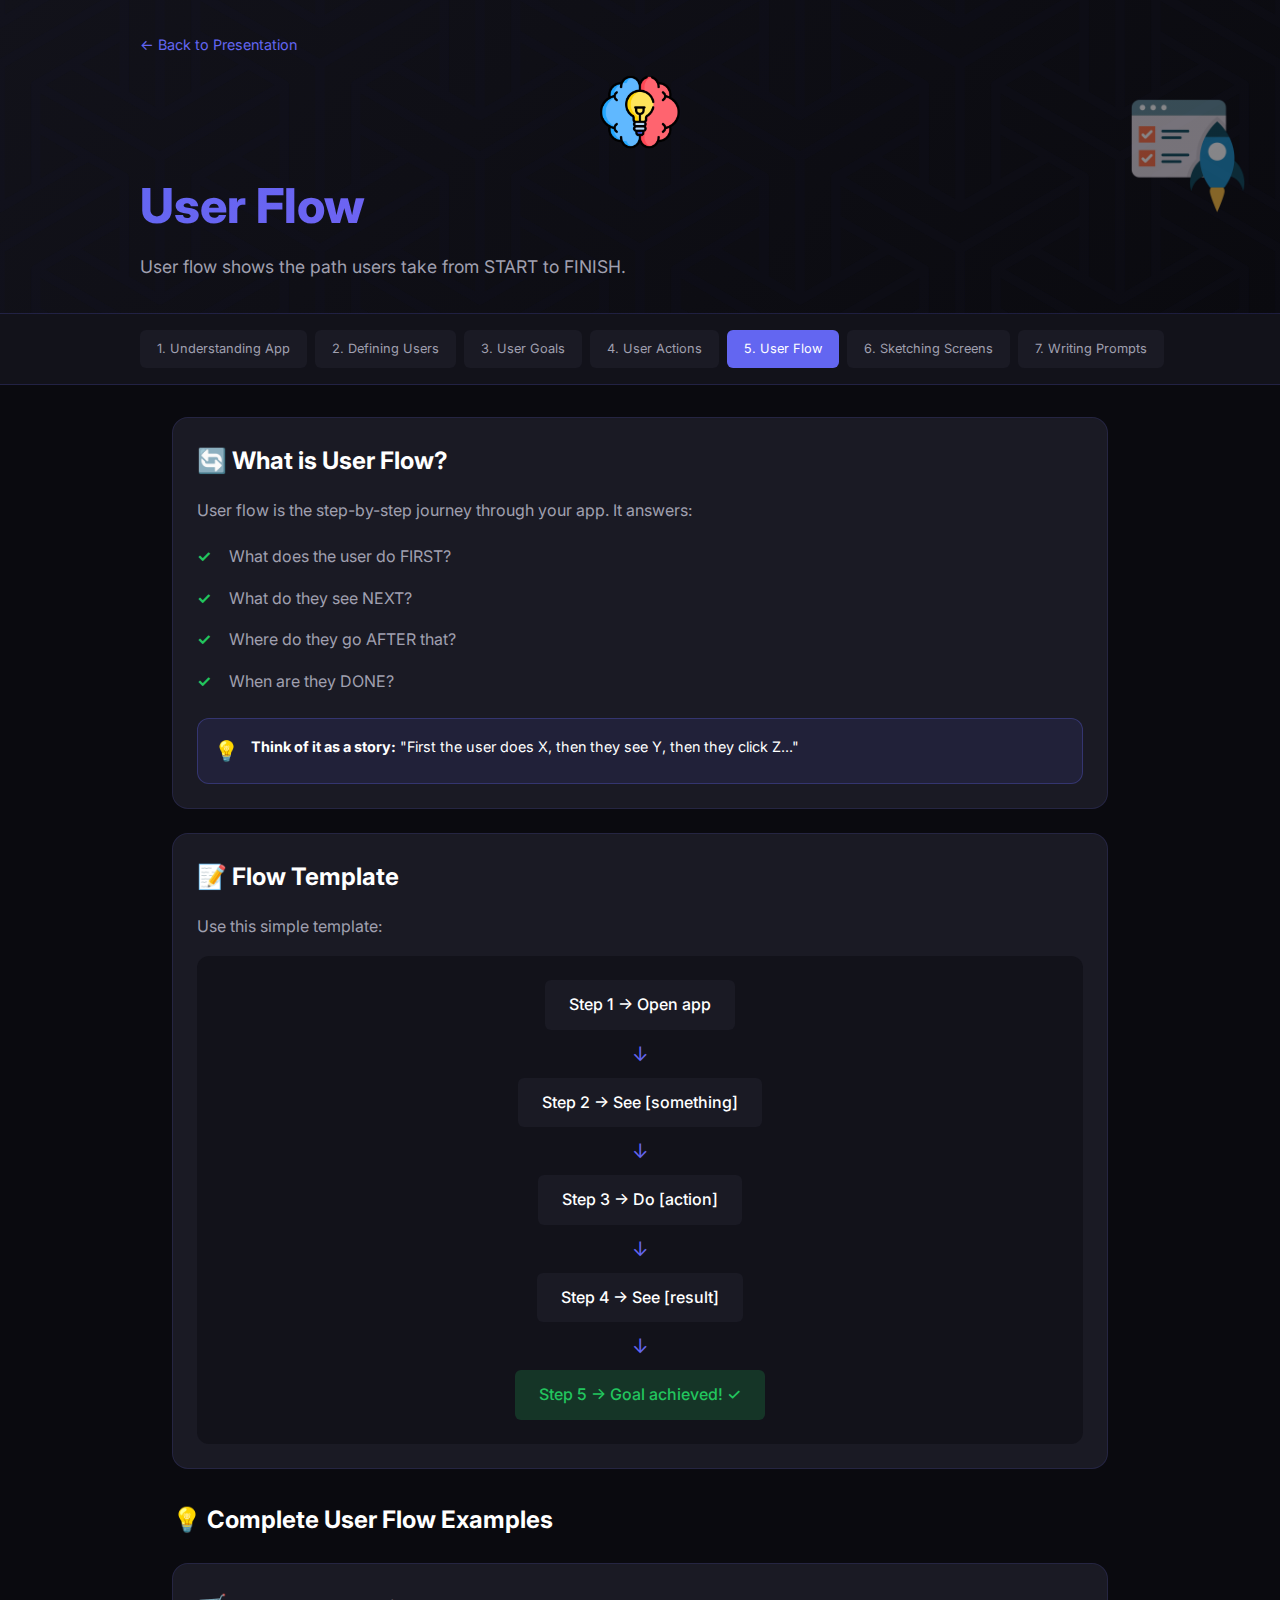
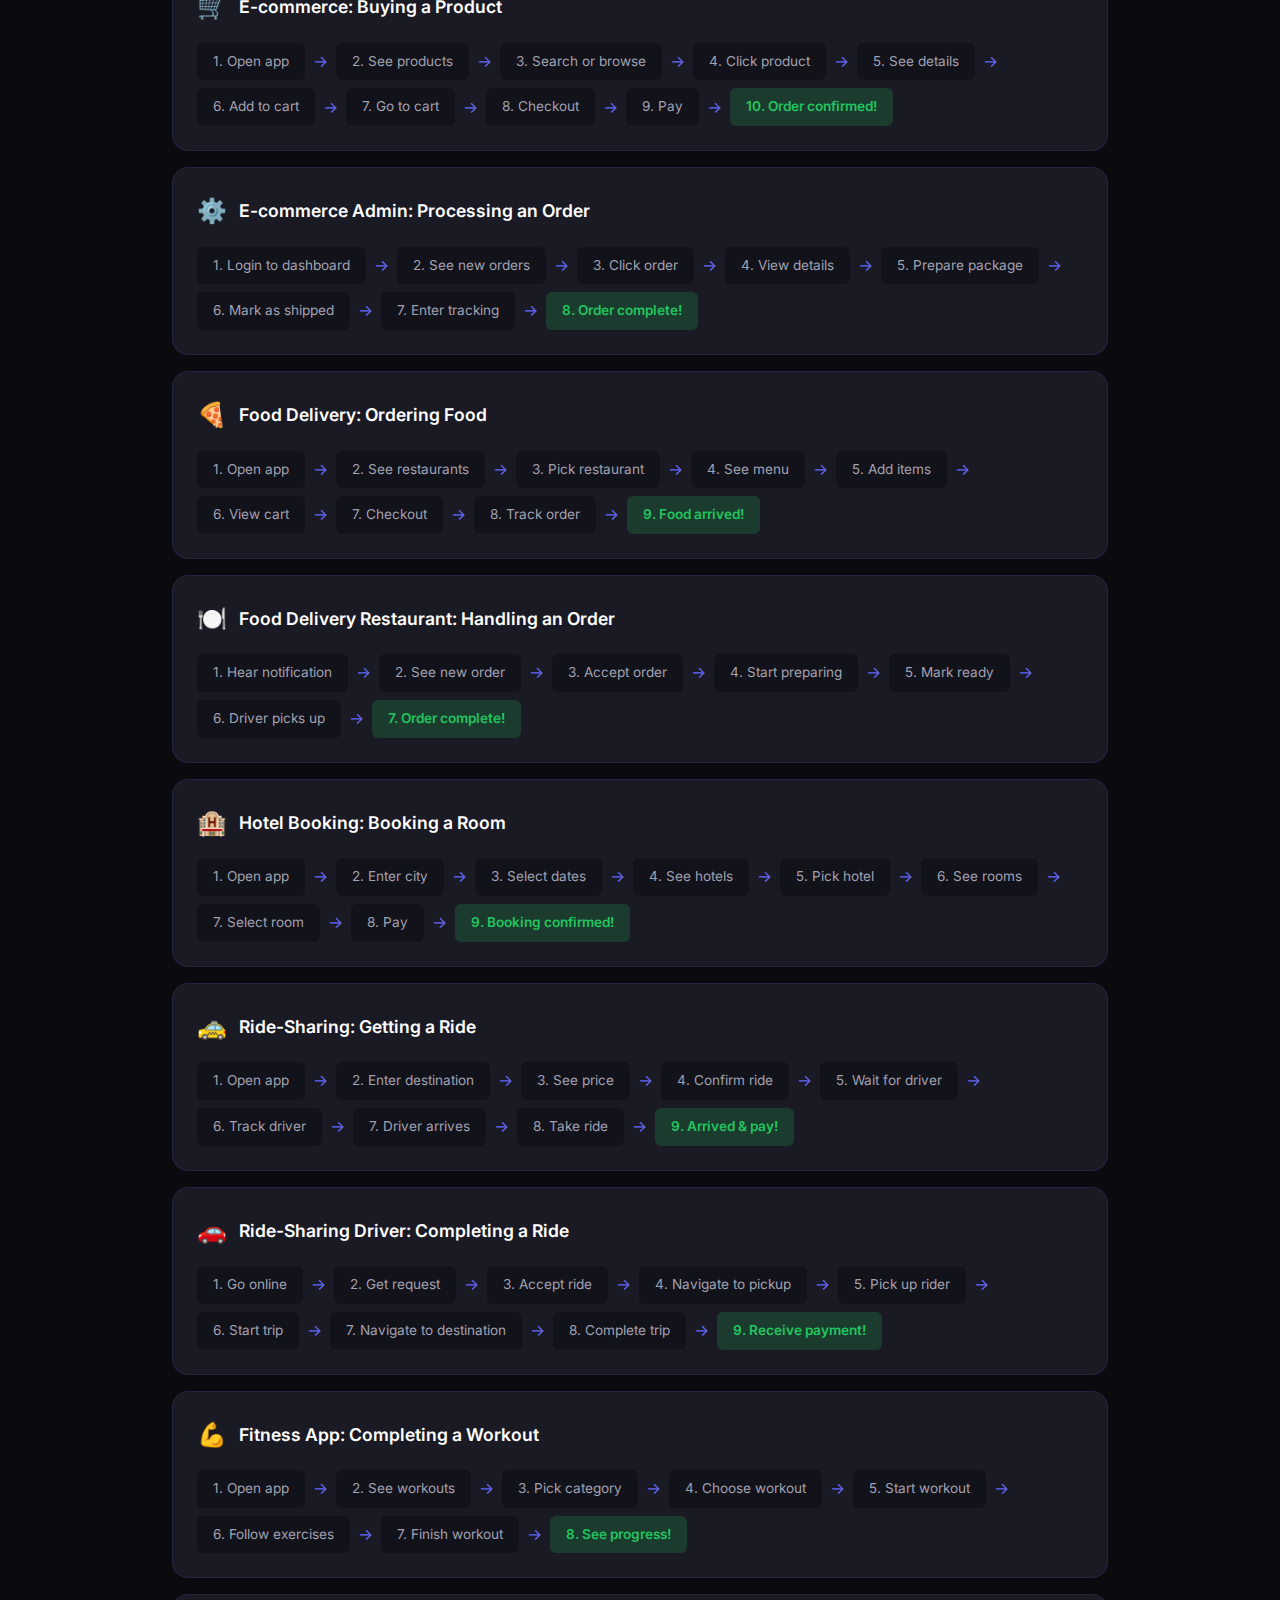
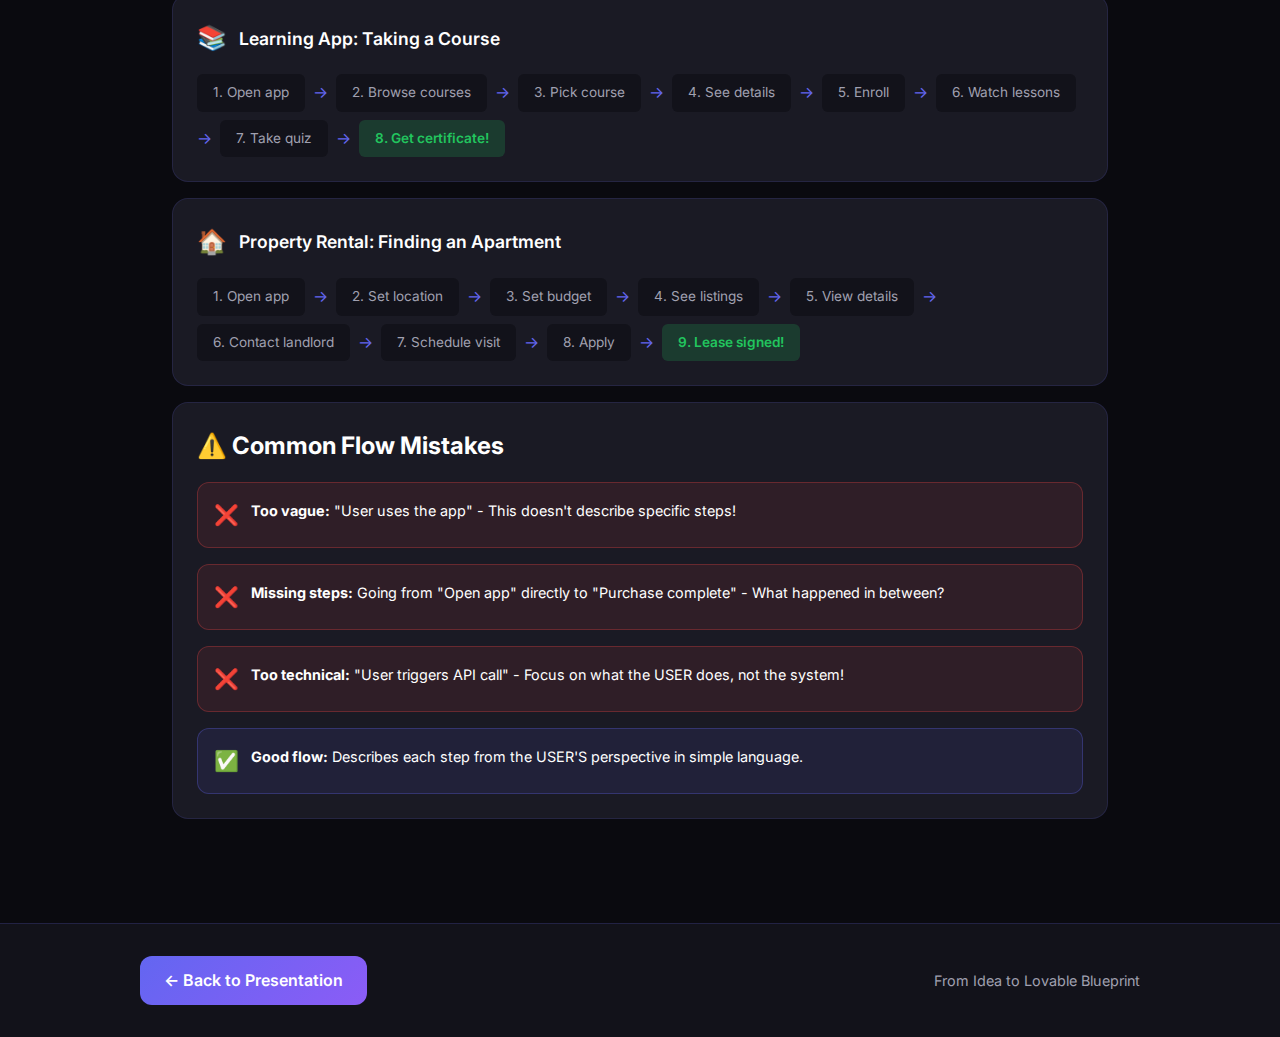
<file: pages/user-flow.html>
<!DOCTYPE html>
<html lang="en">
<head>
    <meta charset="UTF-8">
    <meta name="viewport" content="width=device-width, initial-scale=1.0">
    <title>User Flow – From Idea to Lovable Blueprint</title>
    <link rel="stylesheet" href="page-styles.css">
</head>
<body>
    
    <!-- Header -->
    <header class="page-header">
        <div class="header-content">
            <a href="../index.html" class="back-link">← Back to Presentation</a>
            <img src="../images/icon-brain.png" alt="" class="header-icon">
            <h1>User Flow</h1>
            <p class="header-subtitle">User flow shows the path users take from START to FINISH.</p>
        </div>
        <img src="../images/illustration-rocket.png" alt="" class="header-illustration">
    </header>

    <!-- Topic Navigation -->
    <nav class="topics-nav">
        <div class="topics-nav-content">
            <a href="understanding-app.html" class="topic-link">1. Understanding App</a>
            <a href="defining-users.html" class="topic-link">2. Defining Users</a>
            <a href="user-goals.html" class="topic-link">3. User Goals</a>
            <a href="user-actions.html" class="topic-link">4. User Actions</a>
            <a href="user-flow.html" class="topic-link active">5. User Flow</a>
            <a href="sketching-screens.html" class="topic-link">6. Sketching Screens</a>
            <a href="writing-prompts.html" class="topic-link">7. Writing Prompts</a>
        </div>
    </nav>

    <!-- Main Content -->
    <main class="page-main">

        <div class="concept-block">
            <h2>🔄 What is User Flow?</h2>
            <p>User flow is the step-by-step journey through your app. It answers:</p>
            <ul class="check-list">
                <li>What does the user do FIRST?</li>
                <li>What do they see NEXT?</li>
                <li>Where do they go AFTER that?</li>
                <li>When are they DONE?</li>
            </ul>
            <div class="tip-box">
                <span class="icon">💡</span>
                <p><strong>Think of it as a story:</strong> "First the user does X, then they see Y, then they click Z..."</p>
            </div>
        </div>

        <div class="concept-block">
            <h2>📝 Flow Template</h2>
            <p>Use this simple template:</p>
            <div class="flow-template">
                <div class="flow-step">Step 1 → Open app</div>
                <div class="flow-arrow">↓</div>
                <div class="flow-step">Step 2 → See [something]</div>
                <div class="flow-arrow">↓</div>
                <div class="flow-step">Step 3 → Do [action]</div>
                <div class="flow-arrow">↓</div>
                <div class="flow-step">Step 4 → See [result]</div>
                <div class="flow-arrow">↓</div>
                <div class="flow-step" style="background: rgba(34, 197, 94, 0.2); color: var(--success);">Step 5 → Goal achieved! ✓</div>
            </div>
        </div>

        <div class="examples-block">
            <h2>💡 Complete User Flow Examples</h2>
            
            <div class="flow-example-card">
                <div class="flow-header">
                    <span class="icon">🛒</span>
                    <h4>E-commerce: Buying a Product</h4>
                </div>
                <div class="flow-diagram">
                    <div class="flow-node">1. Open app</div>
                    <div class="flow-arrow">→</div>
                    <div class="flow-node">2. See products</div>
                    <div class="flow-arrow">→</div>
                    <div class="flow-node">3. Search or browse</div>
                    <div class="flow-arrow">→</div>
                    <div class="flow-node">4. Click product</div>
                    <div class="flow-arrow">→</div>
                    <div class="flow-node">5. See details</div>
                    <div class="flow-arrow">→</div>
                    <div class="flow-node">6. Add to cart</div>
                    <div class="flow-arrow">→</div>
                    <div class="flow-node">7. Go to cart</div>
                    <div class="flow-arrow">→</div>
                    <div class="flow-node">8. Checkout</div>
                    <div class="flow-arrow">→</div>
                    <div class="flow-node">9. Pay</div>
                    <div class="flow-arrow">→</div>
                    <div class="flow-node success">10. Order confirmed!</div>
                </div>
            </div>

            <div class="flow-example-card">
                <div class="flow-header">
                    <span class="icon">⚙️</span>
                    <h4>E-commerce Admin: Processing an Order</h4>
                </div>
                <div class="flow-diagram">
                    <div class="flow-node">1. Login to dashboard</div>
                    <div class="flow-arrow">→</div>
                    <div class="flow-node">2. See new orders</div>
                    <div class="flow-arrow">→</div>
                    <div class="flow-node">3. Click order</div>
                    <div class="flow-arrow">→</div>
                    <div class="flow-node">4. View details</div>
                    <div class="flow-arrow">→</div>
                    <div class="flow-node">5. Prepare package</div>
                    <div class="flow-arrow">→</div>
                    <div class="flow-node">6. Mark as shipped</div>
                    <div class="flow-arrow">→</div>
                    <div class="flow-node">7. Enter tracking</div>
                    <div class="flow-arrow">→</div>
                    <div class="flow-node success">8. Order complete!</div>
                </div>
            </div>

            <div class="flow-example-card">
                <div class="flow-header">
                    <span class="icon">🍕</span>
                    <h4>Food Delivery: Ordering Food</h4>
                </div>
                <div class="flow-diagram">
                    <div class="flow-node">1. Open app</div>
                    <div class="flow-arrow">→</div>
                    <div class="flow-node">2. See restaurants</div>
                    <div class="flow-arrow">→</div>
                    <div class="flow-node">3. Pick restaurant</div>
                    <div class="flow-arrow">→</div>
                    <div class="flow-node">4. See menu</div>
                    <div class="flow-arrow">→</div>
                    <div class="flow-node">5. Add items</div>
                    <div class="flow-arrow">→</div>
                    <div class="flow-node">6. View cart</div>
                    <div class="flow-arrow">→</div>
                    <div class="flow-node">7. Checkout</div>
                    <div class="flow-arrow">→</div>
                    <div class="flow-node">8. Track order</div>
                    <div class="flow-arrow">→</div>
                    <div class="flow-node success">9. Food arrived!</div>
                </div>
            </div>

            <div class="flow-example-card">
                <div class="flow-header">
                    <span class="icon">🍽️</span>
                    <h4>Food Delivery Restaurant: Handling an Order</h4>
                </div>
                <div class="flow-diagram">
                    <div class="flow-node">1. Hear notification</div>
                    <div class="flow-arrow">→</div>
                    <div class="flow-node">2. See new order</div>
                    <div class="flow-arrow">→</div>
                    <div class="flow-node">3. Accept order</div>
                    <div class="flow-arrow">→</div>
                    <div class="flow-node">4. Start preparing</div>
                    <div class="flow-arrow">→</div>
                    <div class="flow-node">5. Mark ready</div>
                    <div class="flow-arrow">→</div>
                    <div class="flow-node">6. Driver picks up</div>
                    <div class="flow-arrow">→</div>
                    <div class="flow-node success">7. Order complete!</div>
                </div>
            </div>

            <div class="flow-example-card">
                <div class="flow-header">
                    <span class="icon">🏨</span>
                    <h4>Hotel Booking: Booking a Room</h4>
                </div>
                <div class="flow-diagram">
                    <div class="flow-node">1. Open app</div>
                    <div class="flow-arrow">→</div>
                    <div class="flow-node">2. Enter city</div>
                    <div class="flow-arrow">→</div>
                    <div class="flow-node">3. Select dates</div>
                    <div class="flow-arrow">→</div>
                    <div class="flow-node">4. See hotels</div>
                    <div class="flow-arrow">→</div>
                    <div class="flow-node">5. Pick hotel</div>
                    <div class="flow-arrow">→</div>
                    <div class="flow-node">6. See rooms</div>
                    <div class="flow-arrow">→</div>
                    <div class="flow-node">7. Select room</div>
                    <div class="flow-arrow">→</div>
                    <div class="flow-node">8. Pay</div>
                    <div class="flow-arrow">→</div>
                    <div class="flow-node success">9. Booking confirmed!</div>
                </div>
            </div>

            <div class="flow-example-card">
                <div class="flow-header">
                    <span class="icon">🚕</span>
                    <h4>Ride-Sharing: Getting a Ride</h4>
                </div>
                <div class="flow-diagram">
                    <div class="flow-node">1. Open app</div>
                    <div class="flow-arrow">→</div>
                    <div class="flow-node">2. Enter destination</div>
                    <div class="flow-arrow">→</div>
                    <div class="flow-node">3. See price</div>
                    <div class="flow-arrow">→</div>
                    <div class="flow-node">4. Confirm ride</div>
                    <div class="flow-arrow">→</div>
                    <div class="flow-node">5. Wait for driver</div>
                    <div class="flow-arrow">→</div>
                    <div class="flow-node">6. Track driver</div>
                    <div class="flow-arrow">→</div>
                    <div class="flow-node">7. Driver arrives</div>
                    <div class="flow-arrow">→</div>
                    <div class="flow-node">8. Take ride</div>
                    <div class="flow-arrow">→</div>
                    <div class="flow-node success">9. Arrived & pay!</div>
                </div>
            </div>

            <div class="flow-example-card">
                <div class="flow-header">
                    <span class="icon">🚗</span>
                    <h4>Ride-Sharing Driver: Completing a Ride</h4>
                </div>
                <div class="flow-diagram">
                    <div class="flow-node">1. Go online</div>
                    <div class="flow-arrow">→</div>
                    <div class="flow-node">2. Get request</div>
                    <div class="flow-arrow">→</div>
                    <div class="flow-node">3. Accept ride</div>
                    <div class="flow-arrow">→</div>
                    <div class="flow-node">4. Navigate to pickup</div>
                    <div class="flow-arrow">→</div>
                    <div class="flow-node">5. Pick up rider</div>
                    <div class="flow-arrow">→</div>
                    <div class="flow-node">6. Start trip</div>
                    <div class="flow-arrow">→</div>
                    <div class="flow-node">7. Navigate to destination</div>
                    <div class="flow-arrow">→</div>
                    <div class="flow-node">8. Complete trip</div>
                    <div class="flow-arrow">→</div>
                    <div class="flow-node success">9. Receive payment!</div>
                </div>
            </div>

            <div class="flow-example-card">
                <div class="flow-header">
                    <span class="icon">💪</span>
                    <h4>Fitness App: Completing a Workout</h4>
                </div>
                <div class="flow-diagram">
                    <div class="flow-node">1. Open app</div>
                    <div class="flow-arrow">→</div>
                    <div class="flow-node">2. See workouts</div>
                    <div class="flow-arrow">→</div>
                    <div class="flow-node">3. Pick category</div>
                    <div class="flow-arrow">→</div>
                    <div class="flow-node">4. Choose workout</div>
                    <div class="flow-arrow">→</div>
                    <div class="flow-node">5. Start workout</div>
                    <div class="flow-arrow">→</div>
                    <div class="flow-node">6. Follow exercises</div>
                    <div class="flow-arrow">→</div>
                    <div class="flow-node">7. Finish workout</div>
                    <div class="flow-arrow">→</div>
                    <div class="flow-node success">8. See progress!</div>
                </div>
            </div>

            <div class="flow-example-card">
                <div class="flow-header">
                    <span class="icon">📚</span>
                    <h4>Learning App: Taking a Course</h4>
                </div>
                <div class="flow-diagram">
                    <div class="flow-node">1. Open app</div>
                    <div class="flow-arrow">→</div>
                    <div class="flow-node">2. Browse courses</div>
                    <div class="flow-arrow">→</div>
                    <div class="flow-node">3. Pick course</div>
                    <div class="flow-arrow">→</div>
                    <div class="flow-node">4. See details</div>
                    <div class="flow-arrow">→</div>
                    <div class="flow-node">5. Enroll</div>
                    <div class="flow-arrow">→</div>
                    <div class="flow-node">6. Watch lessons</div>
                    <div class="flow-arrow">→</div>
                    <div class="flow-node">7. Take quiz</div>
                    <div class="flow-arrow">→</div>
                    <div class="flow-node success">8. Get certificate!</div>
                </div>
            </div>

            <div class="flow-example-card">
                <div class="flow-header">
                    <span class="icon">🏠</span>
                    <h4>Property Rental: Finding an Apartment</h4>
                </div>
                <div class="flow-diagram">
                    <div class="flow-node">1. Open app</div>
                    <div class="flow-arrow">→</div>
                    <div class="flow-node">2. Set location</div>
                    <div class="flow-arrow">→</div>
                    <div class="flow-node">3. Set budget</div>
                    <div class="flow-arrow">→</div>
                    <div class="flow-node">4. See listings</div>
                    <div class="flow-arrow">→</div>
                    <div class="flow-node">5. View details</div>
                    <div class="flow-arrow">→</div>
                    <div class="flow-node">6. Contact landlord</div>
                    <div class="flow-arrow">→</div>
                    <div class="flow-node">7. Schedule visit</div>
                    <div class="flow-arrow">→</div>
                    <div class="flow-node">8. Apply</div>
                    <div class="flow-arrow">→</div>
                    <div class="flow-node success">9. Lease signed!</div>
                </div>
            </div>
        </div>

        <div class="concept-block">
            <h2>⚠️ Common Flow Mistakes</h2>
            <div class="warning-box">
                <span class="icon">❌</span>
                <p><strong>Too vague:</strong> "User uses the app" - This doesn't describe specific steps!</p>
            </div>
            <div class="warning-box">
                <span class="icon">❌</span>
                <p><strong>Missing steps:</strong> Going from "Open app" directly to "Purchase complete" - What happened in between?</p>
            </div>
            <div class="warning-box">
                <span class="icon">❌</span>
                <p><strong>Too technical:</strong> "User triggers API call" - Focus on what the USER does, not the system!</p>
            </div>
            <div class="tip-box">
                <span class="icon">✅</span>
                <p><strong>Good flow:</strong> Describes each step from the USER'S perspective in simple language.</p>
            </div>
        </div>

    </main>

    <!-- Footer -->
    <footer class="page-footer">
        <div class="footer-content">
            <a href="../index.html" class="back-btn">← Back to Presentation</a>
            <div>
                <p>From Idea to Lovable Blueprint</p>
            </div>
        </div>
    </footer>

</body>
</html>
</file>
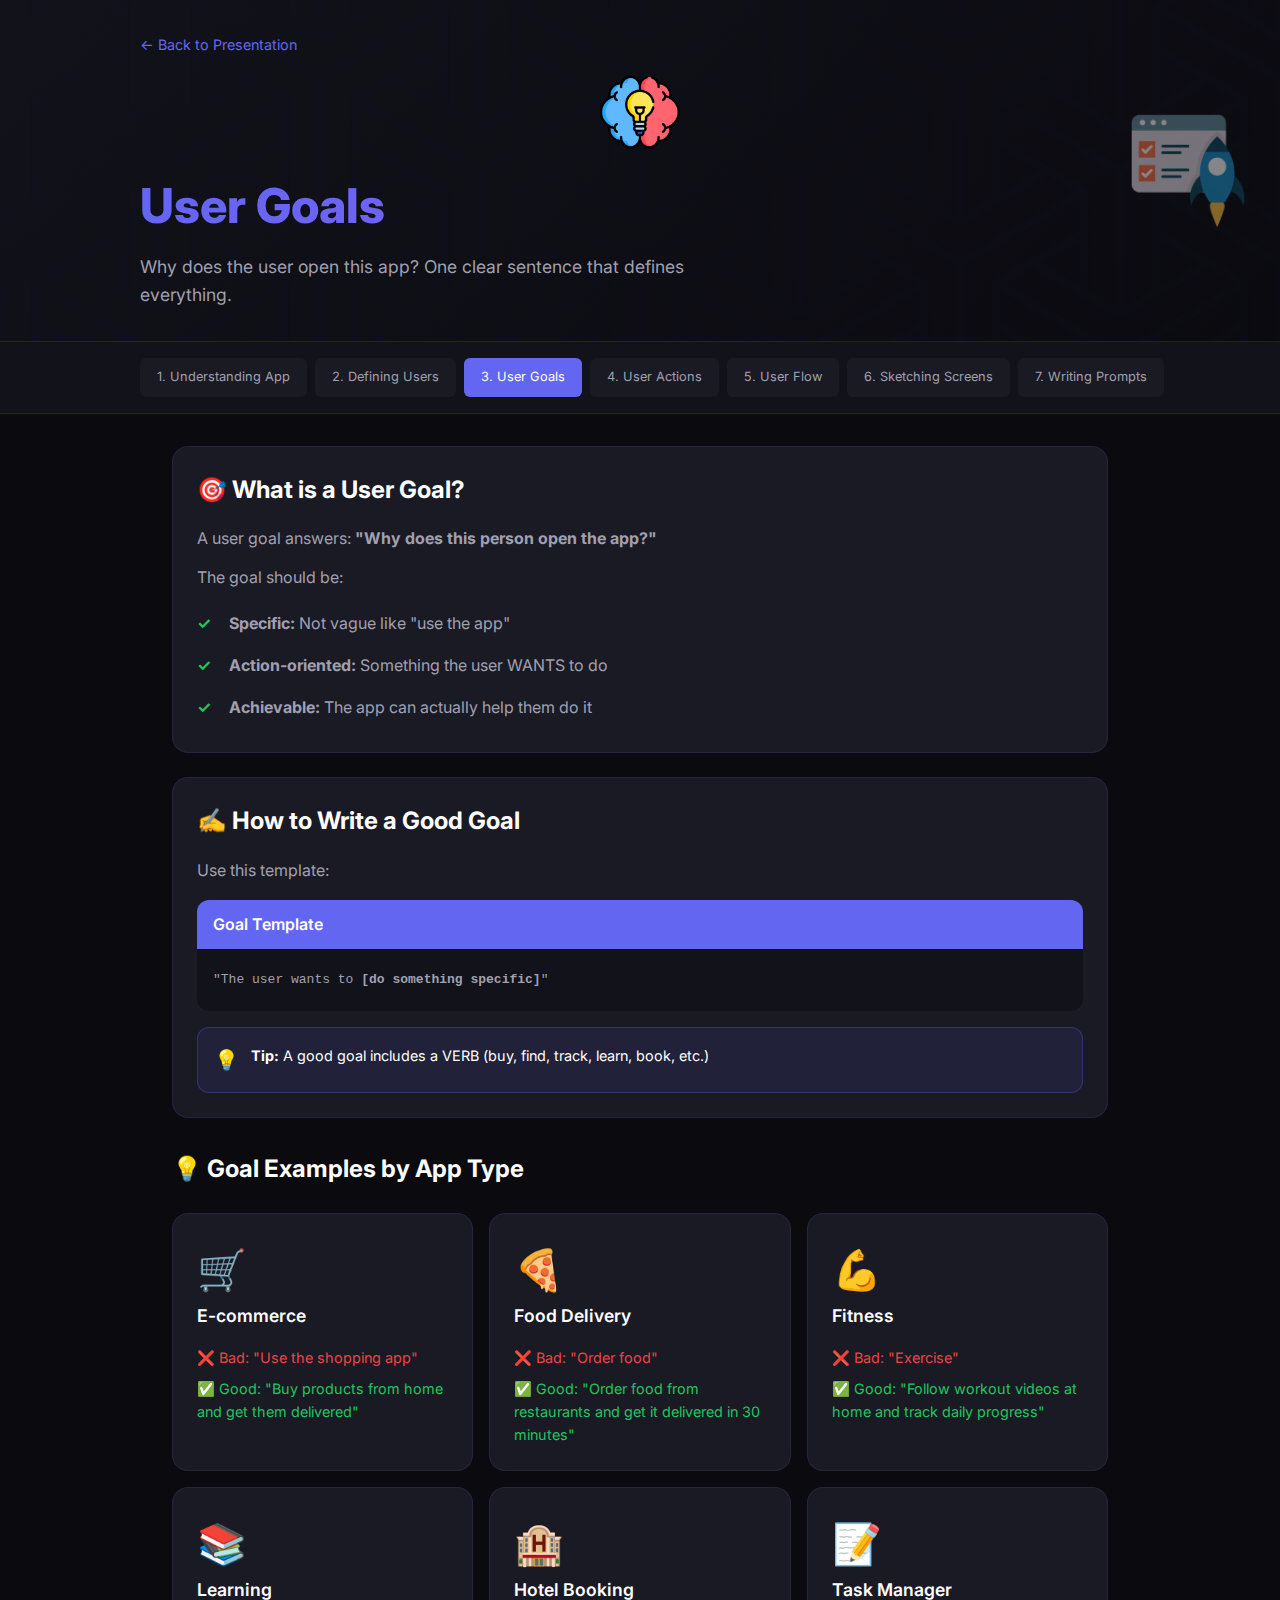
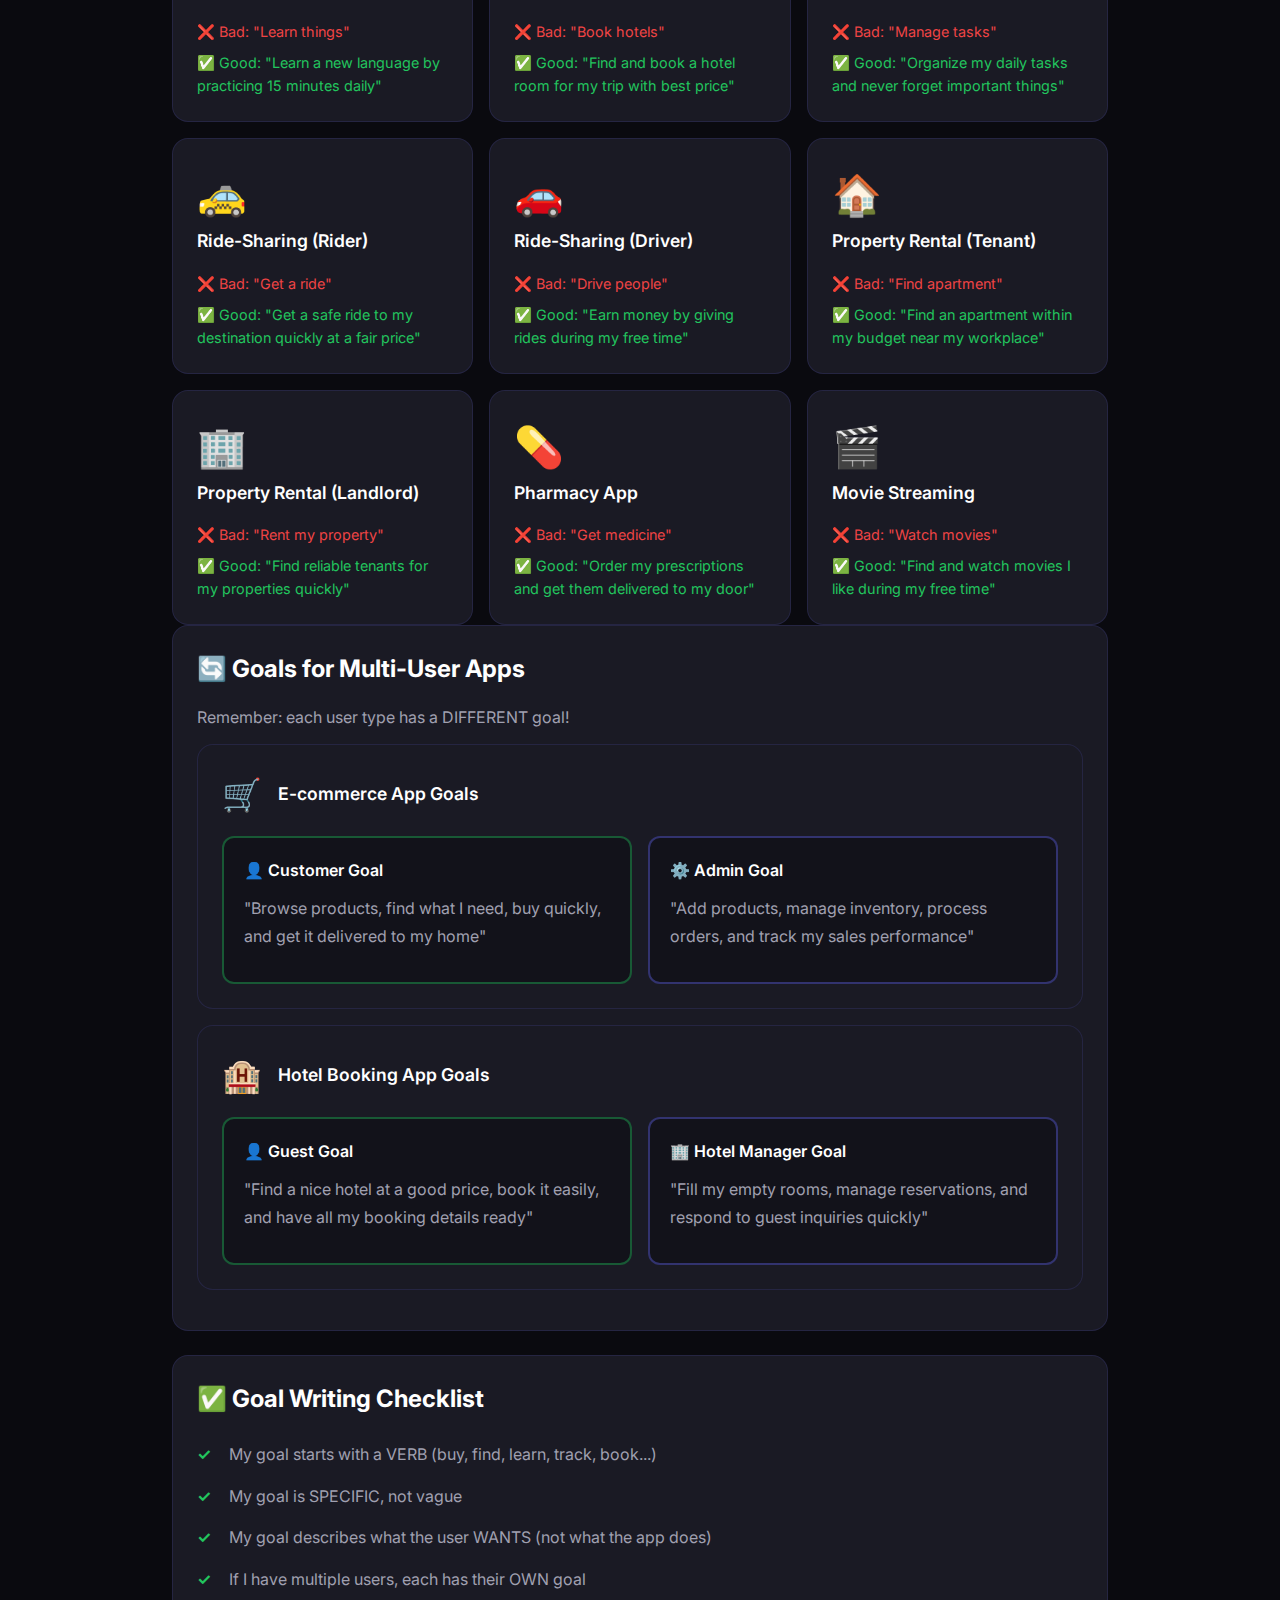
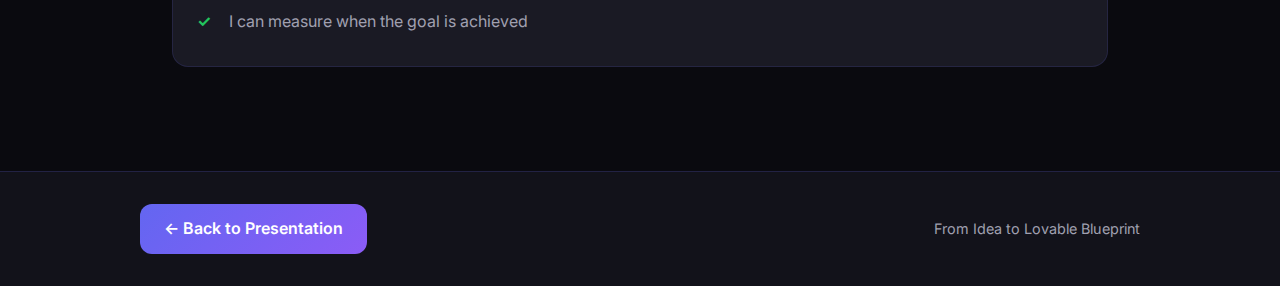
<file: pages/user-goals.html>
<!DOCTYPE html>
<html lang="en">
<head>
    <meta charset="UTF-8">
    <meta name="viewport" content="width=device-width, initial-scale=1.0">
    <title>User Goals – From Idea to Lovable Blueprint</title>
    <link rel="stylesheet" href="page-styles.css">
</head>
<body>
    
    <!-- Header -->
    <header class="page-header">
        <div class="header-content">
            <a href="../index.html" class="back-link">← Back to Presentation</a>
            <img src="../images/icon-brain.png" alt="" class="header-icon">
            <h1>User Goals</h1>
            <p class="header-subtitle">Why does the user open this app? One clear sentence that defines everything.</p>
        </div>
        <img src="../images/illustration-rocket.png" alt="" class="header-illustration">
    </header>

    <!-- Topic Navigation -->
    <nav class="topics-nav">
        <div class="topics-nav-content">
            <a href="understanding-app.html" class="topic-link">1. Understanding App</a>
            <a href="defining-users.html" class="topic-link">2. Defining Users</a>
            <a href="user-goals.html" class="topic-link active">3. User Goals</a>
            <a href="user-actions.html" class="topic-link">4. User Actions</a>
            <a href="user-flow.html" class="topic-link">5. User Flow</a>
            <a href="sketching-screens.html" class="topic-link">6. Sketching Screens</a>
            <a href="writing-prompts.html" class="topic-link">7. Writing Prompts</a>
        </div>
    </nav>

    <!-- Main Content -->
    <main class="page-main">

        <div class="concept-block">
            <h2>🎯 What is a User Goal?</h2>
            <p>A user goal answers: <strong>"Why does this person open the app?"</strong></p>
            <p>The goal should be:</p>
            <ul class="check-list">
                <li><strong>Specific:</strong> Not vague like "use the app"</li>
                <li><strong>Action-oriented:</strong> Something the user WANTS to do</li>
                <li><strong>Achievable:</strong> The app can actually help them do it</li>
            </ul>
        </div>

        <div class="concept-block">
            <h2>✍️ How to Write a Good Goal</h2>
            <p>Use this template:</p>
            <div class="wireframe-template">
                <div class="wireframe-title">Goal Template</div>
                <div class="wireframe-content">
                    <p>"The user wants to <strong>[do something specific]</strong>"</p>
                </div>
            </div>
            <div class="tip-box">
                <span class="icon">💡</span>
                <p><strong>Tip:</strong> A good goal includes a VERB (buy, find, track, learn, book, etc.)</p>
            </div>
        </div>

        <div class="examples-block">
            <h2>💡 Goal Examples by App Type</h2>
            
            <div class="goals-grid">
                <div class="goal-card">
                    <span class="goal-icon">🛒</span>
                    <h4>E-commerce</h4>
                    <p class="goal-bad">❌ Bad: "Use the shopping app"</p>
                    <p class="goal-good">✅ Good: "Buy products from home and get them delivered"</p>
                </div>
                
                <div class="goal-card">
                    <span class="goal-icon">🍕</span>
                    <h4>Food Delivery</h4>
                    <p class="goal-bad">❌ Bad: "Order food"</p>
                    <p class="goal-good">✅ Good: "Order food from restaurants and get it delivered in 30 minutes"</p>
                </div>
                
                <div class="goal-card">
                    <span class="goal-icon">💪</span>
                    <h4>Fitness</h4>
                    <p class="goal-bad">❌ Bad: "Exercise"</p>
                    <p class="goal-good">✅ Good: "Follow workout videos at home and track daily progress"</p>
                </div>
                
                <div class="goal-card">
                    <span class="goal-icon">📚</span>
                    <h4>Learning</h4>
                    <p class="goal-bad">❌ Bad: "Learn things"</p>
                    <p class="goal-good">✅ Good: "Learn a new language by practicing 15 minutes daily"</p>
                </div>
                
                <div class="goal-card">
                    <span class="goal-icon">🏨</span>
                    <h4>Hotel Booking</h4>
                    <p class="goal-bad">❌ Bad: "Book hotels"</p>
                    <p class="goal-good">✅ Good: "Find and book a hotel room for my trip with best price"</p>
                </div>
                
                <div class="goal-card">
                    <span class="goal-icon">📝</span>
                    <h4>Task Manager</h4>
                    <p class="goal-bad">❌ Bad: "Manage tasks"</p>
                    <p class="goal-good">✅ Good: "Organize my daily tasks and never forget important things"</p>
                </div>

                <div class="goal-card">
                    <span class="goal-icon">🚕</span>
                    <h4>Ride-Sharing (Rider)</h4>
                    <p class="goal-bad">❌ Bad: "Get a ride"</p>
                    <p class="goal-good">✅ Good: "Get a safe ride to my destination quickly at a fair price"</p>
                </div>

                <div class="goal-card">
                    <span class="goal-icon">🚗</span>
                    <h4>Ride-Sharing (Driver)</h4>
                    <p class="goal-bad">❌ Bad: "Drive people"</p>
                    <p class="goal-good">✅ Good: "Earn money by giving rides during my free time"</p>
                </div>

                <div class="goal-card">
                    <span class="goal-icon">🏠</span>
                    <h4>Property Rental (Tenant)</h4>
                    <p class="goal-bad">❌ Bad: "Find apartment"</p>
                    <p class="goal-good">✅ Good: "Find an apartment within my budget near my workplace"</p>
                </div>

                <div class="goal-card">
                    <span class="goal-icon">🏢</span>
                    <h4>Property Rental (Landlord)</h4>
                    <p class="goal-bad">❌ Bad: "Rent my property"</p>
                    <p class="goal-good">✅ Good: "Find reliable tenants for my properties quickly"</p>
                </div>

                <div class="goal-card">
                    <span class="goal-icon">💊</span>
                    <h4>Pharmacy App</h4>
                    <p class="goal-bad">❌ Bad: "Get medicine"</p>
                    <p class="goal-good">✅ Good: "Order my prescriptions and get them delivered to my door"</p>
                </div>

                <div class="goal-card">
                    <span class="goal-icon">🎬</span>
                    <h4>Movie Streaming</h4>
                    <p class="goal-bad">❌ Bad: "Watch movies"</p>
                    <p class="goal-good">✅ Good: "Find and watch movies I like during my free time"</p>
                </div>
            </div>
        </div>

        <div class="concept-block">
            <h2>🔄 Goals for Multi-User Apps</h2>
            <p>Remember: each user type has a DIFFERENT goal!</p>
            
            <div class="example-card">
                <div class="example-header">
                    <span class="example-icon">🛒</span>
                    <h4>E-commerce App Goals</h4>
                </div>
                <div class="dual-example">
                    <div class="user-box customer">
                        <h5>👤 Customer Goal</h5>
                        <p style="color: var(--text-secondary);">"Browse products, find what I need, buy quickly, and get it delivered to my home"</p>
                    </div>
                    <div class="user-box admin">
                        <h5>⚙️ Admin Goal</h5>
                        <p style="color: var(--text-secondary);">"Add products, manage inventory, process orders, and track my sales performance"</p>
                    </div>
                </div>
            </div>

            <div class="example-card">
                <div class="example-header">
                    <span class="example-icon">🏨</span>
                    <h4>Hotel Booking App Goals</h4>
                </div>
                <div class="dual-example">
                    <div class="user-box customer">
                        <h5>👤 Guest Goal</h5>
                        <p style="color: var(--text-secondary);">"Find a nice hotel at a good price, book it easily, and have all my booking details ready"</p>
                    </div>
                    <div class="user-box admin">
                        <h5>🏢 Hotel Manager Goal</h5>
                        <p style="color: var(--text-secondary);">"Fill my empty rooms, manage reservations, and respond to guest inquiries quickly"</p>
                    </div>
                </div>
            </div>
        </div>

        <div class="concept-block">
            <h2>✅ Goal Writing Checklist</h2>
            <ul class="check-list">
                <li>My goal starts with a VERB (buy, find, learn, track, book...)</li>
                <li>My goal is SPECIFIC, not vague</li>
                <li>My goal describes what the user WANTS (not what the app does)</li>
                <li>If I have multiple users, each has their OWN goal</li>
                <li>I can measure when the goal is achieved</li>
            </ul>
        </div>

    </main>

    <!-- Footer -->
    <footer class="page-footer">
        <div class="footer-content">
            <a href="../index.html" class="back-btn">← Back to Presentation</a>
            <div>
                <p>From Idea to Lovable Blueprint</p>
            </div>
        </div>
    </footer>

</body>
</html>
</file>
<file: pages/page-styles.css>
/* ========================================
   DETAIL PAGES - SHARED STYLES
   Individual topic pages styling
   ======================================== */

/* Import base styles */
@import url('https://fonts.googleapis.com/css2?family=Inter:wght@300;400;500;600;700;800&display=swap');

:root {
    --bg-primary: #0a0a0f;
    --bg-secondary: #12121a;
    --bg-card: #1a1a24;
    --bg-highlight: rgba(99, 102, 241, 0.1);
    --text-primary: #ffffff;
    --text-secondary: #a0a0b0;
    --accent-primary: #6366f1;
    --accent-secondary: #8b5cf6;
    --accent-gradient: linear-gradient(135deg, #6366f1 0%, #8b5cf6 100%);
    --success: #22c55e;
    --warning: #f59e0b;
    --error: #ef4444;
    --radius-sm: 6px;
    --radius-md: 12px;
    --radius-lg: 16px;
    --transition-fast: 0.2s ease;
}

* {
    margin: 0;
    padding: 0;
    box-sizing: border-box;
}

body {
    font-family: 'Inter', -apple-system, BlinkMacSystemFont, sans-serif;
    background: var(--bg-primary);
    color: var(--text-primary);
    line-height: 1.6;
    overflow-x: hidden;
    min-height: 100vh;
}

/* ========================================
   HEADER
   ======================================== */

.page-header {
    background: linear-gradient(135deg, var(--bg-secondary) 0%, var(--bg-primary) 100%);
    padding: 2rem;
    border-bottom: 1px solid rgba(99, 102, 241, 0.2);
    position: relative;
    overflow: hidden;
}

.page-header::before {
    content: '';
    position: absolute;
    top: 0;
    left: 0;
    right: 0;
    bottom: 0;
    background: url('../images/bg-section.png') center/cover no-repeat;
    opacity: 0.08;
    z-index: 0;
}

.header-content {
    position: relative;
    z-index: 1;
}

.header-icon {
    width: 80px;
    height: 80px;
    margin: 0 auto 1rem;
    display: block;
    object-fit: contain;
}

.header-illustration {
    position: absolute;
    right: 2rem;
    top: 50%;
    transform: translateY(-50%);
    width: 120px;
    height: 120px;
    opacity: 0.5;
    z-index: 0;
}

@media (max-width: 768px) {
    .header-illustration {
        display: none;
    }
}

.header-content {
    max-width: 1000px;
    margin: 0 auto;
}

.back-link {
    display: inline-flex;
    align-items: center;
    gap: 0.5rem;
    color: var(--accent-primary);
    text-decoration: none;
    font-size: 0.9rem;
    margin-bottom: 1rem;
    transition: color var(--transition-fast);
}

.back-link:hover {
    color: var(--accent-secondary);
}

.page-header h1 {
    font-size: clamp(2rem, 5vw, 3rem);
    font-weight: 800;
    background: var(--accent-gradient);
    -webkit-background-clip: text;
    -webkit-text-fill-color: transparent;
    background-clip: text;
    margin-bottom: 0.5rem;
}

.header-subtitle {
    color: var(--text-secondary);
    font-size: 1.1rem;
    max-width: 600px;
}

/* ========================================
   NAVIGATION BAR
   ======================================== */

.topics-nav {
    background: var(--bg-secondary);
    padding: 1rem 2rem;
    position: sticky;
    top: 0;
    z-index: 100;
    border-bottom: 1px solid rgba(99, 102, 241, 0.2);
    overflow-x: auto;
}

.topics-nav-content {
    max-width: 1000px;
    margin: 0 auto;
    display: flex;
    gap: 0.5rem;
    flex-wrap: nowrap;
}

.topic-link {
    display: inline-block;
    padding: 0.5rem 1rem;
    background: var(--bg-card);
    border-radius: var(--radius-sm);
    color: var(--text-secondary);
    text-decoration: none;
    font-size: 0.8rem;
    white-space: nowrap;
    transition: all var(--transition-fast);
    border: 1px solid transparent;
}

.topic-link:hover {
    background: rgba(99, 102, 241, 0.2);
    color: var(--text-primary);
}

.topic-link.active {
    background: var(--accent-primary);
    color: white;
}

/* ========================================
   MAIN CONTENT
   ======================================== */

.page-main {
    max-width: 1000px;
    margin: 0 auto;
    padding: 2rem;
}

/* ========================================
   CONCEPT BLOCKS
   ======================================== */

.concept-block {
    background: var(--bg-card);
    border-radius: var(--radius-lg);
    padding: 1.5rem;
    margin-bottom: 1.5rem;
    border: 1px solid rgba(99, 102, 241, 0.15);
}

.concept-block h2 {
    font-size: 1.5rem;
    font-weight: 700;
    color: var(--text-primary);
    margin-bottom: 1rem;
    display: flex;
    align-items: center;
    gap: 0.75rem;
}

.concept-block h3 {
    font-size: 1.25rem;
    font-weight: 600;
    color: var(--text-primary);
    margin-bottom: 1rem;
}

.concept-block p {
    color: var(--text-secondary);
    margin-bottom: 0.75rem;
    line-height: 1.7;
}

/* Check List */
.check-list {
    list-style: none;
    padding: 0;
}

.check-list li {
    padding: 0.5rem 0;
    padding-left: 2rem;
    position: relative;
    color: var(--text-secondary);
}

.check-list li::before {
    content: '✓';
    position: absolute;
    left: 0;
    color: var(--success);
    font-weight: bold;
}

/* Warning Box */
.warning-box {
    display: flex;
    align-items: flex-start;
    gap: 0.75rem;
    background: rgba(239, 68, 68, 0.1);
    border: 1px solid rgba(239, 68, 68, 0.3);
    border-radius: var(--radius-md);
    padding: 1rem;
    margin-top: 1rem;
}

.warning-box .icon {
    font-size: 1.25rem;
}

.warning-box p {
    margin: 0;
    color: var(--text-primary);
    font-size: 0.9rem;
}

/* Tip Box */
.tip-box {
    display: flex;
    align-items: flex-start;
    gap: 0.75rem;
    background: rgba(99, 102, 241, 0.1);
    border: 1px solid rgba(99, 102, 241, 0.3);
    border-radius: var(--radius-md);
    padding: 1rem;
    margin-top: 1rem;
}

.tip-box .icon {
    font-size: 1.25rem;
}

.tip-box p {
    margin: 0;
    color: var(--text-primary);
    font-size: 0.9rem;
}

/* ========================================
   FRAMEWORK BOX
   ======================================== */

.framework-box {
    display: flex;
    flex-direction: column;
    gap: 0.75rem;
    margin-top: 1rem;
}

.framework-item {
    display: flex;
    align-items: center;
    gap: 1rem;
    background: var(--bg-highlight);
    border-radius: var(--radius-md);
    padding: 1rem;
}

.fw-number {
    width: 40px;
    height: 40px;
    display: flex;
    align-items: center;
    justify-content: center;
    background: var(--accent-gradient);
    border-radius: 50%;
    color: white;
    font-weight: 700;
    flex-shrink: 0;
}

.fw-content h4 {
    font-size: 1rem;
    font-weight: 600;
    color: var(--text-primary);
    margin-bottom: 0.25rem;
}

.fw-content p {
    color: var(--text-secondary);
    font-size: 0.9rem;
    margin: 0;
}

/* ========================================
   EXAMPLES BLOCK
   ======================================== */

.examples-block {
    margin-top: 2rem;
}

.examples-block h2 {
    font-size: 1.5rem;
    font-weight: 700;
    color: var(--text-primary);
    margin-bottom: 1.5rem;
}

/* Example Cards */
.example-card {
    background: var(--bg-card);
    border-radius: var(--radius-lg);
    padding: 1.5rem;
    margin-bottom: 1rem;
    border: 1px solid rgba(99, 102, 241, 0.15);
    transition: transform var(--transition-fast);
}

.example-card:hover {
    transform: translateY(-2px);
}

.example-header {
    display: flex;
    align-items: center;
    gap: 1rem;
    margin-bottom: 1rem;
}

.example-icon {
    font-size: 2rem;
}

.example-header h4 {
    font-size: 1.1rem;
    font-weight: 600;
    color: var(--text-primary);
}

.example-content {
    background: var(--bg-secondary);
    border-radius: var(--radius-md);
    padding: 1rem;
}

.example-row {
    display: flex;
    gap: 1rem;
    padding: 0.5rem 0;
    border-bottom: 1px solid rgba(255, 255, 255, 0.05);
}

.example-row:last-child {
    border-bottom: none;
}

.example-row .label {
    font-weight: 600;
    color: var(--accent-primary);
    min-width: 100px;
    flex-shrink: 0;
}

.example-row span:last-child {
    color: var(--text-secondary);
}

/* ========================================
   COMPARISON GRID
   ======================================== */

.comparison-grid {
    display: grid;
    grid-template-columns: repeat(auto-fit, minmax(280px, 1fr));
    gap: 1rem;
    margin-top: 1rem;
}

.compare-card {
    background: var(--bg-secondary);
    border-radius: var(--radius-md);
    padding: 1.25rem;
    border: 1px solid rgba(255, 255, 255, 0.05);
}

.compare-card.highlight {
    border-color: rgba(99, 102, 241, 0.4);
    background: rgba(99, 102, 241, 0.1);
}

.compare-card h4 {
    font-size: 1rem;
    font-weight: 600;
    margin-bottom: 0.75rem;
    color: var(--text-primary);
}

.compare-card ul {
    list-style: none;
    padding: 0;
}

.compare-card li {
    padding: 0.35rem 0;
    color: var(--text-secondary);
    font-size: 0.9rem;
}

/* ========================================
   DUAL/TRIPLE USER EXAMPLES
   ======================================== */

.dual-example {
    display: grid;
    grid-template-columns: repeat(auto-fit, minmax(280px, 1fr));
    gap: 1rem;
    margin-top: 1rem;
}

.triple-example {
    display: grid;
    grid-template-columns: repeat(auto-fit, minmax(200px, 1fr));
    gap: 1rem;
    margin-top: 1rem;
}

.user-box {
    background: var(--bg-secondary);
    border-radius: var(--radius-md);
    padding: 1.25rem;
    border: 2px solid transparent;
}

.user-box.customer {
    border-color: rgba(34, 197, 94, 0.4);
}

.user-box.admin {
    border-color: rgba(99, 102, 241, 0.4);
}

.user-box.restaurant {
    border-color: rgba(245, 158, 11, 0.4);
}

.user-box.driver {
    border-color: rgba(239, 68, 68, 0.4);
}

.user-box h5 {
    font-size: 1rem;
    font-weight: 600;
    margin-bottom: 0.75rem;
    color: var(--text-primary);
}

.user-box ul {
    list-style: none;
    padding: 0;
}

.user-box li {
    padding: 0.35rem 0;
    color: var(--text-secondary);
    font-size: 0.9rem;
}

/* ========================================
   GOALS GRID
   ======================================== */

.goals-grid {
    display: grid;
    grid-template-columns: repeat(auto-fit, minmax(300px, 1fr));
    gap: 1rem;
}

.goal-card {
    background: var(--bg-card);
    border-radius: var(--radius-lg);
    padding: 1.5rem;
    border: 1px solid rgba(99, 102, 241, 0.15);
}

.goal-icon {
    font-size: 2.5rem;
    margin-bottom: 0.75rem;
}

.goal-card h4 {
    font-size: 1.1rem;
    font-weight: 600;
    margin-bottom: 1rem;
    color: var(--text-primary);
}

.goal-bad {
    color: var(--error) !important;
    font-size: 0.9rem;
    margin-bottom: 0.5rem;
}

.goal-good {
    color: var(--success) !important;
    font-size: 0.9rem;
}

/* ========================================
   ACTION LISTS
   ======================================== */

.action-examples {
    list-style: none;
    padding: 0;
}

.action-examples li {
    padding: 0.5rem 0;
    padding-left: 1.5rem;
    position: relative;
    color: var(--text-secondary);
}

.action-examples li::before {
    content: '→';
    position: absolute;
    left: 0;
    color: var(--accent-primary);
}

.action-count {
    display: flex;
    gap: 1rem;
    flex-wrap: wrap;
    margin-top: 1rem;
}

.count-item {
    flex: 1;
    min-width: 120px;
    text-align: center;
    padding: 1rem;
    background: var(--bg-secondary);
    border-radius: var(--radius-md);
}

.count-item .count {
    display: block;
    font-size: 2rem;
    font-weight: 800;
    margin-bottom: 0.5rem;
}

.count-item.good .count {
    color: var(--success);
}

.count-item.bad .count {
    color: var(--text-secondary);
}

.count-item p {
    font-size: 0.85rem;
    color: var(--text-secondary);
    margin: 0;
}

.action-example-card {
    background: var(--bg-card);
    border-radius: var(--radius-lg);
    padding: 1.5rem;
    margin-bottom: 1rem;
    border: 1px solid rgba(99, 102, 241, 0.15);
}

.action-header {
    display: flex;
    align-items: center;
    gap: 0.75rem;
    margin-bottom: 1rem;
}

.action-header .icon {
    font-size: 1.5rem;
}

.action-header h4 {
    font-size: 1.1rem;
    font-weight: 600;
    color: var(--text-primary);
}

.action-list {
    padding-left: 1.5rem;
    display: grid;
    grid-template-columns: repeat(auto-fit, minmax(280px, 1fr));
    gap: 0.25rem 2rem;
}

.action-list li {
    padding: 0.4rem 0;
    color: var(--text-secondary);
}

/* ========================================
   FLOW DIAGRAMS
   ======================================== */

.flow-template {
    background: var(--bg-secondary);
    border-radius: var(--radius-md);
    padding: 1.5rem;
    display: flex;
    flex-direction: column;
    align-items: center;
    gap: 0.5rem;
    margin-top: 1rem;
}

.flow-step {
    background: var(--bg-card);
    padding: 0.75rem 1.5rem;
    border-radius: var(--radius-sm);
    color: var(--text-primary);
    font-weight: 500;
}

.flow-arrow {
    color: var(--accent-primary);
    font-size: 1.25rem;
}

.flow-example-card {
    background: var(--bg-card);
    border-radius: var(--radius-lg);
    padding: 1.5rem;
    margin-bottom: 1rem;
    border: 1px solid rgba(99, 102, 241, 0.15);
}

.flow-header {
    display: flex;
    align-items: center;
    gap: 0.75rem;
    margin-bottom: 1rem;
}

.flow-header .icon {
    font-size: 1.5rem;
}

.flow-header h4 {
    font-size: 1.1rem;
    font-weight: 600;
    color: var(--text-primary);
}

.flow-diagram {
    display: flex;
    flex-wrap: wrap;
    align-items: center;
    gap: 0.5rem;
}

.flow-node {
    background: var(--bg-secondary);
    padding: 0.5rem 1rem;
    border-radius: var(--radius-sm);
    color: var(--text-secondary);
    font-size: 0.85rem;
}

.flow-node.success {
    background: rgba(34, 197, 94, 0.2);
    color: var(--success);
    font-weight: 600;
}

.flow-diagram .flow-arrow {
    font-size: 1rem;
}

/* ========================================
   WIREFRAME DISPLAY
   ======================================== */

.wireframe-template {
    background: var(--bg-secondary);
    border-radius: var(--radius-md);
    overflow: hidden;
    margin-top: 1rem;
}

.wireframe-title {
    background: var(--accent-primary);
    color: white;
    padding: 0.75rem 1rem;
    font-weight: 600;
}

.wireframe-content {
    padding: 1rem;
}

.wireframe-content p {
    font-family: monospace;
    color: var(--text-secondary);
    margin: 0.25rem 0;
}

.wireframe-grid {
    display: grid;
    grid-template-columns: repeat(auto-fit, minmax(320px, 1fr));
    gap: 1rem;
}

.wireframe-card-detail {
    background: var(--bg-card);
    border-radius: var(--radius-lg);
    overflow: hidden;
    border: 1px solid rgba(99, 102, 241, 0.15);
}

.wireframe-card-detail h4 {
    background: var(--bg-secondary);
    padding: 1rem;
    font-size: 1rem;
    font-weight: 600;
    color: var(--text-primary);
    border-bottom: 1px solid rgba(99, 102, 241, 0.15);
}

.wireframe-body {
    padding: 1rem;
}

.wireframe-body p {
    font-family: 'Courier New', monospace;
    font-size: 0.85rem;
    color: var(--text-secondary);
    margin: 0.25rem 0;
    line-height: 1.5;
}

/* ========================================
   PROMPT STRUCTURE
   ======================================== */

.prompt-structure {
    display: flex;
    flex-direction: column;
    gap: 0.75rem;
    margin-top: 1rem;
}

.ps-item {
    display: flex;
    align-items: center;
    gap: 1rem;
    background: var(--bg-highlight);
    border-radius: var(--radius-md);
    padding: 1rem;
}

.ps-num {
    width: 36px;
    height: 36px;
    display: flex;
    align-items: center;
    justify-content: center;
    background: var(--accent-gradient);
    border-radius: 50%;
    color: white;
    font-weight: 700;
    flex-shrink: 0;
}

.ps-content h4 {
    font-size: 0.9rem;
    font-weight: 700;
    color: var(--text-primary);
    margin-bottom: 0.2rem;
}

.ps-content p {
    color: var(--text-secondary);
    font-size: 0.85rem;
    margin: 0;
}

/* Full Prompt Example */
.full-prompt-example {
    background: var(--bg-card);
    border-radius: var(--radius-lg);
    overflow: hidden;
    border: 1px solid rgba(99, 102, 241, 0.3);
}

.full-prompt-example h4 {
    background: var(--accent-gradient);
    color: white;
    padding: 1rem 1.5rem;
    font-size: 1.1rem;
    font-weight: 600;
}

.prompt-content {
    padding: 1.5rem;
}

.prompt-section {
    margin-bottom: 1.5rem;
    padding-bottom: 1.5rem;
    border-bottom: 1px solid rgba(255, 255, 255, 0.1);
}

.prompt-section:last-child {
    margin-bottom: 0;
    padding-bottom: 0;
    border-bottom: none;
}

.prompt-section h5 {
    font-size: 0.9rem;
    font-weight: 700;
    color: var(--accent-primary);
    margin-bottom: 0.75rem;
    text-transform: uppercase;
    letter-spacing: 0.5px;
}

.prompt-section h6 {
    font-size: 0.95rem;
    font-weight: 600;
    color: var(--text-primary);
    margin: 0.75rem 0 0.25rem;
}

.prompt-section p {
    color: var(--text-secondary);
    font-size: 0.95rem;
    line-height: 1.6;
    margin: 0.5rem 0;
}

.prompt-section ol {
    padding-left: 1.25rem;
    color: var(--text-secondary);
}

.prompt-section li {
    margin: 0.35rem 0;
    font-size: 0.95rem;
}

.user-section {
    background: var(--bg-secondary);
    border-radius: var(--radius-sm);
    padding: 1rem;
    margin: 0.75rem 0;
}

/* ========================================
   COMPLETE EXAMPLES
   ======================================== */

.complete-example {
    background: var(--bg-card);
    border-radius: var(--radius-lg);
    overflow: hidden;
    margin-bottom: 1.5rem;
    border: 1px solid rgba(99, 102, 241, 0.15);
}

.complete-header {
    display: flex;
    align-items: center;
    gap: 1rem;
    background: var(--bg-secondary);
    padding: 1.25rem 1.5rem;
    border-bottom: 1px solid rgba(99, 102, 241, 0.15);
}

.example-icon.large {
    font-size: 2.5rem;
}

.complete-header h3 {
    font-size: 1.3rem;
    font-weight: 600;
    color: var(--text-primary);
}

.complete-content {
    padding: 1.5rem;
}

.complete-section {
    margin-bottom: 1.25rem;
}

.complete-section:last-child {
    margin-bottom: 0;
}

.complete-section h4 {
    font-size: 0.9rem;
    font-weight: 700;
    color: var(--accent-primary);
    margin-bottom: 0.5rem;
    text-transform: uppercase;
    letter-spacing: 0.5px;
}

.complete-section p {
    color: var(--text-secondary);
    font-size: 0.95rem;
    line-height: 1.6;
}

.users-grid {
    display: flex;
    flex-wrap: wrap;
    gap: 0.75rem;
}

.user-mini {
    background: var(--bg-secondary);
    padding: 0.5rem 1rem;
    border-radius: var(--radius-sm);
    font-size: 0.9rem;
    color: var(--text-secondary);
}

/* ========================================
   FOOTER
   ======================================== */

.page-footer {
    background: var(--bg-secondary);
    padding: 2rem;
    margin-top: 3rem;
    border-top: 1px solid rgba(99, 102, 241, 0.2);
}

.footer-content {
    max-width: 1000px;
    margin: 0 auto;
    display: flex;
    flex-wrap: wrap;
    justify-content: space-between;
    align-items: center;
    gap: 1rem;
}

.back-btn {
    display: inline-flex;
    align-items: center;
    gap: 0.5rem;
    padding: 0.75rem 1.5rem;
    background: var(--accent-gradient);
    color: white;
    text-decoration: none;
    border-radius: var(--radius-md);
    font-weight: 600;
    transition: transform var(--transition-fast), box-shadow var(--transition-fast);
}

.back-btn:hover {
    transform: translateY(-2px);
    box-shadow: 0 4px 20px rgba(99, 102, 241, 0.4);
}

.footer-content p {
    color: var(--text-secondary);
    font-size: 0.9rem;
}

.copyright {
    font-size: 0.8rem !important;
    color: var(--text-secondary);
    opacity: 0.7;
}

/* ========================================
   RESPONSIVE
   ======================================== */

@media (max-width: 768px) {
    .page-header {
        padding: 1.5rem;
    }
    
    .page-main {
        padding: 1.5rem;
    }
    
    .topics-nav {
        padding: 1rem;
    }
    
    .topics-nav-content {
        gap: 0.5rem;
    }
    
    .topic-link {
        padding: 0.4rem 0.75rem;
        font-size: 0.75rem;
    }
    
    .comparison-grid,
    .dual-example {
        grid-template-columns: 1fr;
    }
    
    .wireframe-grid {
        grid-template-columns: 1fr;
    }
    
    .goals-grid {
        grid-template-columns: 1fr;
    }
    
    .footer-content {
        flex-direction: column;
        text-align: center;
    }
}
</file>
<file: styles.css>
/* ========================================
   WORKSHOP PRESENTATION STYLES
   Modern Startup / Accelerator Design
   ======================================== */

/* CSS Reset & Base Styles */
*, *::before, *::after {
    margin: 0;
    padding: 0;
    box-sizing: border-box;
}

:root {
    /* Color Palette */
    --bg-primary: #0a0a0f;
    --bg-secondary: #12121a;
    --bg-card: #1a1a24;
    --bg-highlight: #252532;
    
    --text-primary: #ffffff;
    --text-secondary: #a0a0b0;
    --text-muted: #666680;
    
    --accent-primary: #6366f1;
    --accent-secondary: #8b5cf6;
    --accent-gradient: linear-gradient(135deg, #6366f1 0%, #8b5cf6 100%);
    
    --success: #22c55e;
    --warning: #f59e0b;
    --error: #ef4444;
    
    /* Typography */
    --font-main: 'Inter', -apple-system, BlinkMacSystemFont, 'Segoe UI', Roboto, sans-serif;
    --font-mono: 'JetBrains Mono', 'Fira Code', monospace;
    
    /* Spacing */
    --spacing-xs: 0.5rem;
    --spacing-sm: 1rem;
    --spacing-md: 1.5rem;
    --spacing-lg: 2rem;
    --spacing-xl: 3rem;
    --spacing-2xl: 4rem;
    
    /* Transitions */
    --transition-fast: 0.2s ease;
    --transition-normal: 0.3s ease;
    --transition-slow: 0.5s ease;
    
    /* Border Radius */
    --radius-sm: 8px;
    --radius-md: 12px;
    --radius-lg: 16px;
    --radius-xl: 24px;
}

/* Import Google Fonts */
@import url('https://fonts.googleapis.com/css2?family=Inter:wght@300;400;500;600;700;800&display=swap');

html, body {
    height: 100%;
    overflow: hidden;
    font-family: var(--font-main);
    background: linear-gradient(135deg, #0a0a0f 0%, #1a1025 25%, #151520 50%, #0d1020 75%, #0a0a0f 100%);
    color: var(--text-primary);
    line-height: 1.6;
}

/* ========================================
   PROGRESS BAR
   ======================================== */

.progress-bar {
    position: fixed;
    top: 0;
    left: 0;
    width: 100%;
    height: 4px;
    background: var(--bg-secondary);
    z-index: 1000;
}

.progress-fill {
    height: 100%;
    background: var(--accent-gradient);
    width: 4%;
    transition: width var(--transition-normal);
}

/* ========================================
   SLIDE COUNTER
   ======================================== */

.slide-counter {
    position: fixed;
    bottom: 30px;
    right: 40px;
    font-size: 0.9rem;
    color: var(--text-muted);
    font-weight: 500;
    z-index: 100;
    letter-spacing: 0.5px;
}

/* ========================================
   NAVIGATION ARROWS
   ======================================== */

.nav-arrow {
    position: fixed;
    top: 50%;
    transform: translateY(-50%);
    width: 50px;
    height: 50px;
    background: var(--bg-card);
    border: 1px solid var(--bg-highlight);
    border-radius: 50%;
    cursor: pointer;
    display: flex;
    align-items: center;
    justify-content: center;
    z-index: 100;
    transition: all var(--transition-fast);
    opacity: 0.7;
}

.nav-arrow:hover {
    opacity: 1;
    background: var(--bg-highlight);
    border-color: var(--accent-primary);
}

.nav-arrow svg {
    width: 24px;
    height: 24px;
    color: var(--text-primary);
}

.nav-prev {
    left: 20px;
}

.nav-next {
    right: 20px;
}

.nav-arrow:disabled {
    opacity: 0.3;
    cursor: not-allowed;
}

/* ========================================
   PRESENTATION CONTAINER
   ======================================== */

.presentation {
    width: 100%;
    height: 100vh;
    position: relative;
    overflow: hidden;
}

/* ========================================
   SLIDE STYLES
   ======================================== */

.slide {
    position: absolute;
    top: 0;
    left: 0;
    width: 100%;
    height: 100%;
    display: flex;
    flex-direction: column;
    justify-content: flex-start;
    align-items: center;
    padding: 60px 80px 40px;
    opacity: 0;
    visibility: hidden;
    transform: translateX(100px);
    transition: all var(--transition-slow);
    background: transparent;
    overflow-y: auto;
    overflow-x: hidden;
}

.slide.active {
    opacity: 1;
    visibility: visible;
    transform: translateX(0);
}

.slide.prev {
    transform: translateX(-100px);
}

.slide-content {
    max-width: 1100px;
    width: 100%;
    text-align: center;
    padding-bottom: 40px;
}

.slide-content.center {
    display: flex;
    flex-direction: column;
    align-items: center;
    justify-content: center;
    min-height: calc(100vh - 120px);
    padding-bottom: 0;
}

.slide-footer {
    position: absolute;
    bottom: 40px;
    left: 50%;
    transform: translateX(-50%);
}

/* ========================================
   TYPOGRAPHY
   ======================================== */

.section-label {
    font-size: 0.75rem;
    color: var(--accent-primary);
    text-transform: uppercase;
    letter-spacing: 2px;
    font-weight: 600;
    margin-bottom: var(--spacing-sm);
}

.title-large {
    font-size: clamp(2.5rem, 6vw, 4rem);
    font-weight: 800;
    line-height: 1.1;
    margin-bottom: var(--spacing-sm);
    background: var(--accent-gradient);
    -webkit-background-clip: text;
    -webkit-text-fill-color: transparent;
    background-clip: text;
}

.title {
    font-size: clamp(1.75rem, 4vw, 2.5rem);
    font-weight: 700;
    line-height: 1.2;
    margin-bottom: var(--spacing-md);
    color: var(--text-primary);
}

.subtitle {
    font-size: clamp(1.25rem, 2.5vw, 2rem);
    font-weight: 500;
    color: var(--text-secondary);
    margin-bottom: var(--spacing-md);
    line-height: 1.4;
}

.subtitle-text {
    font-size: 1rem;
    color: var(--text-secondary);
    margin-bottom: var(--spacing-md);
}

.tagline {
    font-size: 1.25rem;
    color: var(--text-secondary);
    font-weight: 400;
}

/* ========================================
   DIVIDER
   ======================================== */

.divider {
    width: 80px;
    height: 4px;
    background: var(--accent-gradient);
    border-radius: 2px;
    margin: var(--spacing-lg) auto;
}

/* ========================================
   ACCELERATOR BADGE
   ======================================== */

.accelerator-badge {
    display: inline-block;
    padding: var(--spacing-xs) var(--spacing-md);
    background: var(--bg-card);
    border: 1px solid var(--bg-highlight);
    border-radius: var(--radius-xl);
    font-size: 0.85rem;
    color: var(--text-secondary);
    font-weight: 500;
}

/* ========================================
   CARDS GRID
   ======================================== */

.content-grid {
    display: grid;
    grid-template-columns: repeat(auto-fit, minmax(240px, 1fr));
    gap: var(--spacing-md);
    margin-top: var(--spacing-md);
}

.card {
    background: var(--bg-card);
    border: 1px solid var(--bg-highlight);
    border-radius: var(--radius-lg);
    padding: var(--spacing-md);
    text-align: center;
    transition: all var(--transition-normal);
}

.card:hover {
    transform: translateY(-3px);
    border-color: var(--accent-primary);
    box-shadow: 0 15px 30px rgba(99, 102, 241, 0.1);
}

.card-icon {
    font-size: 2.5rem;
    margin-bottom: var(--spacing-sm);
}

.card h3 {
    font-size: 1.1rem;
    font-weight: 600;
    margin-bottom: var(--spacing-xs);
    color: var(--text-primary);
}

.card p {
    color: var(--text-secondary);
    font-size: 0.9rem;
    line-height: 1.5;
}

/* ========================================
   TWO COLUMN LAYOUT
   ======================================== */

.two-column {
    display: grid;
    grid-template-columns: repeat(2, 1fr);
    gap: var(--spacing-lg);
    margin: var(--spacing-md) 0;
}

.column {
    display: flex;
    align-items: center;
    justify-content: center;
}

/* ========================================
   ROLE CARDS
   ======================================== */

.role-card {
    background: var(--bg-card);
    border: 1px solid var(--bg-highlight);
    border-radius: var(--radius-lg);
    padding: var(--spacing-md);
    text-align: center;
    width: 100%;
    max-width: 300px;
}

.role-card.highlight {
    border-color: var(--accent-primary);
    background: linear-gradient(180deg, rgba(99, 102, 241, 0.1) 0%, var(--bg-card) 100%);
}

.role-icon {
    font-size: 3rem;
    margin-bottom: var(--spacing-sm);
}

.role-card h3 {
    font-size: 1.25rem;
    font-weight: 700;
    margin-bottom: var(--spacing-xs);
}

.role-description {
    color: var(--accent-primary);
    font-weight: 600;
    font-size: 0.9rem;
    margin-bottom: var(--spacing-sm);
}

/* ========================================
   KEY MESSAGE BOX
   ======================================== */

.key-message {
    background: var(--bg-card);
    border-left: 4px solid var(--accent-primary);
    border-radius: var(--radius-md);
    padding: var(--spacing-md) var(--spacing-lg);
    margin-top: var(--spacing-md);
    text-align: left;
}

.key-message p {
    font-size: 1.1rem;
    font-weight: 500;
    color: var(--text-primary);
    line-height: 1.5;
}

/* ========================================
   COMPARISON SECTION
   ======================================== */

.comparison {
    display: flex;
    align-items: center;
    justify-content: center;
    gap: var(--spacing-md);
    margin: var(--spacing-md) 0;
    flex-wrap: wrap;
}

.comparison-item {
    background: var(--bg-card);
    border-radius: var(--radius-lg);
    padding: var(--spacing-md);
    min-width: 240px;
    text-align: center;
}

.comparison-item.wrong {
    border: 2px solid var(--error);
}

.comparison-item.right {
    border: 2px solid var(--success);
}

.comparison-item .icon {
    font-size: 2rem;
    margin-bottom: var(--spacing-sm);
}

.comparison-item h3 {
    font-size: 1.1rem;
    font-weight: 600;
    margin-bottom: var(--spacing-sm);
}

.comparison-item p {
    color: var(--text-secondary);
    font-size: 1rem;
}

.comparison .arrow {
    font-size: 2rem;
    color: var(--text-muted);
}

/* ========================================
   PRINCIPLE BOX
   ======================================== */

.principle-box {
    background: linear-gradient(135deg, rgba(99, 102, 241, 0.15) 0%, rgba(139, 92, 246, 0.15) 100%);
    border: 1px solid var(--accent-primary);
    border-radius: var(--radius-lg);
    padding: var(--spacing-md);
    margin-top: var(--spacing-md);
    text-align: center;
}

.principle-box h3 {
    color: var(--accent-primary);
    font-size: 0.85rem;
    text-transform: uppercase;
    letter-spacing: 1px;
    margin-bottom: var(--spacing-xs);
}

.principle-box p {
    font-size: 1.1rem;
    font-weight: 500;
}

.principle-box strong {
    color: var(--accent-primary);
}

/* ========================================
   VISUALIZATION SECTION
   ======================================== */

.visualization {
    display: flex;
    align-items: center;
    justify-content: center;
    gap: var(--spacing-lg);
    margin: var(--spacing-md) 0;
}

.brain-icon {
    font-size: 4rem;
}

.thought-bubble {
    background: var(--bg-card);
    border: 2px dashed var(--bg-highlight);
    border-radius: var(--radius-lg);
    padding: var(--spacing-md);
}

.screen-mockup {
    width: 120px;
    height: 160px;
    background: var(--bg-secondary);
    border-radius: var(--radius-md);
    padding: var(--spacing-xs);
}

.mockup-header {
    height: 16px;
    background: var(--bg-highlight);
    border-radius: var(--radius-sm);
    margin-bottom: var(--spacing-xs);
}

.mockup-content {
    display: flex;
    flex-direction: column;
    gap: var(--spacing-xs);
}

.mockup-box {
    height: 30px;
    background: var(--bg-highlight);
    border-radius: var(--radius-sm);
}

/* ========================================
   INSTRUCTION LIST
   ======================================== */

.instruction-list {
    display: flex;
    justify-content: center;
    gap: var(--spacing-sm);
    flex-wrap: wrap;
    margin-top: var(--spacing-md);
}

.instruction-item {
    display: flex;
    align-items: center;
    gap: var(--spacing-xs);
    background: var(--bg-card);
    padding: var(--spacing-sm) var(--spacing-md);
    border-radius: var(--radius-xl);
}

.instruction-item .number {
    width: 28px;
    height: 28px;
    background: var(--accent-gradient);
    border-radius: 50%;
    display: flex;
    align-items: center;
    justify-content: center;
    font-weight: 700;
    font-size: 0.8rem;
}

.instruction-item p {
    font-size: 0.9rem;
    font-weight: 500;
}

/* ========================================
   SKETCH DEMO
   ======================================== */

.sketch-demo {
    margin: var(--spacing-md) 0;
}

.paper-sketch {
    background: #faf9f6;
    border-radius: var(--radius-md);
    padding: var(--spacing-md);
    max-width: 250px;
    margin: 0 auto;
    box-shadow: 0 8px 25px rgba(0, 0, 0, 0.3);
}

.sketch-box {
    border: 2px dashed #999;
    border-radius: var(--radius-sm);
    padding: var(--spacing-xs);
    margin-bottom: var(--spacing-xs);
    text-align: center;
    color: #666;
    font-size: 0.75rem;
}

.sketch-box.wide {
    padding: var(--spacing-sm);
}

.sketch-grid {
    display: grid;
    grid-template-columns: repeat(3, 1fr);
    gap: var(--spacing-xs);
    margin-bottom: var(--spacing-xs);
}

.sketch-box.small {
    padding: var(--spacing-xs);
    font-size: 0.7rem;
}

/* ========================================
   TIPS ROW
   ======================================== */

.tips-row {
    display: flex;
    justify-content: center;
    gap: var(--spacing-lg);
    margin-top: var(--spacing-md);
    flex-wrap: wrap;
}

.tip {
    display: flex;
    flex-direction: column;
    align-items: center;
    gap: var(--spacing-xs);
}

.tip-icon {
    font-size: 1.5rem;
}

.tip p {
    color: var(--text-secondary);
    font-weight: 500;
    font-size: 0.9rem;
}

/* ========================================
   CONTRAST VISUAL
   ======================================== */

.contrast-visual {
    display: flex;
    align-items: center;
    justify-content: center;
    gap: var(--spacing-lg);
    margin: var(--spacing-md) 0;
}

.person {
    text-align: center;
}

.person-icon {
    font-size: 3rem;
    margin-bottom: var(--spacing-xs);
}

.person p {
    font-size: 1rem;
    font-weight: 600;
    margin-bottom: var(--spacing-xs);
}

.person .label {
    font-size: 0.8rem;
    color: var(--text-muted);
}

.arrow-visual {
    font-size: 2.5rem;
    color: var(--error);
    font-weight: 700;
}

/* ========================================
   KEY POINTS
   ======================================== */

.key-points {
    display: flex;
    flex-direction: column;
    gap: var(--spacing-sm);
    max-width: 450px;
    margin: 0 auto;
}

.key-point {
    display: flex;
    align-items: center;
    gap: var(--spacing-sm);
    background: var(--bg-card);
    padding: var(--spacing-sm) var(--spacing-md);
    border-radius: var(--radius-md);
    text-align: left;
}

.key-point .bullet {
    color: var(--accent-primary);
    font-size: 1.2rem;
}

.key-point p {
    font-size: 0.95rem;
}

.key-point strong {
    color: var(--accent-primary);
}

/* ========================================
   USER DEFINITION
   ======================================== */

.user-definition {
    margin: var(--spacing-md) 0;
}

.user-card {
    display: flex;
    align-items: center;
    gap: var(--spacing-lg);
    background: var(--bg-card);
    border-radius: var(--radius-lg);
    padding: var(--spacing-md);
    max-width: 420px;
    margin: 0 auto;
    text-align: left;
}

.user-avatar {
    font-size: 3rem;
}

.user-details h3 {
    font-size: 1rem;
    font-weight: 600;
    margin-bottom: var(--spacing-xs);
    color: var(--accent-primary);
}

.user-details ul {
    list-style: none;
}

.user-details li {
    color: var(--text-secondary);
    padding: 1px 0;
    font-size: 0.9rem;
}

/* ========================================
   PROBLEM BOX
   ======================================== */

.problem-box {
    background: var(--bg-card);
    border-left: 4px solid var(--warning);
    border-radius: var(--radius-md);
    padding: var(--spacing-sm) var(--spacing-md);
    max-width: 420px;
    margin: var(--spacing-sm) auto;
    text-align: left;
}

.problem-box h3 {
    color: var(--warning);
    font-size: 0.8rem;
    text-transform: uppercase;
    letter-spacing: 1px;
    margin-bottom: var(--spacing-xs);
}

.problem-box p {
    font-size: 0.95rem;
    font-style: italic;
}

/* ========================================
   REMINDER
   ======================================== */

.reminder {
    margin-top: var(--spacing-sm);
}

.reminder p {
    color: var(--success);
    font-weight: 600;
    font-size: 0.95rem;
}

/* ========================================
   GOAL TEMPLATE
   ======================================== */

.goal-template {
    margin: var(--spacing-md) 0;
}

.template-box {
    background: var(--bg-card);
    border: 2px solid var(--accent-primary);
    border-radius: var(--radius-lg);
    padding: var(--spacing-md) var(--spacing-lg);
    display: inline-block;
}

.template-text {
    font-size: 1.2rem;
    font-weight: 500;
}

.highlight-text {
    color: var(--accent-primary);
    font-weight: 700;
}

/* ========================================
   EXAMPLES LIST
   ======================================== */

.examples-list {
    max-width: 550px;
    margin: 0 auto;
    text-align: left;
}

.examples-list h3 {
    color: var(--text-secondary);
    font-size: 0.9rem;
    margin-bottom: var(--spacing-sm);
}

.example-item {
    background: var(--bg-card);
    border-radius: var(--radius-md);
    padding: var(--spacing-sm) var(--spacing-md);
    margin-bottom: var(--spacing-xs);
    display: flex;
    align-items: center;
    gap: var(--spacing-sm);
}

.app-type {
    font-weight: 600;
    white-space: nowrap;
    font-size: 0.9rem;
}

.example-item p {
    color: var(--text-secondary);
    font-size: 0.9rem;
}

/* ========================================
   QUESTION BOX
   ======================================== */

.question-box {
    background: var(--bg-secondary);
    border-radius: var(--radius-md);
    padding: var(--spacing-sm);
    margin-top: var(--spacing-sm);
}

.question-box p {
    color: var(--text-secondary);
    font-size: 0.9rem;
}

.question-box strong {
    color: var(--accent-primary);
}

/* ========================================
   CENTRAL MESSAGE
   ======================================== */

.central-message {
    margin: var(--spacing-md) 0;
}

.message-box {
    background: var(--accent-gradient);
    border-radius: var(--radius-lg);
    padding: var(--spacing-md) var(--spacing-xl);
    display: inline-block;
}

.big-text {
    font-size: 1.5rem;
    font-weight: 700;
    color: white;
}

/* ========================================
   ACTION PREVIEW
   ======================================== */

.action-preview {
    display: flex;
    justify-content: center;
    gap: var(--spacing-sm);
    flex-wrap: wrap;
    margin: var(--spacing-md) 0;
}

.action-item {
    background: var(--bg-card);
    border-radius: var(--radius-md);
    padding: var(--spacing-sm) var(--spacing-md);
    display: flex;
    align-items: center;
    gap: var(--spacing-xs);
}

.action-icon {
    font-size: 1.2rem;
}

.action-item p {
    font-size: 0.95rem;
}

.action-item strong {
    color: var(--accent-primary);
}

/* ========================================
   PRINCIPLE
   ======================================== */

.principle {
    margin-top: var(--spacing-sm);
}

.principle p {
    color: var(--text-secondary);
    font-size: 0.95rem;
    font-style: italic;
}

/* ========================================
   FORMULA
   ======================================== */

.formula {
    margin: var(--spacing-md) 0;
}

.formula-box {
    background: var(--bg-card);
    border-radius: var(--radius-lg);
    padding: var(--spacing-sm) var(--spacing-lg);
    display: inline-flex;
    gap: var(--spacing-xs);
    align-items: center;
}

.formula-part {
    font-size: 1.2rem;
    font-weight: 500;
}

.formula-part.highlight {
    background: var(--accent-gradient);
    -webkit-background-clip: text;
    -webkit-text-fill-color: transparent;
    background-clip: text;
    font-weight: 700;
}

/* ========================================
   ACTION EXAMPLES
   ======================================== */

.action-examples {
    max-width: 450px;
    margin: 0 auto;
}

.action-row {
    display: flex;
    align-items: center;
    gap: var(--spacing-sm);
    padding: var(--spacing-xs) 0;
    border-bottom: 1px solid var(--bg-highlight);
}

.action-row:last-child {
    border-bottom: none;
}

.action-row .check {
    color: var(--success);
    font-size: 1rem;
}

.action-row p {
    font-size: 0.95rem;
    text-align: left;
}

.action-row strong {
    color: var(--accent-primary);
}

/* ========================================
   TIP BOX
   ======================================== */

.tip-box {
    background: var(--bg-card);
    border-radius: var(--radius-md);
    padding: var(--spacing-sm);
    margin-top: var(--spacing-sm);
}

.tip-box p {
    color: var(--text-secondary);
    font-size: 0.9rem;
}

/* ========================================
   TABS
   ======================================== */

.example-tabs {
    display: flex;
    justify-content: center;
    gap: var(--spacing-sm);
    margin-bottom: var(--spacing-md);
}

.tab {
    background: var(--bg-card);
    border: 1px solid var(--bg-highlight);
    border-radius: var(--radius-xl);
    padding: var(--spacing-xs) var(--spacing-md);
    cursor: pointer;
    font-weight: 500;
    font-size: 0.9rem;
    transition: all var(--transition-fast);
}

.tab:hover {
    border-color: var(--accent-primary);
}

.tab.active {
    background: var(--accent-gradient);
    border-color: transparent;
}

.tab-content {
    display: none;
}

.tab-content.active {
    display: block;
}

/* ========================================
   ACTION LIST
   ======================================== */

.action-list {
    display: flex;
    flex-direction: column;
    gap: var(--spacing-xs);
    max-width: 450px;
    margin: 0 auto;
}

.action-card {
    background: var(--bg-card);
    border: 1px solid var(--bg-highlight);
    border-radius: var(--radius-md);
    padding: var(--spacing-sm);
    text-align: left;
    font-size: 0.9rem;
    transition: all var(--transition-fast);
}

.action-card:hover {
    border-color: var(--accent-primary);
    transform: translateX(5px);
}

/* ========================================
   FLOW VISUAL
   ======================================== */

.flow-visual {
    display: flex;
    align-items: center;
    justify-content: center;
    gap: var(--spacing-sm);
    flex-wrap: wrap;
    margin: var(--spacing-md) 0;
}

.flow-step {
    text-align: center;
}

.step-circle {
    width: 40px;
    height: 40px;
    background: var(--accent-gradient);
    border-radius: 50%;
    display: flex;
    align-items: center;
    justify-content: center;
    font-weight: 700;
    font-size: 1rem;
    margin: 0 auto var(--spacing-xs);
}

.flow-step p {
    font-size: 0.8rem;
    color: var(--text-secondary);
}

.flow-arrow {
    font-size: 1.2rem;
    color: var(--text-muted);
}

/* ========================================
   CONCEPT BOX
   ======================================== */

.concept-box {
    background: var(--bg-card);
    border-radius: var(--radius-lg);
    padding: var(--spacing-md);
    max-width: 350px;
    margin: 0 auto;
}

.concept-box h3 {
    color: var(--accent-primary);
    font-size: 1rem;
    margin-bottom: var(--spacing-xs);
}

/* ========================================
   TEMPLATE FLOW
   ======================================== */

.template-flow {
    display: flex;
    flex-direction: column;
    gap: var(--spacing-sm);
    max-width: 450px;
    margin: 0 auto;
}

.flow-template-step {
    display: flex;
    align-items: center;
    gap: var(--spacing-sm);
    background: var(--bg-card);
    border-radius: var(--radius-md);
    padding: var(--spacing-sm) var(--spacing-md);
}

.step-num {
    color: var(--accent-primary);
    font-weight: 700;
    white-space: nowrap;
    font-size: 0.9rem;
}

.step-blank {
    color: var(--text-secondary);
    font-size: 0.9rem;
}

/* ========================================
   FLOW EXAMPLE
   ======================================== */

.flow-example {
    display: flex;
    flex-direction: column;
    gap: var(--spacing-sm);
    max-width: 550px;
    margin: 0 auto;
}

.flow-example-step {
    display: flex;
    align-items: flex-start;
    gap: var(--spacing-sm);
    background: var(--bg-card);
    border-radius: var(--radius-md);
    padding: var(--spacing-sm) var(--spacing-md);
    text-align: left;
}

.flow-num {
    width: 28px;
    height: 28px;
    background: var(--accent-gradient);
    border-radius: 50%;
    display: flex;
    align-items: center;
    justify-content: center;
    font-weight: 700;
    font-size: 0.85rem;
    flex-shrink: 0;
}

.flow-desc {
    display: flex;
    flex-direction: column;
    gap: 2px;
}

.flow-desc strong {
    font-size: 0.9rem;
}

.flow-desc span {
    font-size: 0.8rem;
    color: var(--text-secondary);
}

/* ========================================
   SCREENS CONCEPT
   ======================================== */

.screens-concept {
    display: flex;
    justify-content: center;
    gap: var(--spacing-md);
    flex-wrap: wrap;
    margin: var(--spacing-md) 0;
}

.screen-card {
    background: var(--bg-card);
    border: 1px solid var(--bg-highlight);
    border-radius: var(--radius-lg);
    padding: var(--spacing-sm);
    text-align: center;
    min-width: 140px;
    transition: all var(--transition-normal);
}

.screen-card:hover {
    border-color: var(--accent-primary);
    transform: translateY(-3px);
}

.screen-preview {
    width: 60px;
    height: 75px;
    background: var(--bg-secondary);
    border-radius: var(--radius-md);
    display: flex;
    align-items: center;
    justify-content: center;
    margin: 0 auto var(--spacing-xs);
}

.screen-icon {
    font-size: 1.5rem;
}

.screen-card h3 {
    font-size: 0.85rem;
    font-weight: 600;
    margin-bottom: 2px;
}

.screen-card p {
    font-size: 0.75rem;
    color: var(--text-secondary);
}

/* ========================================
   WIREFRAME DEMO
   ======================================== */

.wireframe-demo {
    margin: var(--spacing-md) 0;
}

.text-wireframe {
    background: var(--bg-card);
    border: 1px solid var(--bg-highlight);
    border-radius: var(--radius-lg);
    max-width: 350px;
    margin: 0 auto;
    text-align: left;
    overflow: hidden;
}

.wireframe-title {
    background: var(--bg-highlight);
    padding: var(--spacing-sm);
    font-weight: 600;
    font-size: 0.9rem;
}

.wireframe-content {
    padding: var(--spacing-sm) var(--spacing-md);
}

.wireframe-content p {
    color: var(--text-secondary);
    padding: 2px 0;
    font-family: var(--font-mono);
    font-size: 0.8rem;
}

/* ========================================
   BENEFITS
   ======================================== */

.benefits {
    display: flex;
    justify-content: center;
    gap: var(--spacing-lg);
    flex-wrap: wrap;
    margin-top: var(--spacing-sm);
}

.benefit {
    display: flex;
    align-items: center;
    gap: var(--spacing-xs);
}

.benefit span {
    color: var(--success);
    font-size: 1rem;
}

.benefit p {
    color: var(--text-secondary);
    font-weight: 500;
    font-size: 0.85rem;
}

/* ========================================
   WIREFRAME EXAMPLES
   ======================================== */

.wireframe-examples {
    display: grid;
    grid-template-columns: repeat(auto-fit, minmax(260px, 1fr));
    gap: var(--spacing-md);
    margin-top: var(--spacing-md);
}

.wireframe-card {
    background: var(--bg-card);
    border: 1px solid var(--bg-highlight);
    border-radius: var(--radius-lg);
    text-align: left;
    overflow: hidden;
}

.wireframe-header {
    background: var(--accent-gradient);
    padding: var(--spacing-sm);
    font-weight: 600;
    font-size: 0.9rem;
}

.wireframe-body {
    padding: var(--spacing-sm) var(--spacing-md);
}

.wireframe-body p {
    color: var(--text-secondary);
    padding: 1px 0;
    font-family: var(--font-mono);
    font-size: 0.75rem;
}

/* ========================================
   TRANSFORMATION
   ======================================== */

.transformation {
    display: flex;
    align-items: center;
    justify-content: center;
    gap: var(--spacing-lg);
    margin: var(--spacing-md) 0;
    flex-wrap: wrap;
}

.transform-item {
    background: var(--bg-card);
    border: 1px solid var(--bg-highlight);
    border-radius: var(--radius-lg);
    padding: var(--spacing-md);
    text-align: center;
    min-width: 200px;
}

.transform-item.highlight {
    border-color: var(--accent-primary);
    background: linear-gradient(180deg, rgba(99, 102, 241, 0.1) 0%, var(--bg-card) 100%);
}

.transform-icon {
    font-size: 2.5rem;
    margin-bottom: var(--spacing-sm);
}

.transform-item h3 {
    font-size: 1rem;
    font-weight: 600;
    margin-bottom: var(--spacing-xs);
}

.transform-item p {
    color: var(--text-secondary);
    font-size: 0.85rem;
}

.transform-arrow {
    font-size: 2rem;
    color: var(--accent-primary);
}

/* ========================================
   PROMPT STRUCTURE
   ======================================== */

.prompt-structure {
    display: flex;
    flex-direction: column;
    gap: var(--spacing-sm);
    max-width: 450px;
    margin: var(--spacing-md) auto 0;
}

.structure-item {
    display: flex;
    align-items: center;
    gap: var(--spacing-sm);
    background: var(--bg-card);
    border-radius: var(--radius-md);
    padding: var(--spacing-sm) var(--spacing-md);
}

.structure-num {
    width: 32px;
    height: 32px;
    background: var(--accent-gradient);
    border-radius: 50%;
    display: flex;
    align-items: center;
    justify-content: center;
    font-weight: 700;
    font-size: 0.9rem;
    flex-shrink: 0;
}

.structure-content {
    text-align: left;
}

.structure-content h3 {
    font-size: 0.95rem;
    font-weight: 600;
    margin-bottom: 1px;
}

.structure-content p {
    font-size: 0.8rem;
    color: var(--text-secondary);
}

/* ========================================
   PROMPT EXAMPLE
   ======================================== */

.prompt-example {
    margin: var(--spacing-md) 0;
}

.prompt-box {
    background: var(--bg-card);
    border: 1px solid var(--bg-highlight);
    border-radius: var(--radius-lg);
    max-width: 600px;
    margin: 0 auto;
    text-align: left;
    overflow: hidden;
}

.prompt-section {
    padding: var(--spacing-sm) var(--spacing-md);
    border-bottom: 1px solid var(--bg-highlight);
}

.prompt-section:last-child {
    border-bottom: none;
}

.prompt-section .label {
    color: var(--accent-primary);
    font-weight: 700;
    font-size: 0.75rem;
    text-transform: uppercase;
    letter-spacing: 1px;
    display: block;
    margin-bottom: 2px;
}

.prompt-section p {
    color: var(--text-secondary);
    font-size: 0.85rem;
}

/* ========================================
   PROMPT QUALITY
   ======================================== */

.prompt-quality {
    display: flex;
    justify-content: center;
    gap: var(--spacing-sm);
    flex-wrap: wrap;
}

.quality-badge {
    background: var(--success);
    color: white;
    padding: var(--spacing-xs) var(--spacing-sm);
    border-radius: var(--radius-xl);
    font-weight: 600;
    font-size: 0.8rem;
}

/* ========================================
   MISTAKES LIST
   ======================================== */

.mistakes-list {
    display: flex;
    flex-direction: column;
    gap: var(--spacing-sm);
    max-width: 550px;
    margin: var(--spacing-md) auto 0;
}

.mistake-item {
    display: flex;
    gap: var(--spacing-sm);
    background: var(--bg-card);
    border-radius: var(--radius-lg);
    padding: var(--spacing-sm) var(--spacing-md);
    text-align: left;
}

.mistake-icon {
    font-size: 1.2rem;
    flex-shrink: 0;
}

.mistake-content h3 {
    font-size: 0.95rem;
    font-weight: 600;
    margin-bottom: 2px;
}

.mistake-content p {
    color: var(--text-secondary);
    font-size: 0.85rem;
}

.mistake-content .fix {
    color: var(--success);
    font-weight: 500;
    margin-top: var(--spacing-sm);
}

/* ========================================
   CHECKLIST
   ======================================== */

.checklist {
    display: flex;
    flex-direction: column;
    gap: var(--spacing-xs);
    max-width: 350px;
    margin: var(--spacing-md) auto 0;
}

.check-item {
    display: flex;
    align-items: center;
    gap: var(--spacing-sm);
    background: var(--bg-card);
    border-radius: var(--radius-md);
    padding: var(--spacing-sm) var(--spacing-md);
}

.check-item.highlight {
    background: linear-gradient(90deg, rgba(99, 102, 241, 0.2) 0%, var(--bg-card) 100%);
    border: 1px solid var(--accent-primary);
}

.check-box {
    width: 26px;
    height: 26px;
    background: var(--success);
    border-radius: 50%;
    display: flex;
    align-items: center;
    justify-content: center;
    font-size: 0.85rem;
    flex-shrink: 0;
}

.check-item p {
    font-size: 0.9rem;
    font-weight: 500;
    text-align: left;
}

/* ========================================
   SUCCESS MESSAGE
   ======================================== */

.success-message {
    margin-top: var(--spacing-md);
}

.success-message p {
    font-size: 1.2rem;
    font-weight: 600;
    background: var(--accent-gradient);
    -webkit-background-clip: text;
    -webkit-text-fill-color: transparent;
    background-clip: text;
}

/* ========================================
   HOMEWORK LIST
   ======================================== */

.homework-list {
    display: flex;
    flex-direction: column;
    gap: var(--spacing-sm);
    max-width: 550px;
    margin: var(--spacing-md) auto 0;
}

.homework-item {
    display: flex;
    gap: var(--spacing-md);
    background: var(--bg-card);
    border-radius: var(--radius-lg);
    padding: var(--spacing-sm) var(--spacing-md);
    text-align: left;
}

.hw-number {
    width: 36px;
    height: 36px;
    background: var(--accent-gradient);
    border-radius: 50%;
    display: flex;
    align-items: center;
    justify-content: center;
    font-size: 1rem;
    font-weight: 700;
    flex-shrink: 0;
}

.hw-content h3 {
    font-size: 0.95rem;
    font-weight: 600;
    margin-bottom: 2px;
}

.hw-content p {
    color: var(--text-secondary);
    font-size: 0.85rem;
}

/* ========================================
   NEXT WORKSHOP
   ======================================== */

.next-workshop {
    background: var(--bg-card);
    border: 1px solid var(--bg-highlight);
    border-radius: var(--radius-lg);
    padding: var(--spacing-md);
    margin-top: var(--spacing-md);
    max-width: 450px;
    margin-left: auto;
    margin-right: auto;
}

.next-workshop h3 {
    color: var(--accent-primary);
    font-size: 0.8rem;
    text-transform: uppercase;
    letter-spacing: 1px;
    margin-bottom: var(--spacing-xs);
}

.next-workshop p {
    font-size: 0.95rem;
    font-weight: 500;
}

/* ========================================
   THANK YOU
   ======================================== */

.thank-you-content {
    margin-bottom: var(--spacing-lg);
}

.next-session {
    margin-bottom: var(--spacing-lg);
}

.session-info {
    background: var(--bg-card);
    border-radius: var(--radius-lg);
    padding: var(--spacing-md);
    display: inline-block;
}

.session-info h3 {
    color: var(--accent-primary);
    font-size: 0.8rem;
    text-transform: uppercase;
    letter-spacing: 1px;
    margin-bottom: var(--spacing-xs);
}

.session-info p {
    font-size: 0.95rem;
    font-weight: 500;
    margin-bottom: var(--spacing-xs);
}

.session-info .date {
    color: var(--text-muted);
    font-size: 0.85rem;
}

.contact-info {
    margin-bottom: var(--spacing-md);
}

.contact-info p {
    color: var(--text-muted);
    font-size: 0.85rem;
}

/* ========================================
   ANIMATIONS
   ======================================== */

/* Fade In */
.animate-fade-in {
    opacity: 0;
    animation: fadeIn 0.6s ease forwards;
}

@keyframes fadeIn {
    from {
        opacity: 0;
    }
    to {
        opacity: 1;
    }
}

/* Slide Up */
.animate-slide-up {
    opacity: 0;
    transform: translateY(30px);
    animation: slideUp 0.6s ease forwards;
}

@keyframes slideUp {
    from {
        opacity: 0;
        transform: translateY(30px);
    }
    to {
        opacity: 1;
        transform: translateY(0);
    }
}

/* Scale In */
.animate-scale-in {
    opacity: 0;
    transform: scaleX(0);
    animation: scaleIn 0.6s ease forwards;
}

@keyframes scaleIn {
    from {
        opacity: 0;
        transform: scaleX(0);
    }
    to {
        opacity: 1;
        transform: scaleX(1);
    }
}

/* Delays */
.delay-1 { animation-delay: 0.2s; }
.delay-2 { animation-delay: 0.4s; }
.delay-3 { animation-delay: 0.6s; }
.delay-4 { animation-delay: 0.8s; }
.delay-5 { animation-delay: 1s; }

/* Reset animations for inactive slides */
.slide:not(.active) .animate-fade-in,
.slide:not(.active) .animate-slide-up,
.slide:not(.active) .animate-scale-in {
    animation: none;
    opacity: 0;
}

/* Re-trigger animations when slide becomes active */
.slide.active .animate-fade-in,
.slide.active .animate-slide-up,
.slide.active .animate-scale-in {
    animation-play-state: running;
}

/* ========================================
   RESPONSIVE DESIGN
   ======================================== */

@media (max-width: 1024px) {
    .slide {
        padding: var(--spacing-xl);
    }
    
    .two-column {
        grid-template-columns: 1fr;
    }
    
    .comparison {
        flex-direction: column;
    }
    
    .comparison .arrow {
        transform: rotate(90deg);
    }
    
    .flow-visual {
        flex-direction: column;
    }
    
    .flow-arrow {
        transform: rotate(90deg);
    }
}

@media (max-width: 768px) {
    .slide {
        padding: var(--spacing-lg);
    }
    
    .nav-arrow {
        width: 40px;
        height: 40px;
    }
    
    .nav-prev {
        left: 10px;
    }
    
    .nav-next {
        right: 10px;
    }
    
    .content-grid {
        grid-template-columns: 1fr;
    }
    
    .visualization {
        flex-direction: column;
    }
    
    .instruction-list {
        flex-direction: column;
        align-items: center;
    }
    
    .wireframe-examples {
        grid-template-columns: 1fr;
    }
    
    .transformation {
        flex-direction: column;
    }
    
    .transform-arrow {
        transform: rotate(90deg);
    }
}

@media (max-width: 480px) {
    .slide {
        padding: var(--spacing-md);
    }
    
    .slide-counter {
        bottom: 20px;
        right: 20px;
        font-size: 0.8rem;
    }
    
    .title-large {
        font-size: 2.5rem;
    }
    
    .title {
        font-size: 1.8rem;
    }
    
    .subtitle {
        font-size: 1.3rem;
    }
    
    .example-tabs {
        flex-direction: column;
        align-items: center;
    }
    
    .tips-row {
        flex-direction: column;
        align-items: center;
    }
    
    .contrast-visual {
        flex-direction: column;
    }
    
    .user-card {
        flex-direction: column;
        text-align: center;
    }
}

/* ========================================
   NEW SLIDE COMPONENTS
   ======================================== */

/* App Example Cards */
.app-example-card {
    background: var(--bg-card);
    border-radius: var(--radius-lg);
    padding: 1.25rem;
    border: 1px solid rgba(99, 102, 241, 0.2);
    max-width: 700px;
    margin: 0 auto;
}

.app-header {
    display: flex;
    align-items: center;
    gap: 0.75rem;
    margin-bottom: 1rem;
    padding-bottom: 0.75rem;
    border-bottom: 1px solid rgba(255, 255, 255, 0.1);
}

.app-icon {
    font-size: 1.75rem;
}

.app-header h3 {
    font-size: 1.1rem;
    font-weight: 600;
    color: var(--text-primary);
}

.app-details {
    display: flex;
    flex-direction: column;
    gap: 0.5rem;
}

.detail-row {
    display: flex;
    gap: 0.5rem;
    font-size: 0.85rem;
    align-items: flex-start;
}

.detail-label {
    color: var(--accent-primary);
    font-weight: 600;
    min-width: 55px;
}

.detail-value {
    color: var(--text-secondary);
}

.actions-grid-compact {
    display: flex;
    flex-wrap: wrap;
    gap: 0.4rem;
    margin-top: 0.75rem;
}

.action-chip {
    background: var(--bg-highlight);
    padding: 0.35rem 0.65rem;
    border-radius: var(--radius-sm);
    font-size: 0.75rem;
    color: var(--text-secondary);
    border: 1px solid rgba(99, 102, 241, 0.15);
}

.pattern-note {
    background: rgba(34, 197, 94, 0.1);
    border: 1px solid rgba(34, 197, 94, 0.3);
    border-radius: var(--radius-md);
    padding: 0.75rem 1rem;
    margin-top: 1rem;
    text-align: center;
}

.pattern-note p {
    font-size: 0.85rem;
    color: var(--text-primary);
}

/* Tip Box */
.tip-box {
    background: rgba(99, 102, 241, 0.1);
    border: 1px solid rgba(99, 102, 241, 0.3);
    border-radius: var(--radius-md);
    padding: 0.75rem 1rem;
    margin-top: 1rem;
    text-align: center;
}

.tip-box p {
    font-size: 0.85rem;
    color: var(--text-primary);
}

/* Exercise Card */
.exercise-card {
    background: var(--bg-card);
    border-radius: var(--radius-lg);
    padding: 1.25rem;
    border: 2px solid var(--accent-primary);
    max-width: 600px;
    margin: 0 auto;
}

.exercise-header {
    display: flex;
    align-items: center;
    gap: 0.75rem;
    margin-bottom: 1rem;
}

.exercise-icon {
    font-size: 1.5rem;
}

.exercise-header h3 {
    font-size: 1rem;
    font-weight: 600;
    color: var(--text-primary);
}

.exercise-options {
    display: flex;
    flex-wrap: wrap;
    gap: 0.5rem;
    margin-bottom: 1rem;
}

.option-chip {
    background: var(--accent-gradient);
    padding: 0.4rem 0.75rem;
    border-radius: var(--radius-sm);
    font-size: 0.8rem;
    color: white;
    font-weight: 500;
}

.exercise-steps {
    background: var(--bg-highlight);
    border-radius: var(--radius-md);
    padding: 0.75rem;
}

.exercise-steps p {
    font-size: 0.85rem;
    margin-bottom: 0.5rem;
    color: var(--text-primary);
}

.step-mini {
    font-size: 0.8rem;
    color: var(--text-secondary);
    padding: 0.25rem 0;
}

.time-box {
    display: flex;
    align-items: center;
    justify-content: center;
    gap: 0.5rem;
    background: rgba(245, 158, 11, 0.1);
    border: 1px solid rgba(245, 158, 11, 0.3);
    border-radius: var(--radius-md);
    padding: 0.6rem 1rem;
    margin-top: 1rem;
    font-size: 0.9rem;
    font-weight: 600;
    color: var(--warning);
}

.time-icon {
    font-size: 1.1rem;
}

/* Responsive for new components */
@media (max-width: 768px) {
    .app-example-card {
        padding: 1rem;
    }
    
    .actions-grid-compact {
        gap: 0.3rem;
    }
    
    .action-chip {
        font-size: 0.7rem;
        padding: 0.3rem 0.5rem;
    }
    
    .exercise-options {
        justify-content: center;
    }
    
    .option-chip {
        font-size: 0.75rem;
    }
}

/* ========================================
   IMAGE STYLES
   ======================================== */

/* Background Image for Title Slide */
.slide.has-bg-image {
    position: relative;
}

.slide.has-bg-image::before {
    content: '';
    position: absolute;
    top: 0;
    left: 0;
    right: 0;
    bottom: 0;
    background-size: cover;
    background-position: center;
    background-repeat: no-repeat;
    opacity: 0.05;
    z-index: 0;
}

.slide.has-bg-image .slide-content {
    position: relative;
    z-index: 1;
}

/* Title slide background */
.slide[data-slide="1"].has-bg-image::before {
    background-image: url('images/bg-title.jpg');
}

/* Section header backgrounds */
.slide.section-intro::before {
    background-image: url('images/bg-section.png');
}

/* Hero/Feature Images */
.slide-image {
    max-width: 100%;
    height: auto;
    border-radius: var(--radius-lg);
    margin: 1rem 0;
}

.slide-image.small {
    max-width: 200px;
}

/* Logo with dark background - invert colors */
.slide-image.small[alt="Workshop Logo"],
.details-logo {
    filter: invert(1);
}

.slide-image.medium {
    max-width: 350px;
}

.slide-image.large {
    max-width: 500px;
}

.slide-image.full {
    max-width: 100%;
}

/* Centered image container */
.image-container {
    display: flex;
    justify-content: center;
    align-items: center;
    margin: 1rem 0;
}

/* Image with caption */
.image-with-caption {
    display: flex;
    flex-direction: column;
    align-items: center;
    gap: 0.5rem;
}

.image-caption {
    font-size: 0.8rem;
    color: var(--text-muted);
    font-style: italic;
}

/* Side-by-side image and content */
.content-with-image {
    display: flex;
    align-items: center;
    gap: 2rem;
}

.content-with-image .text-side {
    flex: 1;
}

.content-with-image .image-side {
    flex: 0 0 40%;
    max-width: 350px;
}

.content-with-image .image-side img {
    width: 100%;
    height: auto;
    border-radius: var(--radius-lg);
}

/* Floating illustration (decorative) */
.floating-illustration {
    position: absolute;
    opacity: 0.8;
    z-index: 0;
    pointer-events: none;
}

.floating-illustration.top-right {
    top: 80px;
    right: 40px;
    max-width: 150px;
}

.floating-illustration.bottom-left {
    bottom: 80px;
    left: 40px;
    max-width: 120px;
}

/* Phone mockup frame */
.phone-mockup {
    position: relative;
    max-width: 280px;
    margin: 0 auto;
}

.phone-frame {
    width: 100%;
    height: auto;
}

.phone-screen-content {
    position: absolute;
    top: 8%;
    left: 6%;
    right: 6%;
    bottom: 8%;
    background: var(--bg-secondary);
    border-radius: 20px;
    overflow: hidden;
    padding: 0.5rem;
}

/* Icon images (for replacing emojis) */
.icon-image {
    width: 48px;
    height: 48px;
    object-fit: contain;
}

.icon-image.small {
    width: 32px;
    height: 32px;
}

.icon-image.large {
    width: 64px;
    height: 64px;
}

.icon-image.xl {
    width: 80px;
    height: 80px;
}

/* Person/Avatar images */
.avatar-image {
    width: 80px;
    height: 80px;
    border-radius: 50%;
    object-fit: cover;
    border: 3px solid var(--accent-primary);
}

.avatar-image.large {
    width: 120px;
    height: 120px;
}

/* Illustration containers */
.illustration-box {
    background: var(--bg-card);
    border-radius: var(--radius-lg);
    padding: 1.5rem;
    display: flex;
    justify-content: center;
    align-items: center;
    border: 1px solid rgba(99, 102, 241, 0.2);
}

.illustration-box img {
    max-width: 100%;
    max-height: 200px;
    object-fit: contain;
}

/* Thank you slide decorative elements */
.confetti-bg {
    position: absolute;
    top: 0;
    left: 0;
    right: 0;
    bottom: 0;
    background-image: url('images/confetti.png');
    background-size: cover;
    opacity: 0.1;
    pointer-events: none;
}

/* ========================================
   DUAL USER PROMPT STYLES
   ======================================== */

.dual-user-prompt {
    display: grid;
    grid-template-columns: 1fr 1fr;
    gap: 1rem;
    max-width: 900px;
    margin: 0 auto;
}

.user-prompt-card {
    background: var(--bg-card);
    border-radius: var(--radius-lg);
    overflow: hidden;
    border: 1px solid rgba(99, 102, 241, 0.2);
}

.user-type-header {
    display: flex;
    align-items: center;
    gap: 0.5rem;
    padding: 0.75rem 1rem;
    font-weight: 600;
}

.user-type-header.customer {
    background: linear-gradient(135deg, #22c55e 0%, #16a34a 100%);
}

.user-type-header.admin {
    background: linear-gradient(135deg, #6366f1 0%, #8b5cf6 100%);
}

.user-type-header .user-icon {
    font-size: 1.25rem;
}

.user-type-header h3 {
    font-size: 0.9rem;
    color: white;
    margin: 0;
}

.prompt-details {
    padding: 0.75rem 1rem;
}

.prompt-row {
    font-size: 0.8rem;
    margin-bottom: 0.4rem;
    color: var(--text-secondary);
}

.prompt-row .label {
    color: var(--accent-primary);
    font-weight: 600;
}

.action-list-mini {
    list-style: none;
    padding: 0;
    margin: 0.25rem 0 0 0;
    display: grid;
    grid-template-columns: 1fr 1fr;
    gap: 0.2rem;
}

.action-list-mini li {
    font-size: 0.7rem;
    color: var(--text-secondary);
    padding: 0.2rem 0.4rem;
    background: var(--bg-highlight);
    border-radius: 4px;
}

.multi-user-note {
    background: rgba(99, 102, 241, 0.1);
    border: 1px solid rgba(99, 102, 241, 0.3);
    border-radius: var(--radius-md);
    padding: 0.6rem 1rem;
    margin-top: 0.75rem;
    text-align: center;
}

.multi-user-note p {
    font-size: 0.85rem;
    color: var(--text-primary);
    margin: 0;
}

/* Resource/Details Link */
.resource-link {
    margin: 1rem 0;
}

.details-btn {
    display: inline-block;
    background: var(--accent-gradient);
    color: white;
    text-decoration: none;
    padding: 0.75rem 1.5rem;
    border-radius: var(--radius-md);
    font-weight: 600;
    font-size: 0.95rem;
    transition: all var(--transition-fast);
    box-shadow: 0 4px 15px rgba(99, 102, 241, 0.3);
}

.details-btn:hover {
    transform: translateY(-2px);
    box-shadow: 0 6px 20px rgba(99, 102, 241, 0.4);
}

@media (max-width: 768px) {
    .dual-user-prompt {
        grid-template-columns: 1fr;
    }
    
    .action-list-mini {
        grid-template-columns: 1fr;
    }
}

/* Responsive images */
@media (max-width: 1024px) {
    .content-with-image {
        flex-direction: column;
    }
    
    .content-with-image .image-side {
        max-width: 300px;
    }
    
    .floating-illustration {
        display: none;
    }
}

@media (max-width: 768px) {
    .slide-image.large {
        max-width: 100%;
    }
    
    .phone-mockup {
        max-width: 200px;
    }
    
    .avatar-image {
        width: 60px;
        height: 60px;
    }
    
    .avatar-image.large {
        width: 80px;
        height: 80px;
    }
}

/* ========================================
   SLIDE NAVIGATION MENU
   ======================================== */

/* Menu Toggle Button */
.menu-toggle {
    position: fixed;
    top: 20px;
    left: 20px;
    z-index: 1000;
    width: 44px;
    height: 44px;
    background: var(--bg-card);
    border: 1px solid rgba(99, 102, 241, 0.3);
    border-radius: var(--radius-md);
    color: var(--text-primary);
    cursor: pointer;
    display: flex;
    align-items: center;
    justify-content: center;
    transition: all var(--transition-fast);
}

.menu-toggle:hover {
    background: var(--accent-primary);
    border-color: var(--accent-primary);
}

.menu-toggle svg {
    width: 24px;
    height: 24px;
}

/* Slide Menu Panel */
.slide-menu {
    position: fixed;
    top: 0;
    left: -350px;
    width: 320px;
    height: 100vh;
    background: var(--bg-secondary);
    border-right: 1px solid rgba(99, 102, 241, 0.3);
    z-index: 2000;
    transition: left 0.3s ease;
    display: flex;
    flex-direction: column;
    overflow: hidden;
}

.slide-menu.open {
    left: 0;
}

.slide-menu-header {
    display: flex;
    justify-content: space-between;
    align-items: center;
    padding: 1rem 1.25rem;
    background: var(--bg-card);
    border-bottom: 1px solid rgba(99, 102, 241, 0.2);
}

.slide-menu-header h3 {
    font-size: 1.1rem;
    font-weight: 600;
    color: var(--text-primary);
    margin: 0;
}

.menu-close {
    width: 32px;
    height: 32px;
    background: transparent;
    border: none;
    color: var(--text-secondary);
    font-size: 1.25rem;
    cursor: pointer;
    display: flex;
    align-items: center;
    justify-content: center;
    border-radius: var(--radius-sm);
    transition: all var(--transition-fast);
}

.menu-close:hover {
    background: rgba(239, 68, 68, 0.2);
    color: var(--error);
}

.slide-menu-content {
    flex: 1;
    overflow-y: auto;
    padding: 1rem;
}

.menu-section {
    margin-bottom: 1.25rem;
}

.menu-section h4 {
    font-size: 0.75rem;
    font-weight: 700;
    text-transform: uppercase;
    letter-spacing: 0.5px;
    color: var(--accent-primary);
    margin-bottom: 0.5rem;
    padding-left: 0.5rem;
}

.menu-section ul {
    list-style: none;
    padding: 0;
    margin: 0;
}

.menu-section li {
    margin: 0;
}

.menu-section a {
    display: block;
    padding: 0.5rem 0.75rem;
    color: var(--text-secondary);
    text-decoration: none;
    font-size: 0.85rem;
    border-radius: var(--radius-sm);
    transition: all var(--transition-fast);
}

.menu-section a:hover {
    background: rgba(99, 102, 241, 0.1);
    color: var(--text-primary);
}

.menu-section a.active {
    background: var(--accent-primary);
    color: white;
}

.menu-section-guides {
    margin-top: 2rem;
    padding-top: 1rem;
    border-top: 1px solid rgba(99, 102, 241, 0.2);
}

.menu-section-guides h4 {
    color: var(--success);
}

.menu-section-guides a {
    color: var(--text-primary);
}

.menu-section-guides a:hover {
    background: rgba(34, 197, 94, 0.1);
}

/* Menu Overlay */
.menu-overlay {
    position: fixed;
    top: 0;
    left: 0;
    width: 100%;
    height: 100%;
    background: rgba(0, 0, 0, 0.5);
    z-index: 1500;
    opacity: 0;
    visibility: hidden;
    transition: all 0.3s ease;
}

.menu-overlay.show {
    opacity: 1;
    visibility: visible;
}

/* Responsive Menu */
@media (max-width: 768px) {
    .menu-toggle {
        top: 10px;
        left: 10px;
        width: 40px;
        height: 40px;
    }
    
    .slide-menu {
        width: 280px;
        left: -300px;
    }
}

/* ========================================
   SLIDE DETAIL LINKS
   ======================================== */

.slide-detail-link {
    display: inline-flex;
    align-items: center;
    gap: 0.5rem;
    margin-top: 1rem;
    padding: 0.5rem 1rem;
    background: rgba(99, 102, 241, 0.15);
    border: 1px solid rgba(99, 102, 241, 0.3);
    border-radius: var(--radius-md);
    color: var(--accent-primary);
    text-decoration: none;
    font-size: 0.85rem;
    font-weight: 500;
    transition: all var(--transition-fast);
}

.slide-detail-link:hover {
    background: var(--accent-primary);
    color: white;
    border-color: var(--accent-primary);
}

.slide-detail-link svg {
    width: 16px;
    height: 16px;
}

@media (max-width: 768px) {
    .slide-detail-link {
        font-size: 0.75rem;
        padding: 0.4rem 0.8rem;
    }
}
</file>
